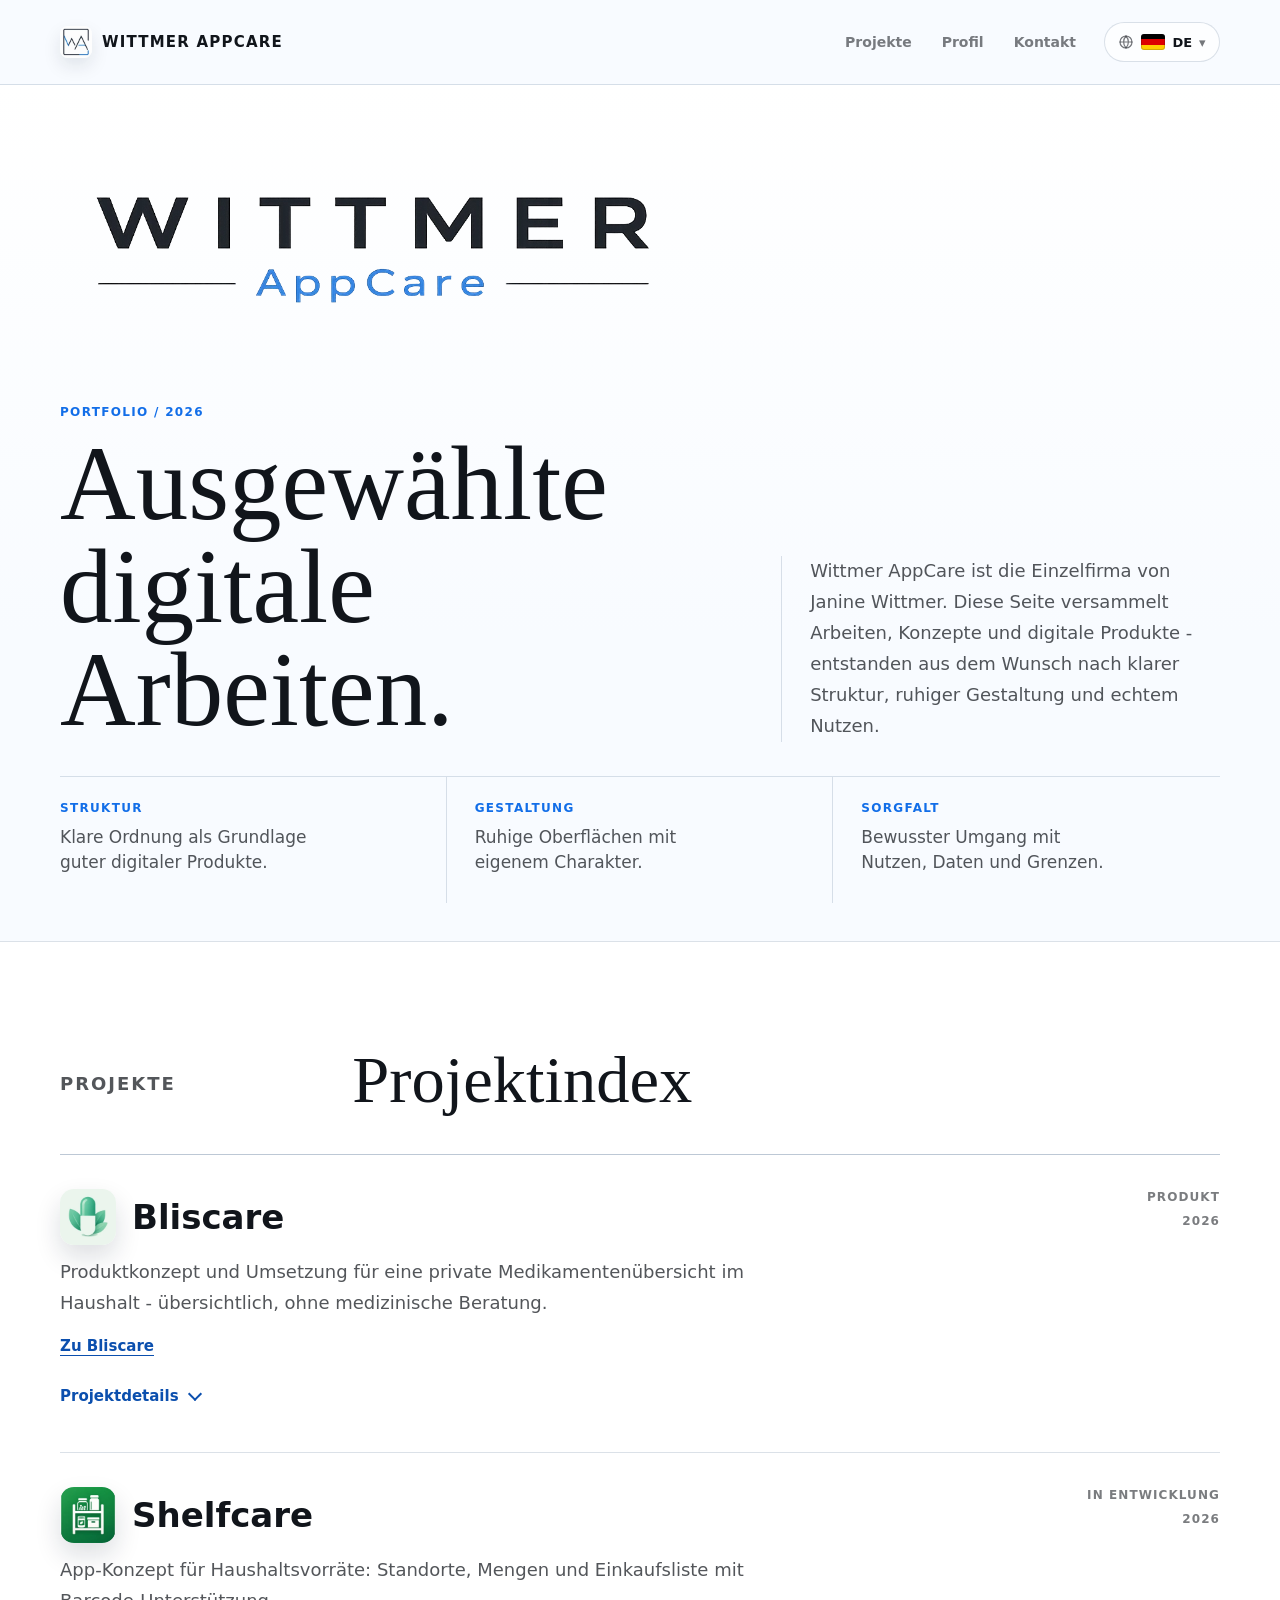
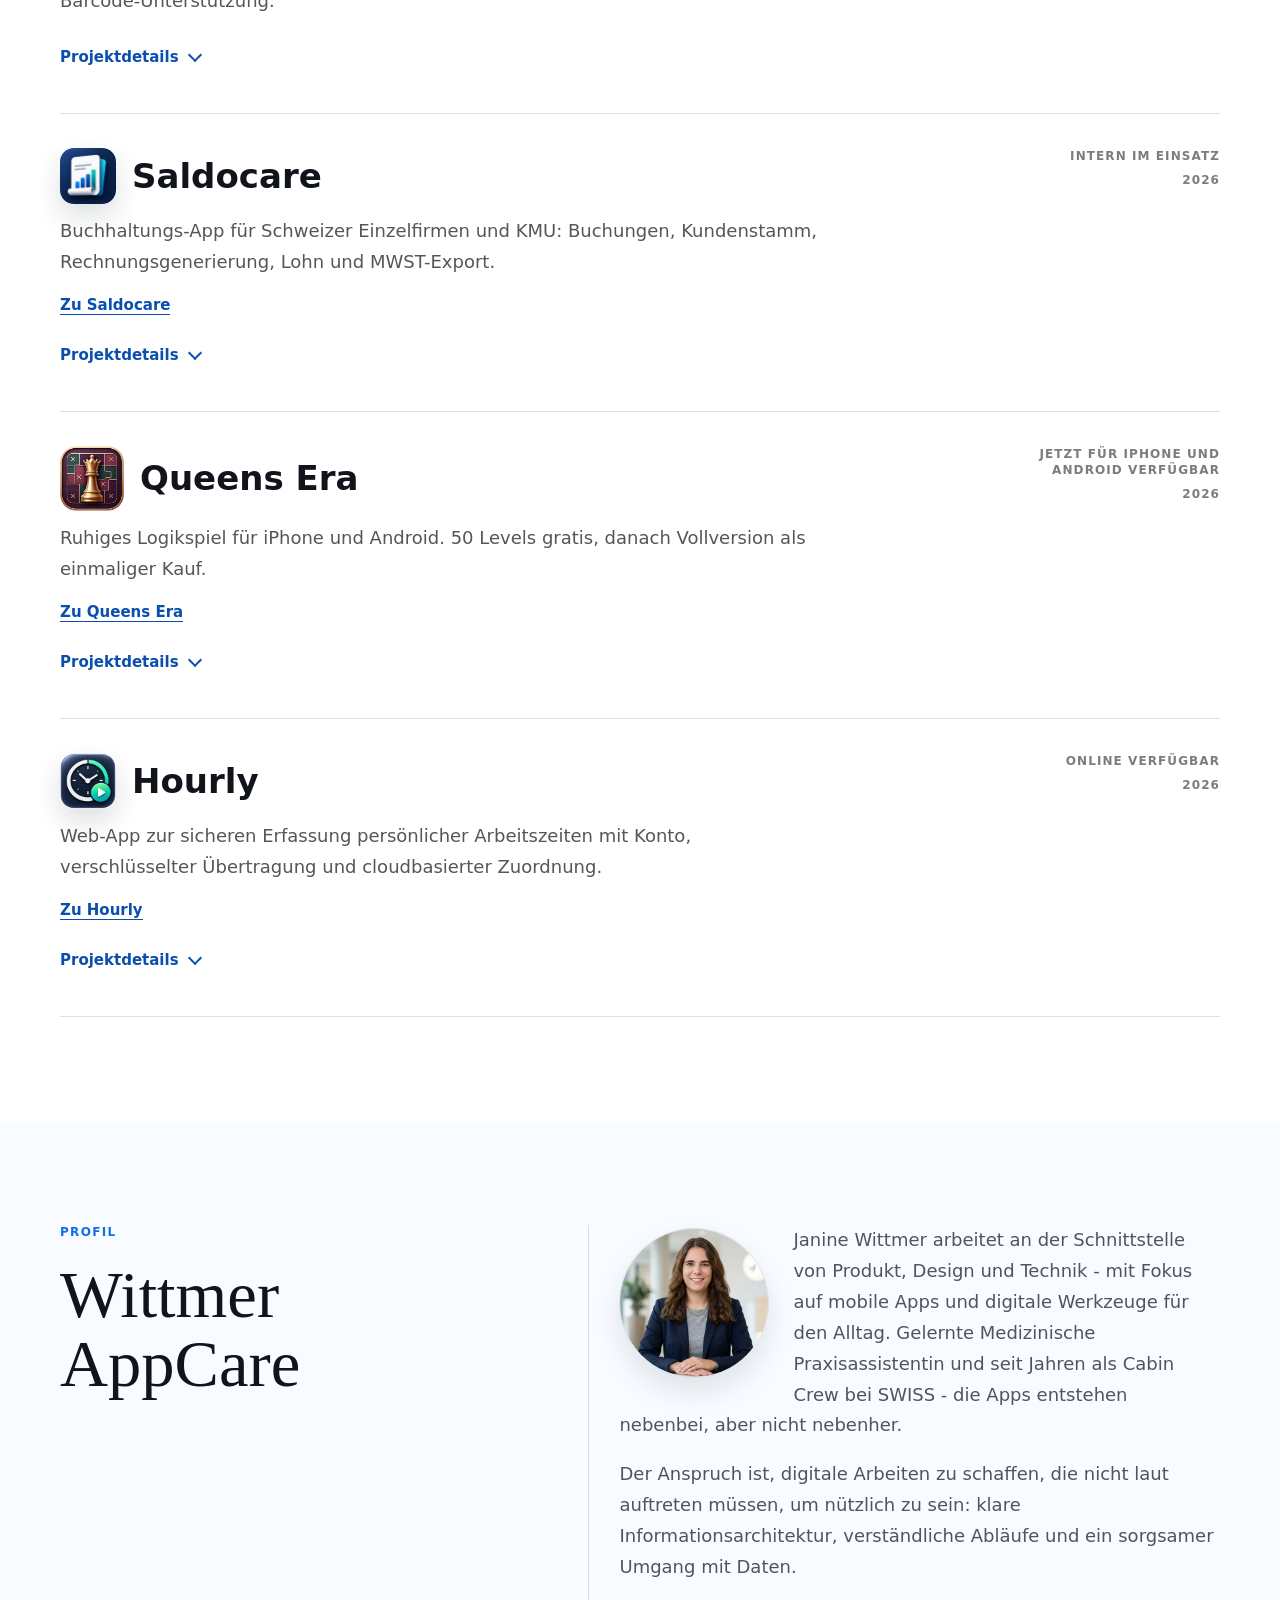
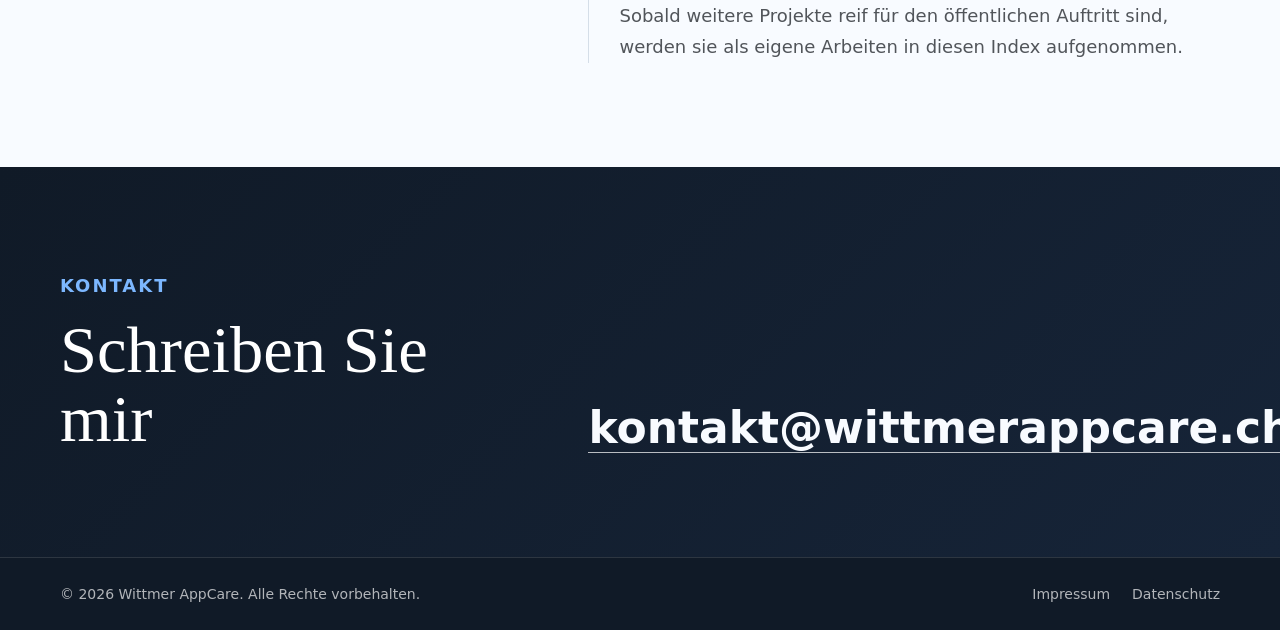
<file: index.html>
<!doctype html>
<html lang="de-CH" data-page-title="home.meta.title">
  <head>
    <meta charset="utf-8" />
    <meta name="viewport" content="width=device-width, initial-scale=1" />
    <title>Wittmer AppCare | Portfolio</title>
    <meta
      name="description"
      content="Portfolio von Wittmer AppCare: ausgewählte digitale Arbeiten und Projekte von Janine Wittmer."
      data-i18n="home.meta.description"
      data-i18n-attr="content"
    />
    <meta property="og:title" content="Wittmer AppCare | Portfolio" data-i18n="home.meta.title" data-i18n-attr="content" />
    <meta
      property="og:description"
      content="Ausgewählte Arbeiten, Projekte und digitale Konzepte von Wittmer AppCare."
      data-i18n="home.meta.ogDescription"
      data-i18n-attr="content"
    />
    <meta property="og:type" content="website" />
    <meta property="og:url" content="https://wittmerappcare.ch/" />
    <meta property="og:image" content="https://wittmerappcare.ch/images/wittmer-appcare-logo-web.png?v=3" />
    <link rel="canonical" href="https://wittmerappcare.ch/" />
    <link rel="alternate" hreflang="de" href="https://wittmerappcare.ch/" />
    <link rel="alternate" hreflang="en" href="https://wittmerappcare.ch/?lang=en" />
    <link rel="alternate" hreflang="fr" href="https://wittmerappcare.ch/?lang=fr" />
    <link rel="alternate" hreflang="it" href="https://wittmerappcare.ch/?lang=it" />
    <link rel="alternate" hreflang="x-default" href="https://wittmerappcare.ch/" />
    <link rel="icon" href="/images/wittmer-appcare-logo-web.png?v=3" type="image/png" />
    <link rel="apple-touch-icon" href="/images/wittmer-appcare-logo-web.png?v=3" />
    <link rel="stylesheet" href="styles.css?v=24" />
  </head>
  <body>
    <header class="site-header">
      <div class="container header-inner">
        <a class="brand" href="/" aria-label="Wittmer AppCare Startseite">
          <img class="brand-mark" src="/images/wittmer-appcare-logo-mark.webp" alt="" width="32" height="32" />
          <span>Wittmer AppCare</span>
        </a>
        <div class="header-actions">
          <button class="nav-toggle" type="button" aria-expanded="false" aria-controls="hauptnavigation" aria-label="Menü" data-i18n="nav.menu" data-i18n-attr="aria-label">
            <span class="nav-toggle-bar" aria-hidden="true"></span>
            <span class="nav-toggle-bar" aria-hidden="true"></span>
            <span class="nav-toggle-bar" aria-hidden="true"></span>
          </button>
          <nav class="nav" id="hauptnavigation" aria-label="Hauptnavigation">
            <a href="#arbeiten" data-i18n="nav.work">Projekte</a>
            <a href="#profil" data-i18n="nav.profile">Profil</a>
            <a href="#kontakt" data-i18n="nav.contact">Kontakt</a>
          </nav>
          <div class="language-switcher">
            <button class="language-trigger" type="button" aria-haspopup="true" aria-expanded="false">
              <span class="language-icon" aria-hidden="true">
                <svg viewBox="0 0 24 24" width="16" height="16" focusable="false">
                  <circle cx="12" cy="12" r="9" fill="none" stroke="currentColor" stroke-width="1.8" />
                  <path d="M3 12h18M12 3c2.4 2.7 3.6 5.7 3.6 9s-1.2 6.3-3.6 9M12 3c-2.4 2.7-3.6 5.7-3.6 9s1.2 6.3 3.6 9" fill="none" stroke="currentColor" stroke-width="1.8" stroke-linecap="round" />
                </svg>
              </span>
              <span class="language-current-flag flag flag-de" aria-hidden="true"></span>
              <span class="language-current-code">DE</span>
              <span class="language-chevron" aria-hidden="true">&#9662;</span>
            </button>
            <div class="language-menu" role="menu" hidden>
              <button class="language-menu-option" type="button" role="menuitemradio" data-lang="de">
                <span class="flag flag-de" aria-hidden="true"></span>
                <span>Deutsch</span>
              </button>
              <button class="language-menu-option" type="button" role="menuitemradio" data-lang="en">
                <span class="flag flag-gb" aria-hidden="true"></span>
                <span>English</span>
              </button>
              <button class="language-menu-option" type="button" role="menuitemradio" data-lang="fr">
                <span class="flag flag-fr" aria-hidden="true"></span>
                <span>Français</span>
              </button>
              <button class="language-menu-option" type="button" role="menuitemradio" data-lang="it">
                <span class="flag flag-it" aria-hidden="true"></span>
                <span>Italiano</span>
              </button>
            </div>
          </div>
        </div>
      </div>
    </header>

    <main>
      <section class="hero">
        <div class="container hero-layout">
          <div class="hero-title">
            <span class="hero-logo-crop">
              <img class="hero-logo" src="images/wittmer-appcare-logo-cropped.webp" alt="Wittmer AppCare" width="1020" height="300" />
            </span>
            <p class="eyebrow" data-i18n="hero.kicker">Portfolio / 2026</p>
            <h1 data-i18n="hero.title">Ausgewählte digitale Arbeiten.</h1>
          </div>
          <div class="hero-text">
            <p data-i18n="hero.copy">
              Wittmer AppCare ist die Einzelfirma von Janine Wittmer. Diese
              Seite versammelt Arbeiten, Konzepte und digitale Produkte -
              entstanden aus dem Wunsch nach klarer Struktur, ruhiger
              Gestaltung und echtem Nutzen.
            </p>
          </div>
        </div>
        <div class="container hero-principles">
          <div>
            <span data-i18n="hero.principle1.label">Struktur</span>
            <p data-i18n="hero.principle1.copy">Klare Ordnung als Grundlage guter digitaler Produkte.</p>
          </div>
          <div>
            <span data-i18n="hero.principle2.label">Gestaltung</span>
            <p data-i18n="hero.principle2.copy">Ruhige Oberflächen mit eigenem Charakter.</p>
          </div>
          <div>
            <span data-i18n="hero.principle3.label">Sorgfalt</span>
            <p data-i18n="hero.principle3.copy">Bewusster Umgang mit Nutzen, Daten und Grenzen.</p>
          </div>
        </div>
      </section>

      <section id="arbeiten" class="section works-section">
        <div class="container section-intro">
          <p class="eyebrow" data-i18n="work.kicker">Projekte</p>
          <h2 data-i18n="work.title">Projektindex</h2>
        </div>

        <div class="container work-index">
          <article class="work-row">
            <div>
              <div class="project-title">
                <img class="project-icon" src="images/bliscare-app-icon.webp" alt="" width="64" height="64" />
                <h3 data-i18n="work.one.title">Bliscare</h3>
              </div>
              <p data-i18n="work.one.copy">
                Produktkonzept und Umsetzung für eine private
                Medikamentenübersicht im Haushalt - übersichtlich, ohne
                medizinische Beratung.
              </p>
              <a class="project-link" href="https://bliscare.ch/" target="_blank" rel="noopener" data-i18n="work.one.link">
                Zu Bliscare
              </a>
              <div class="work-details-slot"></div>
            </div>
            <div class="work-meta">
              <span data-i18n="work.one.type">Produkt</span>
              <span>2026</span>
            </div>
          </article>

          <article class="work-row">
            <div>
              <div class="project-title">
                <img class="project-icon" src="images/shelfcare-app-icon.webp" alt="" width="64" height="64" />
                <h3 data-i18n="work.two.title">Shelfcare</h3>
              </div>
              <p data-i18n="work.two.copy">
                App-Konzept für Haushaltsvorräte: Standorte, Mengen und
                Einkaufsliste mit Barcode-Unterstützung.
              </p>
              <div class="work-details-slot"></div>
            </div>
            <div class="work-meta">
              <span data-i18n="work.two.type">In Entwicklung</span>
              <span>2026</span>
            </div>
          </article>

          <article class="work-row">
            <div>
              <div class="project-title">
                <img class="project-icon" src="images/saldocare-app-icon.webp" alt="" width="64" height="64" />
                <h3 data-i18n="work.third.title">Saldocare</h3>
              </div>
              <p data-i18n="work.third.copy">
                Buchhaltungs-App für Schweizer Einzelfirmen und KMU: Buchungen, Kundenstamm, Rechnungsgenerierung, Lohn und MWST-Export.
              </p>
              <a class="project-link" href="/saldocare" data-i18n="work.third.link">Zu Saldocare</a>
              <div class="work-details-slot"></div>
            </div>
            <div class="work-meta">
              <span data-i18n="work.third.status">Intern im Einsatz</span>
              <span>2026</span>
            </div>
          </article>

          <article class="work-row">
            <div>
              <div class="project-title">
                <img class="project-icon queens-project-icon" src="images/queens-era-app-icon.webp" alt="" width="64" height="64" />
                <h3 data-i18n="work.fourth.title">Queens Era</h3>
              </div>
              <p data-i18n="work.fourth.copy">
                Ruhiges Logikspiel für iPhone und Android. 50 Levels gratis, danach Vollversion als einmaliger Kauf.
              </p>
              <a class="project-link" href="/queens-era" data-i18n="work.fourth.link">Zu Queens Era</a>
              <div class="work-details-slot"></div>
            </div>
            <div class="work-meta">
              <span data-i18n="work.fourth.status">Jetzt f&uuml;r iPhone und Android verf&uuml;gbar</span>
              <span>2026</span>
            </div>
          </article>

          <article class="work-row">
            <div>
              <div class="project-title">
                <img class="project-icon" src="images/hourly-app-icon.webp" alt="" width="64" height="64" />
                <h3 data-i18n="work.fifth.title">Hourly</h3>
              </div>
              <p data-i18n="work.fifth.copy">
                Web-App zur sicheren Erfassung persönlicher Arbeitszeiten mit Konto, verschlüsselter Übertragung und cloudbasierter Zuordnung.
              </p>
              <a
                class="project-link"
                href="https://hourly.wittmerappcare.ch/"
                target="_blank"
                rel="noopener"
                data-i18n="work.fifth.link"
              >
                Zu Hourly
              </a>
              <div class="work-details-slot"></div>
            </div>
            <div class="work-meta">
              <span data-i18n="work.fifth.status">Online verfügbar</span>
              <span>2026</span>
            </div>
          </article>
        </div>
      </section>

      <section class="section case-section">
        <div class="container case-layout">
          <div>
            <p class="eyebrow" data-i18n="case1.kicker">Projekt 01</p>
            <h2 data-i18n="case1.title">Bliscare - Medikamente zu Hause besser im Griff.</h2>
          </div>
          <details class="case-disclosure">
            <summary class="case-toggle">
              <span class="case-toggle-more" data-i18n="case.more">Projektdetails</span>
              <span class="case-toggle-less" data-i18n="case.less">Details schliessen</span>
            </summary>
            <div class="case-copy">
              <p data-i18n="case1.copy">
              Ein alltägliches Problem, das niemand sieht: Medikamente, die noch im Schrank liegen, werden beim Arzt neu verschrieben. Bliscare macht den eigenen Haushaltsbestand sichtbar, ohne Anmeldung, ohne Cloud und ohne medizinische Ansprüche.
            </p>
            <dl class="case-facts">
              <div>
                <dt data-i18n="case1.fact1.label">Ursprung</dt>
                <dd data-i18n="case1.fact1.value">Die Idee kam nicht am Schreibtisch. Eine Freundin schaute sich Shelfcare an und stellte fest: Genau so etwas bräuchte es eigentlich für Medikamente. Viele werden unnötig neu abgegeben, weil niemand weiss, was zu Hause noch vorhanden ist. Dieser Hinweis war der Anfang von Bliscare.</dd>
              </div>
              <div>
                <dt data-i18n="case1.fact2.label">Aufgabe</dt>
                <dd data-i18n="case1.fact2.value">Übersicht schaffen, ohne ein medizinisches Tool zu werden. Die App soll helfen, den Bestand im Haushalt sichtbar zu halten, für sich selbst und auch für Angehörige, die man mitverwaltet.</dd>
              </div>
              <div>
                <dt data-i18n="case1.fact3.label">Zentrale Entscheidung</dt>
                <dd data-i18n="case1.fact3.value">Keine Anmeldung. Keine Cloud. Alle Daten bleiben lokal auf dem Gerät, bewusst und von Anfang an. Wer das Telefon wechselt, überträgt den Bestand per QR-Code.</dd>
              </div>
              <div>
                <dt data-i18n="case1.fact4.label">Schwierigste Aufgabe</dt>
                <dd data-i18n="case1.fact4.value">Nicht zu viel zu wollen. Die eigentliche Arbeit bestand darin, schlank zu bleiben und trotzdem eine Linie zu halten, die auch für ältere Nutzende verständlich ist.</dd>
              </div>
              <div>
                <dt data-i18n="case1.fact5.label">Status</dt>
                <dd data-i18n="case1.fact5.value">Demnächst im App Store und bei Google Play verfügbar.</dd>
              </div>
              </dl>
            </div>
          </details>
        </div>
      </section>

      <section class="section case-section">
        <div class="container case-layout">
          <div>
            <p class="eyebrow" data-i18n="case2.kicker">Projekt 02</p>
            <h2 data-i18n="case2.title">Shelfcare - immer wissen, was zu Hause noch da ist.</h2>
          </div>
          <details class="case-disclosure">
            <summary class="case-toggle">
              <span class="case-toggle-more" data-i18n="case.more">Projektdetails</span>
              <span class="case-toggle-less" data-i18n="case.less">Details schliessen</span>
            </summary>
            <div class="case-copy">
              <p data-i18n="case2.copy">
              Ist die Pasta im Keller noch da? Muss ich Waschmittel kaufen? Shelfcare beantwortet diese Fragen, bevor man den Weg in den Keller macht oder vor dem Regal im Laden steht, mit einer einfachen, geteilten Bestandsübersicht für den Alltag.
            </p>
            <dl class="case-facts">
              <div>
                <dt data-i18n="case2.fact1.label">Ursprung</dt>
                <dd data-i18n="case2.fact1.value">Die Idee kam aus dem Alltag: der Impuls, kurz nachzuschauen ob etwas noch da ist, ohne den Weg in den Keller. Shelfcare war die erste App-Idee, zuerst als Web-App umgesetzt. Aus dem Feedback darauf entstand dann Bliscare.</dd>
              </div>
              <div>
                <dt data-i18n="case2.fact2.label">Aufgabe</dt>
                <dd data-i18n="case2.fact2.value">Haushaltsvorräte übersichtlich halten, nach Ort, Menge und Ablaufdatum, und eine Einkaufsliste, die direkt mit dem Bestand zusammenspielt: Artikel abhaken, Bestand sofort wieder auffüllen.</dd>
              </div>
              <div>
                <dt data-i18n="case2.fact3.label">Zentrale Entscheidung</dt>
                <dd data-i18n="case2.fact3.value">Was gehört in die Basis-, was in die Pro-Version? Der Barcode-Scanner, geteilte Haushalte und das Teilen einzelner Orte gehören in die Pro-Version. Geteilte Bestände erfordern eine Synchronisation. Wenn jemand einen Artikel abzieht, wird er bei allen Haushaltsmitgliedern sofort aktualisiert. Der eigene Zugriff auf diese Daten ist dabei kein Ziel.</dd>
              </div>
              <div>
                <dt data-i18n="case2.fact4.label">Schwierigste Aufgabe</dt>
                <dd data-i18n="case2.fact4.value">Auch hier war die wichtigste Disziplin, schlank zu bleiben, jedes Feature an den richtigen Ort zu setzen und den Kern nicht mit Optionen zu überladen.</dd>
              </div>
              <div>
                <dt data-i18n="case2.fact5.label">Status</dt>
                <dd data-i18n="case2.fact5.value">In Entwicklung. Erscheint als mobile App für iOS und Android, mit Basis- und Pro-Version.</dd>
              </div>
              </dl>
            </div>
          </details>
        </div>
      </section>

      <section class="section case-section">
        <div class="container case-layout">
          <div>
            <p class="eyebrow" data-i18n="case3.kicker">Projekt 03</p>
            <h2 data-i18n="case3.title">Saldocare - Buchhaltung für Schweizer Einzelfirmen und KMU.</h2>
          </div>
          <details class="case-disclosure">
            <summary class="case-toggle">
              <span class="case-toggle-more" data-i18n="case.more">Projektdetails</span>
              <span class="case-toggle-less" data-i18n="case.less">Details schliessen</span>
            </summary>
            <div class="case-copy">
              <p data-i18n="case3.copy">
              Wer selbstständig arbeitet, braucht kein komplexes ERP, aber mehr als eine Excel-Tabelle. Saldocare ist eine Buchhaltungs-App, die speziell auf die Anforderungen Schweizer Einzelfirmen und kleiner KMU zugeschnitten ist: übersichtlich, schweizkonform und mit allem, was im Alltag wirklich gebraucht wird.
            </p>
            <dl class="case-facts">
              <div>
                <dt data-i18n="case3.fact1.label">Ursprung</dt>
                <dd data-i18n="case3.fact1.value">Die App entstand aus dem eigenen Bedürfnis: Wittmer AppCare als Einzelfirma brauchte eine einfache, schweizspezifische Buchhaltungslösung, die genau passt und keine unnötigen Funktionen mitschleppt. Also wurde sie selbst entwickelt. Ein öffentlicher Release ist in Planung.</dd>
              </div>
              <div>
                <dt data-i18n="case3.fact2.label">Umfang</dt>
                <dd data-i18n="case3.fact2.value">Buchungen mit MWST-Erfassung, Projektübersicht mit Einnahmen und Ausgaben pro Jahr, Kundenstamm mit Import-Funktion, Rechnungsgenerierung direkt aus dem Kundenstamm, Versand per E-Mail, Verbuchung als Einnahme mit einem Klick sobald eine Rechnung als bezahlt markiert wird, Lohnabrechnungen sowie Export als Excel, CSV oder Belege-ZIP.</dd>
              </div>
              <div>
                <dt data-i18n="case3.fact3.label">Zentrale Entscheidung</dt>
                <dd data-i18n="case3.fact3.value">Volle Kontrolle über die eigenen Daten. Zahlungseingänge werden bewusst manuell bestätigt. Wer eine Rechnung als bezahlt markiert, löst die Verbuchung aus. Backup und Wiederherstellung per JSON-Export.</dd>
              </div>
              <div>
                <dt data-i18n="case3.fact4.label">Schweiz-spezifisch</dt>
                <dd data-i18n="case3.fact4.value">MWST-Auswertung nach effektiver Methode (ESTV), Jahresexport mit MWST-Blatt pro Quartal, Lohnausweis-Entwurf für Arbeitnehmende und Freelancer, Rechnungsvorlagen als .docx oder PDF mit automatisch befüllten Platzhaltern.</dd>
              </div>
              <div>
                <dt data-i18n="case3.fact5.label">Status</dt>
                <dd data-i18n="case3.fact5.value">Aktuell intern im Einsatz bei Wittmer AppCare. Für einen allfälligen Release ist eine Version mit Login, Synchronisation und Abo-Modell vorgesehen.</dd>
              </div>
              </dl>
            </div>
          </details>
        </div>
      </section>

      <section class="section case-section">
        <div class="container case-layout">
          <div>
            <p class="eyebrow" data-i18n="case4.kicker">Projekt 04</p>
            <h2 data-i18n="case4.title">Queens Era - anspruchsvolle, offline spielbare Logikrätsel.</h2>
          </div>
          <details class="case-disclosure">
            <summary class="case-toggle">
              <span class="case-toggle-more" data-i18n="case.more">Projektdetails</span>
              <span class="case-toggle-less" data-i18n="case.less">Details schliessen</span>
            </summary>
            <div class="case-copy">
              <p data-i18n="case4.copy">
              Queens Era &uuml;bersetzt das bekannte Queens-Prinzip in eine ruhige App f&uuml;r iPhone und Android: genau eine Queen pro Zeile, Spalte und Farbregion, ohne dass sich zwei Queens direkt ber&uuml;hren.
            </p>
            <dl class="case-facts">
              <div>
                <dt data-i18n="case4.fact1.label">Umfang</dt>
                <dd data-i18n="case4.fact1.value">21'300 Levels von 7 x 7 bis 12 x 12 mit den Schwierigkeitsstufen Mittel, Schwer, Sehr schwer und Extrem.</dd>
              </div>
              <div>
                <dt data-i18n="case4.fact2.label">Spielgef&uuml;hl</dt>
                <dd data-i18n="case4.fact2.value">Klare Gesten, R&uuml;ckg&auml;ngig und Wiederholen, Neustart sowie ein logisch erkl&auml;rbares Hinweissystem halten den Spielfluss ruhig und nachvollziehbar.</dd>
              </div>
              <div>
                <dt data-i18n="case4.fact3.label">Zentrale Entscheidung</dt>
                <dd data-i18n="case4.fact3.value">Kein Konto und keine Werbung. Spielstand und Statistik bleiben lokal auf dem Gerät; Käufe laufen über App Store, Google Play und RevenueCat.</dd>
              </div>
              <div>
                <dt data-i18n="case4.fact4.label">Technik</dt>
                <dd data-i18n="case4.fact4.value">Ein eigener deterministischer Generator, Solver und Human Solver pr&uuml;fen Eindeutigkeit, logische L&ouml;sbarkeit, Schwierigkeit und strukturelle Vielfalt.</dd>
              </div>
              <div>
                <dt data-i18n="case4.fact5.label">Status</dt>
                <dd data-i18n="case4.fact5.value">Jetzt f&uuml;r iPhone und Android verf&uuml;gbar.</dd>
              </div>
              </dl>
            </div>
          </details>
        </div>
      </section>

      <section id="hourly" class="section case-section">
        <div class="container case-layout">
          <div>
            <p class="eyebrow" data-i18n="case5.kicker">Projekt 05</p>
            <h2 data-i18n="case5.title">Hourly - Arbeitszeiten einfach und sicher erfassen.</h2>
          </div>
          <details class="case-disclosure">
            <summary class="case-toggle">
              <span class="case-toggle-more" data-i18n="case.more">Projektdetails</span>
              <span class="case-toggle-less" data-i18n="case.less">Details schliessen</span>
            </summary>
            <div class="case-copy">
              <p data-i18n="case5.copy">
              Hourly bringt die persönliche Zeiterfassung in eine klare Web-App. Arbeitszeiten werden sicher übertragen, dem eigenen Konto zugeordnet und bleiben nach der Anmeldung zentral verfügbar.
            </p>
            <dl class="case-facts">
              <div>
                <dt data-i18n="case5.fact1.label">Aufgabe</dt>
                <dd data-i18n="case5.fact1.value">Persönliche Arbeitszeiten in einer übersichtlichen Anwendung erfassen und zuverlässig dem eigenen Konto zuordnen.</dd>
              </div>
              <div>
                <dt data-i18n="case5.fact2.label">Zugang</dt>
                <dd data-i18n="case5.fact2.value">Die Anmeldung erfolgt per E-Mail und Passwort. Neue Nutzende können direkt über die Landingpage ein persönliches Konto anlegen.</dd>
              </div>
              <div>
                <dt data-i18n="case5.fact3.label">Datenschutz</dt>
                <dd data-i18n="case5.fact3.value">Arbeitszeiten werden verschlüsselt übertragen und ausschliesslich dem persönlichen Konto zugeordnet.</dd>
              </div>
              <div>
                <dt data-i18n="case5.fact4.label">Datenübernahme</dt>
                <dd data-i18n="case5.fact4.value">Die Daten werden in der Convex-Cloud gespeichert. Bereits lokal erfasste Daten können nach der Anmeldung einmalig übernommen werden.</dd>
              </div>
              <div>
                <dt data-i18n="case5.fact5.label">Status</dt>
                <dd data-i18n="case5.fact5.value">Online verfügbar. Die Landingpage führt direkt zur Anmeldung oder Registrierung.</dd>
              </div>
              </dl>
            </div>
          </details>
        </div>
      </section>

      <section id="profil" class="section profile-section">
        <div class="container profile-layout">
          <div class="profile-heading">
            <p class="eyebrow" data-i18n="profile.kicker">Profil</p>
            <h2>Wittmer AppCare</h2>
          </div>
          <div class="profile-text">
            <img
              class="profile-photo"
              src="images/janine-wittmer-profile.webp"
              alt="Janine Wittmer"
              width="1024"
              height="1024"
            />
            <p class="profile-bio" data-i18n="profile.bio">
              Janine Wittmer arbeitet an der Schnittstelle von Produkt, Design und Technik - mit Fokus auf mobile Apps und digitale Werkzeuge für den Alltag. Gelernte Medizinische Praxisassistentin und seit Jahren als Cabin Crew bei SWISS - die Apps entstehen nebenbei, aber nicht nebenher.
            </p>
            <p data-i18n="profile.copy1">
              Der Anspruch ist, digitale Arbeiten zu schaffen, die nicht laut
              auftreten müssen, um nützlich zu sein: klare
              Informationsarchitektur, verständliche Abläufe und ein sorgsamer
              Umgang mit Daten.
            </p>
            <p data-i18n="profile.copy2">
              Sobald weitere Projekte reif für den öffentlichen Auftritt sind,
              werden sie als eigene Arbeiten in diesen Index aufgenommen.
            </p>
          </div>
        </div>
      </section>

      <section id="kontakt" class="section contact-section">
        <div class="container contact-layout">
          <div>
            <p class="eyebrow" data-i18n="contact.kicker">Kontakt</p>
            <h2 data-i18n="contact.title">Schreiben Sie mir</h2>
          </div>
          <a class="contact-link" href="mailto:kontakt@wittmerappcare.ch">
            kontakt@wittmerappcare.ch
          </a>
        </div>
      </section>
    </main>

    <footer class="site-footer">
      <div class="container footer-inner">
        <p data-i18n="footer.copy">&copy; 2026 Wittmer AppCare. Alle Rechte vorbehalten.</p>
        <div class="footer-links">
          <a href="/impressum" data-i18n="footer.imprint">Impressum</a>
          <a href="/datenschutz" data-i18n="footer.privacy">Datenschutz</a>
        </div>
      </div>
    </footer>
    <script src="/i18n.js?v=35"></script>
  </body>
</html>
</file>
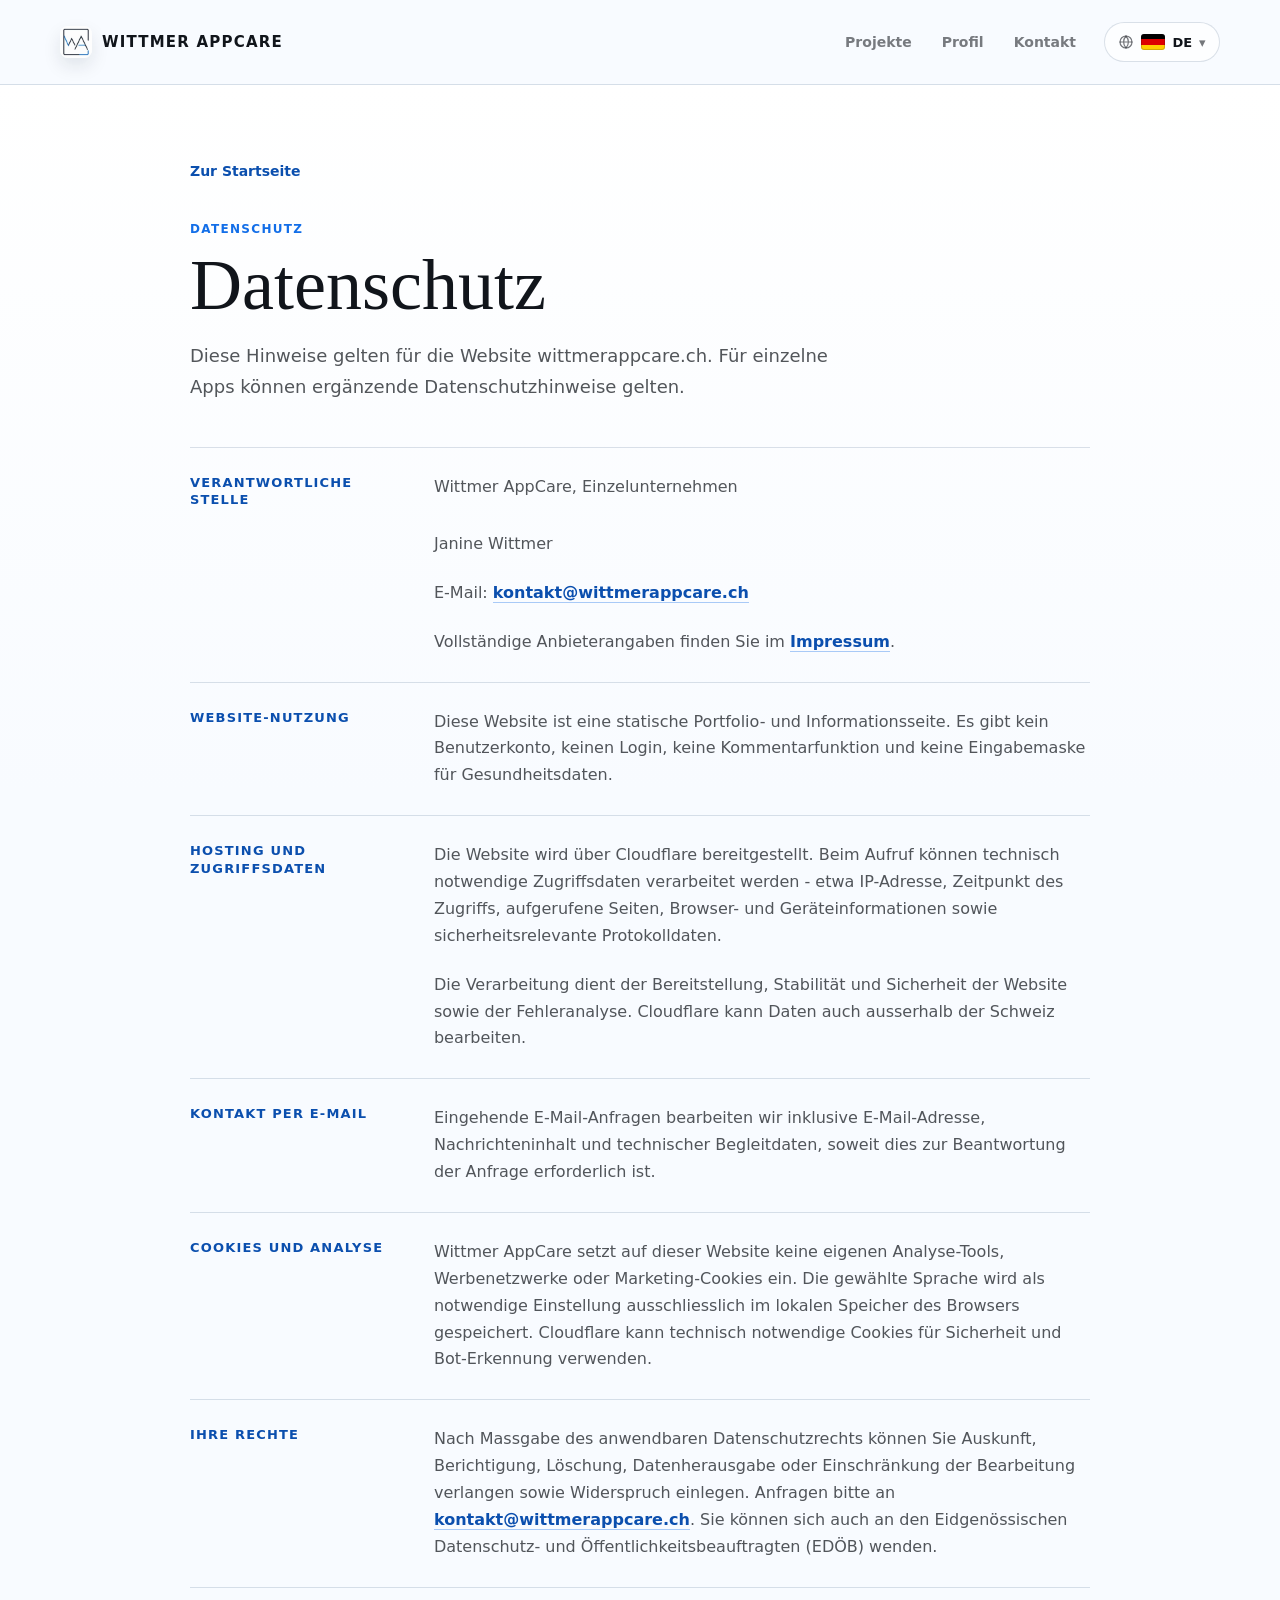
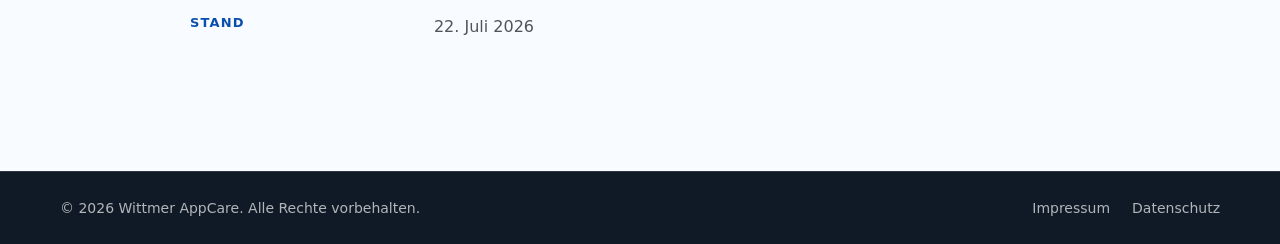
<file: datenschutz.html>
<!doctype html>
<html lang="de-CH" data-page-title="privacy.meta.title">
  <head>
    <meta charset="utf-8" />
    <meta name="viewport" content="width=device-width, initial-scale=1" />
    <title>Datenschutz | Wittmer AppCare</title>
    <meta name="description" content="Datenschutzhinweise zur Website von Wittmer AppCare." data-i18n="privacy.meta.description" data-i18n-attr="content" />
    <link rel="canonical" href="https://wittmerappcare.ch/datenschutz" />
    <link rel="alternate" hreflang="de" href="https://wittmerappcare.ch/datenschutz" />
    <link rel="alternate" hreflang="en" href="https://wittmerappcare.ch/datenschutz?lang=en" />
    <link rel="alternate" hreflang="fr" href="https://wittmerappcare.ch/datenschutz?lang=fr" />
    <link rel="alternate" hreflang="it" href="https://wittmerappcare.ch/datenschutz?lang=it" />
    <link rel="alternate" hreflang="x-default" href="https://wittmerappcare.ch/datenschutz" />
    <link rel="icon" href="/images/wittmer-appcare-logo-web.png?v=3" type="image/png" />
    <link rel="apple-touch-icon" href="/images/wittmer-appcare-logo-web.png?v=3" />
    <link rel="stylesheet" href="styles.css?v=24" />
  </head>
  <body>
    <header class="site-header">
      <div class="container header-inner">
        <a class="brand" href="/" aria-label="Wittmer AppCare Startseite">
          <img class="brand-mark" src="/images/wittmer-appcare-logo-mark.webp" alt="" width="32" height="32" />
          <span>Wittmer AppCare</span>
        </a>
        <div class="header-actions">
          <button class="nav-toggle" type="button" aria-expanded="false" aria-controls="hauptnavigation" aria-label="Menü" data-i18n="nav.menu" data-i18n-attr="aria-label">
            <span class="nav-toggle-bar" aria-hidden="true"></span>
            <span class="nav-toggle-bar" aria-hidden="true"></span>
            <span class="nav-toggle-bar" aria-hidden="true"></span>
          </button>
          <nav class="nav" id="hauptnavigation" aria-label="Hauptnavigation">
            <a href="/#arbeiten" data-i18n="nav.work">Projekte</a>
            <a href="/#profil" data-i18n="nav.profile">Profil</a>
            <a href="/#kontakt" data-i18n="nav.contact">Kontakt</a>
          </nav>
          <div class="language-switcher">
            <button class="language-trigger" type="button" aria-haspopup="true" aria-expanded="false">
              <span class="language-icon" aria-hidden="true">
                <svg viewBox="0 0 24 24" width="16" height="16" focusable="false">
                  <circle cx="12" cy="12" r="9" fill="none" stroke="currentColor" stroke-width="1.8" />
                  <path d="M3 12h18M12 3c2.4 2.7 3.6 5.7 3.6 9s-1.2 6.3-3.6 9M12 3c-2.4 2.7-3.6 5.7-3.6 9s1.2 6.3 3.6 9" fill="none" stroke="currentColor" stroke-width="1.8" stroke-linecap="round" />
                </svg>
              </span>
              <span class="language-current-flag flag flag-de" aria-hidden="true"></span>
              <span class="language-current-code">DE</span>
              <span class="language-chevron" aria-hidden="true">&#9662;</span>
            </button>
            <div class="language-menu" role="menu" hidden>
              <button class="language-menu-option" type="button" role="menuitemradio" data-lang="de">
                <span class="flag flag-de" aria-hidden="true"></span>
                <span>Deutsch</span>
              </button>
              <button class="language-menu-option" type="button" role="menuitemradio" data-lang="en">
                <span class="flag flag-gb" aria-hidden="true"></span>
                <span>English</span>
              </button>
              <button class="language-menu-option" type="button" role="menuitemradio" data-lang="fr">
                <span class="flag flag-fr" aria-hidden="true"></span>
                <span>Français</span>
              </button>
              <button class="language-menu-option" type="button" role="menuitemradio" data-lang="it">
                <span class="flag flag-it" aria-hidden="true"></span>
                <span>Italiano</span>
              </button>
            </div>
          </div>
        </div>
      </div>
    </header>

    <main class="legal-main">
      <div class="legal-page">
        <a class="back-link" href="/" data-i18n="legal.back">Zur Startseite</a>
        <p class="eyebrow" data-i18n="privacy.kicker">Datenschutz</p>
        <h1 data-i18n="privacy.title">Datenschutz</h1>
        <p class="lead" data-i18n="privacy.lead">
          Diese Hinweise gelten für die Website wittmerappcare.ch. Für einzelne
          Apps können ergänzende Datenschutzhinweise gelten.
        </p>

        <section class="legal-box">
          <h2 data-i18n="privacy.controller.title">Verantwortliche Stelle</h2>
          <p>Wittmer AppCare, Einzelunternehmen</p>
          <p>Janine Wittmer</p>
          <p>
            E-Mail:
            <a href="mailto:kontakt@wittmerappcare.ch">kontakt@wittmerappcare.ch</a>
          </p>
          <p>
            <span data-i18n="privacy.controller.imprintPrefix">Vollständige Anbieterangaben finden Sie im</span>
            <a href="/impressum" data-i18n="privacy.controller.imprintLink">Impressum</a><span data-i18n="privacy.controller.imprintSuffix">.</span>
          </p>
        </section>

        <section class="legal-box">
          <h2 data-i18n="privacy.website.title">Website-Nutzung</h2>
          <p data-i18n="privacy.website.copy">
            Diese Website ist eine statische Portfolio- und Informationsseite.
            Es gibt kein Benutzerkonto, keinen Login, keine Kommentarfunktion
            und keine Eingabemaske für Gesundheitsdaten.
          </p>
        </section>

        <section class="legal-box">
          <h2 data-i18n="privacy.hosting.title">Hosting und Zugriffsdaten</h2>
          <p data-i18n="privacy.hosting.copy1">
            Die Website wird über Cloudflare bereitgestellt. Beim Aufruf können
            technisch notwendige Zugriffsdaten verarbeitet werden - etwa
            IP-Adresse, Zeitpunkt des Zugriffs, aufgerufene Seiten,
            Browser- und Geräteinformationen sowie sicherheitsrelevante
            Protokolldaten.
          </p>
          <p data-i18n="privacy.hosting.copy2">
            Die Verarbeitung dient der Bereitstellung, Stabilität und Sicherheit
            der Website sowie der Fehleranalyse. Cloudflare kann Daten auch
            ausserhalb der Schweiz bearbeiten.
          </p>
        </section>

        <section class="legal-box">
          <h2 data-i18n="privacy.email.title">Kontakt per E-Mail</h2>
          <p data-i18n="privacy.email.copy">
            Eingehende E-Mail-Anfragen bearbeiten wir inklusive E-Mail-Adresse,
            Nachrichteninhalt und technischer Begleitdaten, soweit dies zur
            Beantwortung der Anfrage erforderlich ist.
          </p>
        </section>

        <section class="legal-box">
          <h2 data-i18n="privacy.cookies.title">Cookies und Analyse</h2>
          <p data-i18n="privacy.cookies.copy">
            Wittmer AppCare setzt auf dieser Website keine eigenen
            Analyse-Tools, Werbenetzwerke oder Marketing-Cookies ein. Die
            gewählte Sprache wird als notwendige Einstellung ausschliesslich im
            lokalen Speicher des Browsers gespeichert. Cloudflare kann technisch
            notwendige Cookies für Sicherheit und Bot-Erkennung verwenden.
          </p>
        </section>

        <section class="legal-box">
          <h2 data-i18n="privacy.rights.title">Ihre Rechte</h2>
          <p>
            <span data-i18n="privacy.rights.copy">Nach Massgabe des anwendbaren Datenschutzrechts können Sie Auskunft,
            Berichtigung, Löschung, Datenherausgabe oder Einschränkung der
            Bearbeitung verlangen sowie Widerspruch einlegen. Anfragen bitte an</span>
            <a href="mailto:kontakt@wittmerappcare.ch">kontakt@wittmerappcare.ch</a>.
            <span data-i18n="privacy.rights.authority">Sie können sich auch an den Eidgenössischen Datenschutz- und Öffentlichkeitsbeauftragten (EDÖB) wenden.</span>
          </p>
        </section>

        <section class="legal-box">
          <h2 data-i18n="privacy.updated.title">Stand</h2>
          <p data-i18n="privacy.updated.copy">22. Juli 2026</p>
        </section>
      </div>
    </main>

    <footer class="site-footer">
      <div class="container footer-inner">
        <p data-i18n="footer.copy">&copy; 2026 Wittmer AppCare. Alle Rechte vorbehalten.</p>
        <div class="footer-links">
          <a href="/impressum" data-i18n="footer.imprint">Impressum</a>
          <a href="/datenschutz" data-i18n="footer.privacy">Datenschutz</a>
        </div>
      </div>
    </footer>
    <script src="/i18n.js?v=35"></script>
  </body>
</html>
</file>
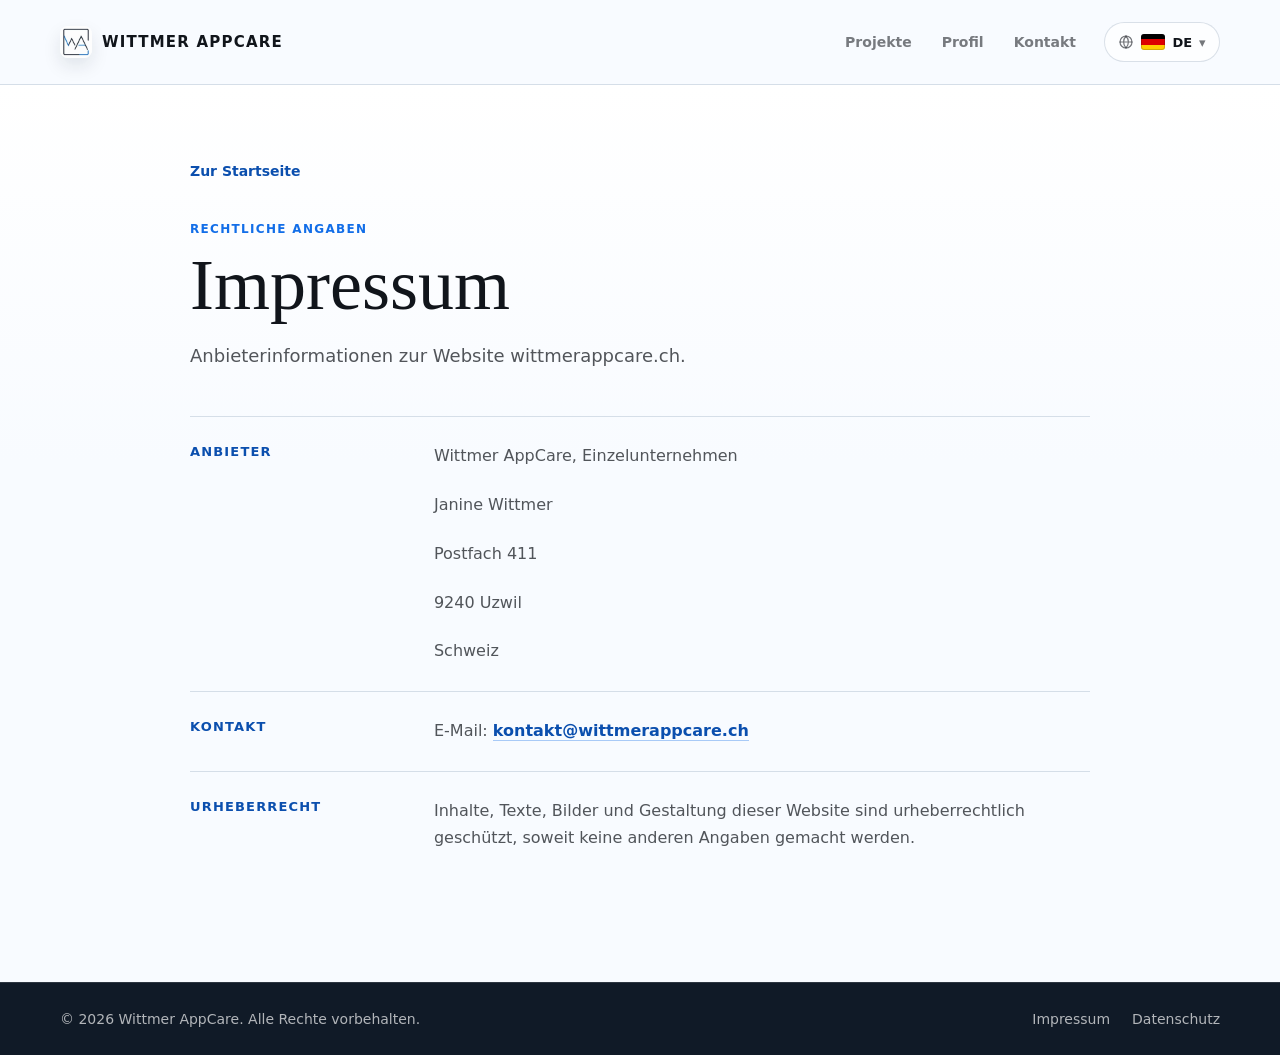
<file: impressum.html>
<!doctype html>
<html lang="de-CH" data-page-title="imprint.meta.title">
  <head>
    <meta charset="utf-8" />
    <meta name="viewport" content="width=device-width, initial-scale=1" />
    <title>Impressum | Wittmer AppCare</title>
    <meta name="description" content="Impressum von Wittmer AppCare." data-i18n="imprint.meta.description" data-i18n-attr="content" />
    <link rel="canonical" href="https://wittmerappcare.ch/impressum" />
    <link rel="alternate" hreflang="de" href="https://wittmerappcare.ch/impressum" />
    <link rel="alternate" hreflang="en" href="https://wittmerappcare.ch/impressum?lang=en" />
    <link rel="alternate" hreflang="fr" href="https://wittmerappcare.ch/impressum?lang=fr" />
    <link rel="alternate" hreflang="it" href="https://wittmerappcare.ch/impressum?lang=it" />
    <link rel="alternate" hreflang="x-default" href="https://wittmerappcare.ch/impressum" />
    <link rel="icon" href="/images/wittmer-appcare-logo-web.png?v=3" type="image/png" />
    <link rel="apple-touch-icon" href="/images/wittmer-appcare-logo-web.png?v=3" />
    <link rel="stylesheet" href="styles.css?v=24" />
  </head>
  <body>
    <header class="site-header">
      <div class="container header-inner">
        <a class="brand" href="/" aria-label="Wittmer AppCare Startseite">
          <img class="brand-mark" src="/images/wittmer-appcare-logo-mark.webp" alt="" width="32" height="32" />
          <span>Wittmer AppCare</span>
        </a>
        <div class="header-actions">
          <button class="nav-toggle" type="button" aria-expanded="false" aria-controls="hauptnavigation" aria-label="Menü" data-i18n="nav.menu" data-i18n-attr="aria-label">
            <span class="nav-toggle-bar" aria-hidden="true"></span>
            <span class="nav-toggle-bar" aria-hidden="true"></span>
            <span class="nav-toggle-bar" aria-hidden="true"></span>
          </button>
          <nav class="nav" id="hauptnavigation" aria-label="Hauptnavigation">
            <a href="/#arbeiten" data-i18n="nav.work">Projekte</a>
            <a href="/#profil" data-i18n="nav.profile">Profil</a>
            <a href="/#kontakt" data-i18n="nav.contact">Kontakt</a>
          </nav>
          <div class="language-switcher">
            <button class="language-trigger" type="button" aria-haspopup="true" aria-expanded="false">
              <span class="language-icon" aria-hidden="true">
                <svg viewBox="0 0 24 24" width="16" height="16" focusable="false">
                  <circle cx="12" cy="12" r="9" fill="none" stroke="currentColor" stroke-width="1.8" />
                  <path d="M3 12h18M12 3c2.4 2.7 3.6 5.7 3.6 9s-1.2 6.3-3.6 9M12 3c-2.4 2.7-3.6 5.7-3.6 9s1.2 6.3 3.6 9" fill="none" stroke="currentColor" stroke-width="1.8" stroke-linecap="round" />
                </svg>
              </span>
              <span class="language-current-flag flag flag-de" aria-hidden="true"></span>
              <span class="language-current-code">DE</span>
              <span class="language-chevron" aria-hidden="true">&#9662;</span>
            </button>
            <div class="language-menu" role="menu" hidden>
              <button class="language-menu-option" type="button" role="menuitemradio" data-lang="de">
                <span class="flag flag-de" aria-hidden="true"></span>
                <span>Deutsch</span>
              </button>
              <button class="language-menu-option" type="button" role="menuitemradio" data-lang="en">
                <span class="flag flag-gb" aria-hidden="true"></span>
                <span>English</span>
              </button>
              <button class="language-menu-option" type="button" role="menuitemradio" data-lang="fr">
                <span class="flag flag-fr" aria-hidden="true"></span>
                <span>Français</span>
              </button>
              <button class="language-menu-option" type="button" role="menuitemradio" data-lang="it">
                <span class="flag flag-it" aria-hidden="true"></span>
                <span>Italiano</span>
              </button>
            </div>
          </div>
        </div>
      </div>
    </header>

    <main class="legal-main">
      <div class="legal-page">
        <a class="back-link" href="/" data-i18n="legal.back">Zur Startseite</a>
        <p class="eyebrow" data-i18n="imprint.kicker">Rechtliche Angaben</p>
        <h1 data-i18n="imprint.title">Impressum</h1>
        <p class="lead" data-i18n="imprint.lead">Anbieterinformationen zur Website wittmerappcare.ch.</p>

        <section class="legal-box">
          <h2 data-i18n="imprint.provider.title">Anbieter</h2>
          <p>Wittmer AppCare, Einzelunternehmen</p>
          <p>Janine Wittmer</p>
          <p>Postfach 411</p>
          <p>9240 Uzwil</p>
          <p>Schweiz</p>
        </section>

        <section class="legal-box">
          <h2 data-i18n="imprint.contact.title">Kontakt</h2>
          <p>
            <span data-i18n="imprint.contact.email">E-Mail:</span>
            <a href="mailto:kontakt@wittmerappcare.ch">kontakt@wittmerappcare.ch</a>
          </p>
        </section>

        <section class="legal-box">
          <h2 data-i18n="imprint.copyright.title">Urheberrecht</h2>
          <p data-i18n="imprint.copyright.copy">
            Inhalte, Texte, Bilder und Gestaltung dieser Website sind
            urheberrechtlich geschützt, soweit keine anderen Angaben gemacht
            werden.
          </p>
        </section>
      </div>
    </main>

    <footer class="site-footer">
      <div class="container footer-inner">
        <p data-i18n="footer.copy">&copy; 2026 Wittmer AppCare. Alle Rechte vorbehalten.</p>
        <div class="footer-links">
          <a href="/impressum" data-i18n="footer.imprint">Impressum</a>
          <a href="/datenschutz" data-i18n="footer.privacy">Datenschutz</a>
        </div>
      </div>
    </footer>
    <script src="/i18n.js?v=35"></script>
  </body>
</html>
</file>
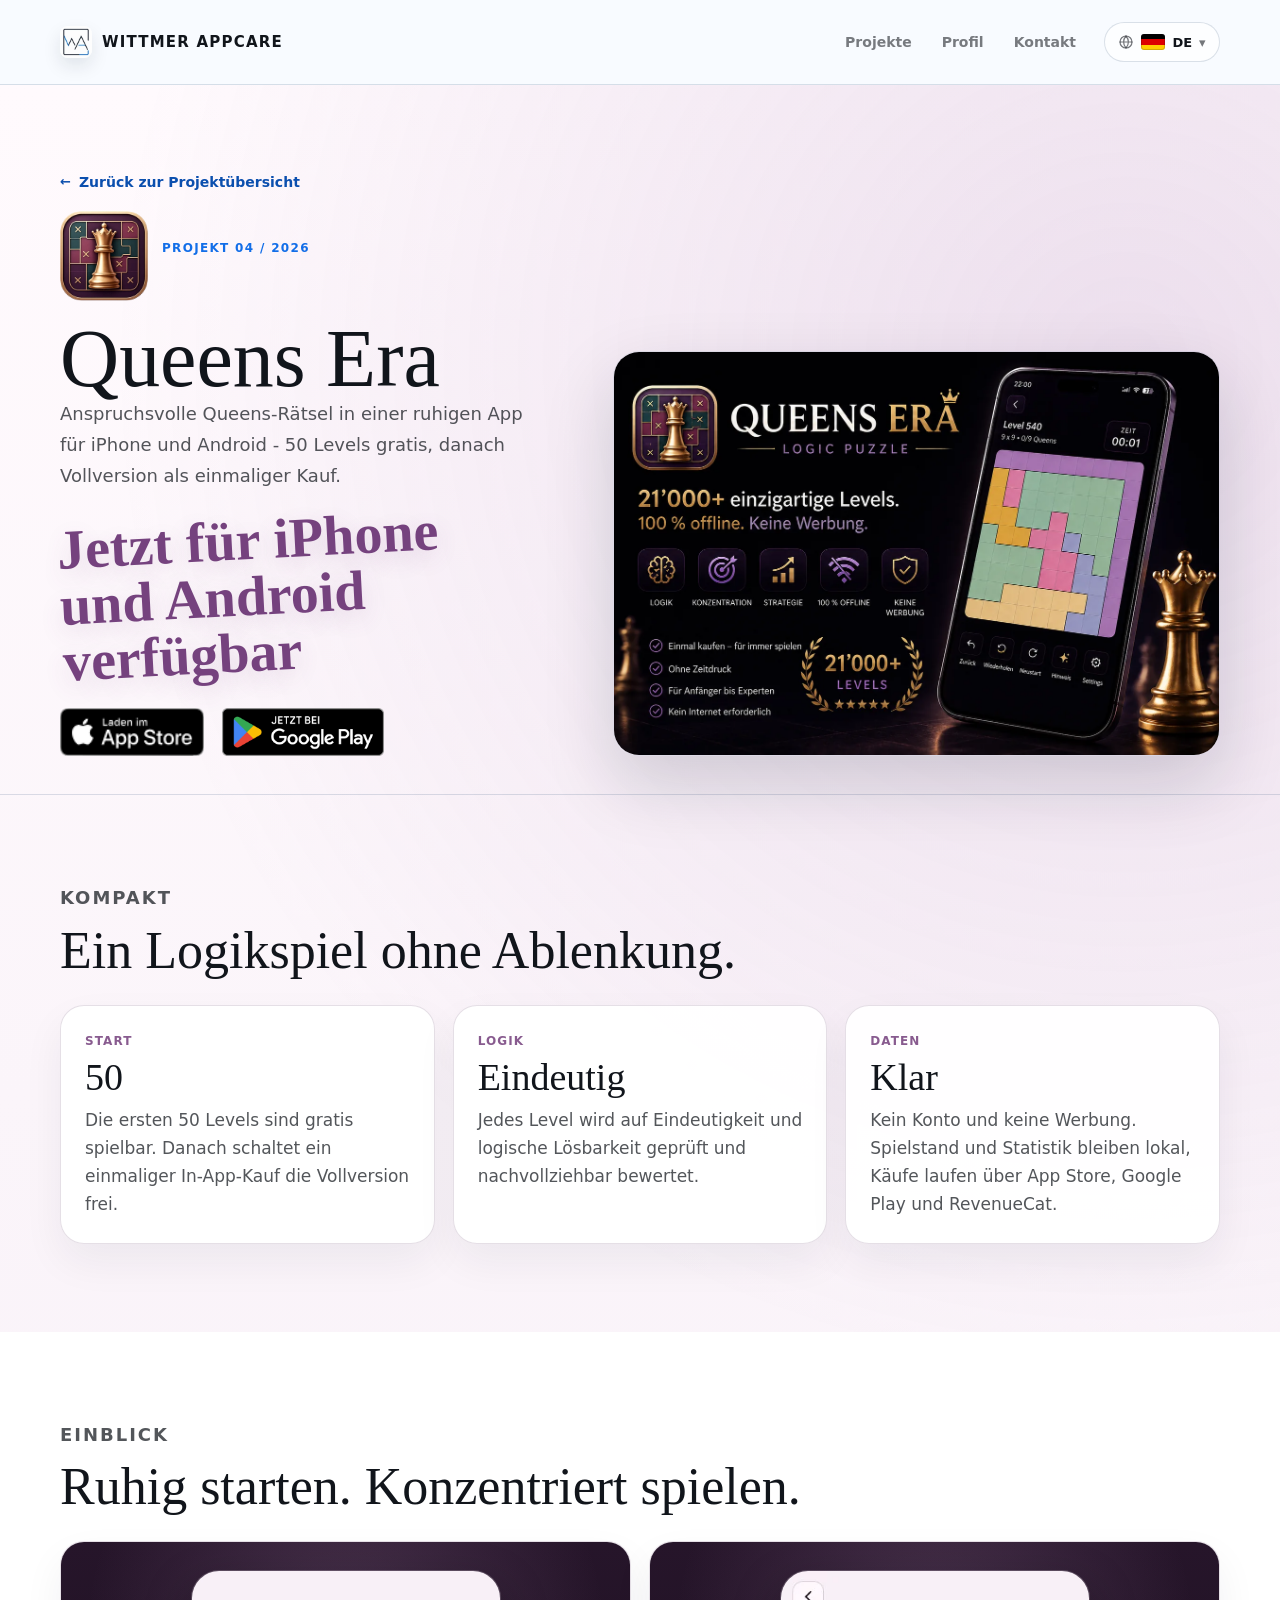
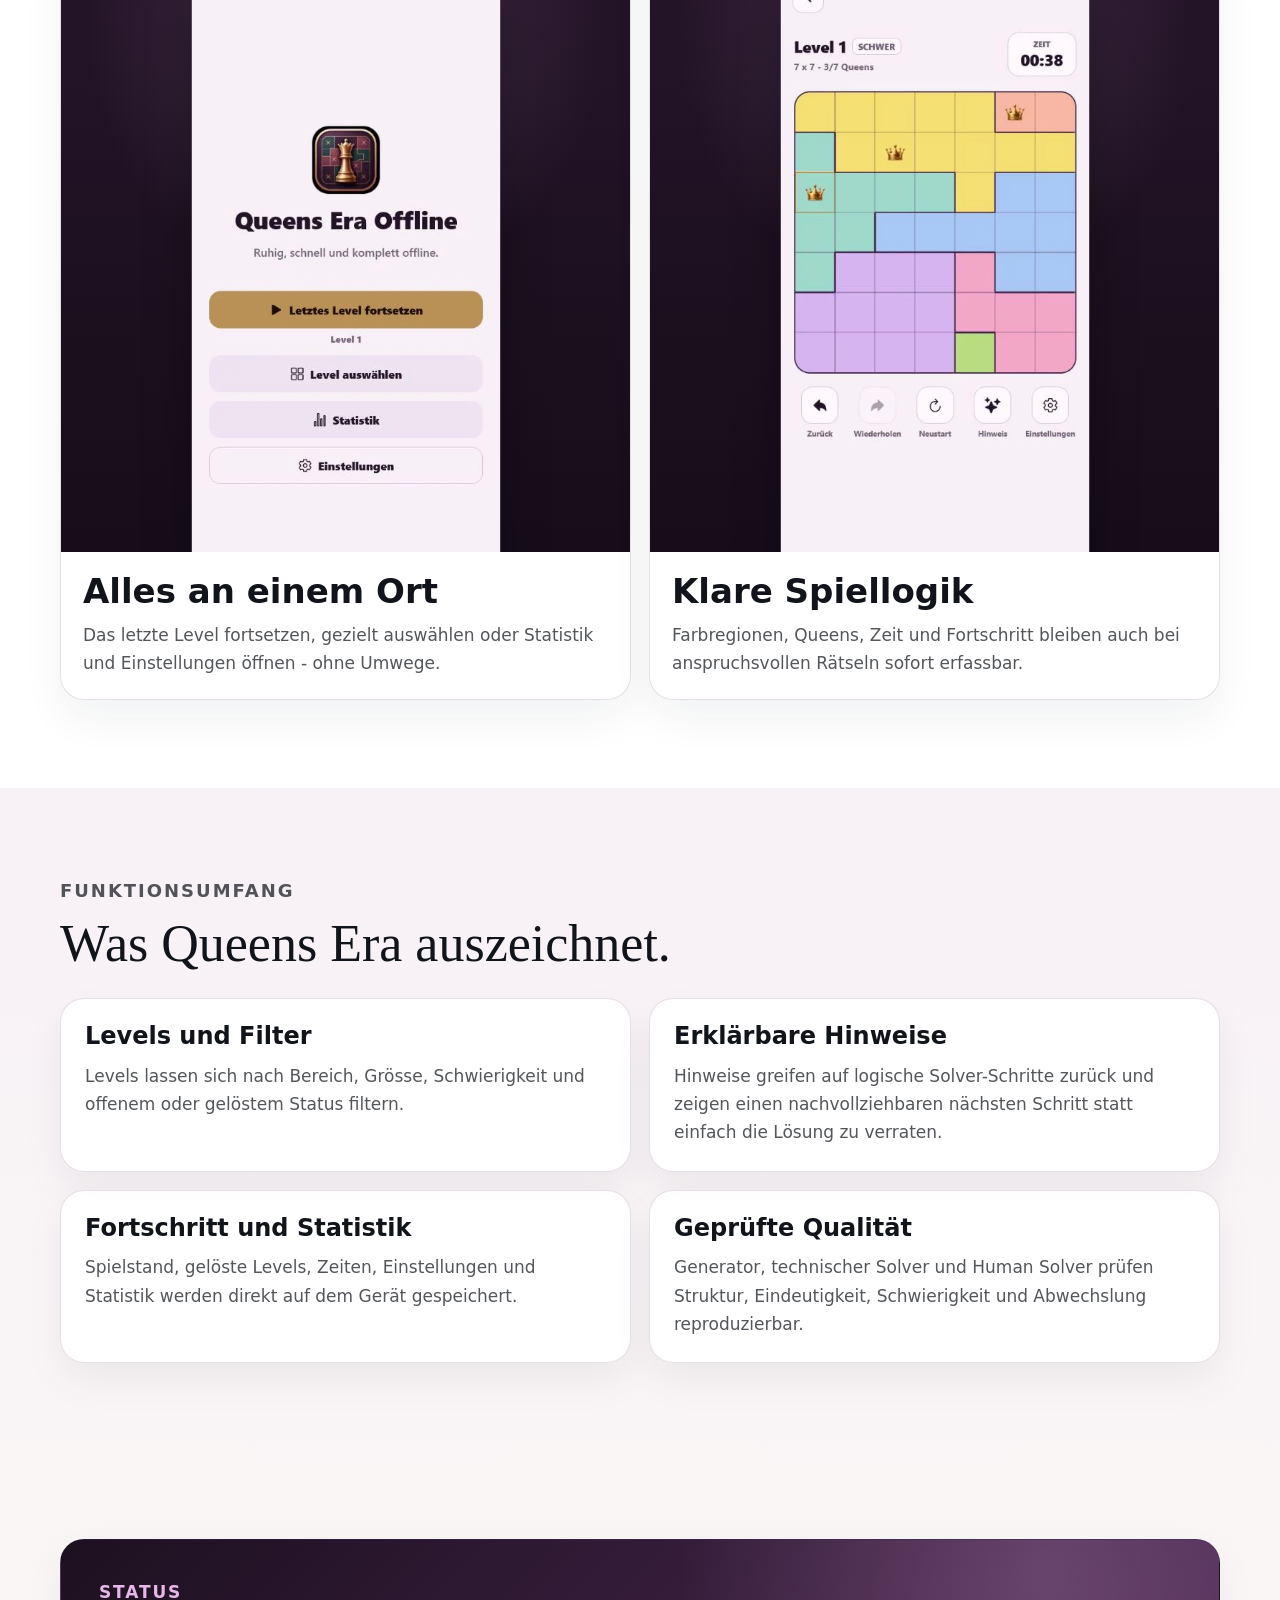
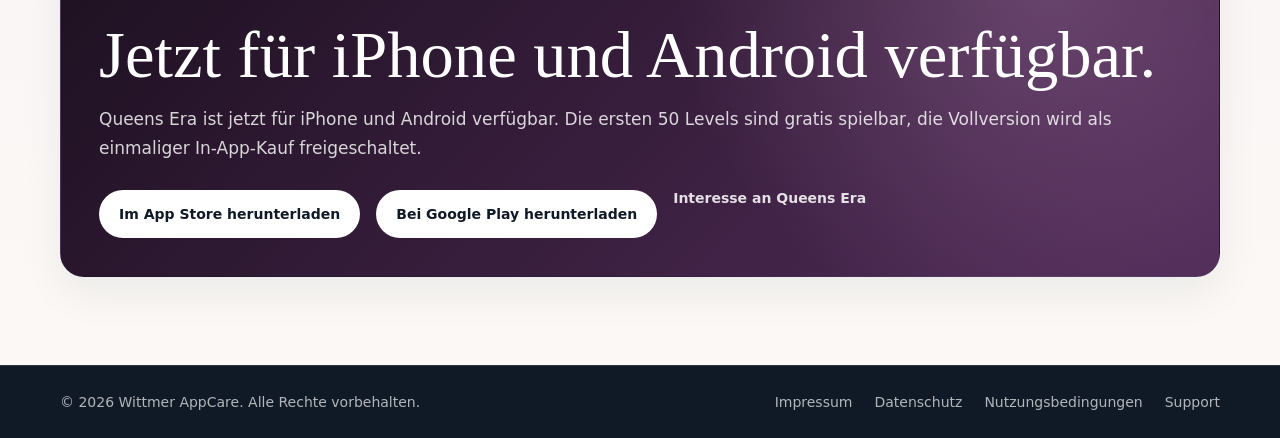
<file: queens-era.html>
<!doctype html>
<html lang="de-CH" data-page-title="queens.meta.title">
  <head>
    <meta charset="utf-8" />
    <meta name="viewport" content="width=device-width, initial-scale=1" />
    <title>Queens Era Offline | Wittmer AppCare</title>
    <meta name="description" content="Queens Era ist ein ruhiges Logikspiel f&uuml;r iPhone und Android: 50 Levels gratis, danach Vollversion als einmaliger In-App-Kauf." data-i18n="queens.meta.description" data-i18n-attr="content" />
    <meta property="og:title" content="Queens Era Offline | Wittmer AppCare" data-i18n="queens.meta.title" data-i18n-attr="content" />
    <meta property="og:description" content="Ruhige Logikr&auml;tsel ohne Konto und ohne Werbung. Jetzt f&uuml;r iPhone und Android verf&uuml;gbar: 50 Levels gratis, danach Vollversion als einmaliger Kauf." data-i18n="queens.meta.ogDescription" data-i18n-attr="content" />
    <meta property="og:type" content="website" />
    <meta property="og:url" content="https://wittmerappcare.ch/queens-era" />
    <meta property="og:image" content="https://wittmerappcare.ch/images/queens-era-og.jpg" />
    <link rel="canonical" href="https://wittmerappcare.ch/queens-era" />
    <link rel="alternate" hreflang="de" href="https://wittmerappcare.ch/queens-era" />
    <link rel="alternate" hreflang="en" href="https://wittmerappcare.ch/queens-era?lang=en" />
    <link rel="alternate" hreflang="fr" href="https://wittmerappcare.ch/queens-era?lang=fr" />
    <link rel="alternate" hreflang="it" href="https://wittmerappcare.ch/queens-era?lang=it" />
    <link rel="alternate" hreflang="x-default" href="https://wittmerappcare.ch/queens-era" />
    <link rel="icon" href="/images/queens-era-app-icon.png?v=5" type="image/png" />
    <link rel="apple-touch-icon" href="/images/queens-era-app-icon.png?v=5" />
    <link rel="stylesheet" href="styles.css?v=24" />
  </head>
  <body>
    <header class="site-header">
      <div class="container header-inner">
        <a class="brand" href="/" aria-label="Wittmer AppCare Startseite">
          <img class="brand-mark" src="/images/wittmer-appcare-logo-mark.webp" alt="" width="32" height="32" />
          <span>Wittmer AppCare</span>
        </a>
        <div class="header-actions">
          <button class="nav-toggle" type="button" aria-expanded="false" aria-controls="hauptnavigation" aria-label="Menü" data-i18n="nav.menu" data-i18n-attr="aria-label">
            <span class="nav-toggle-bar" aria-hidden="true"></span>
            <span class="nav-toggle-bar" aria-hidden="true"></span>
            <span class="nav-toggle-bar" aria-hidden="true"></span>
          </button>
          <nav class="nav" id="hauptnavigation" aria-label="Hauptnavigation">
            <a href="/#arbeiten" data-i18n="nav.work">Projekte</a>
            <a href="/#profil" data-i18n="nav.profile">Profil</a>
            <a href="/#kontakt" data-i18n="nav.contact">Kontakt</a>
          </nav>
          <div class="language-switcher">
            <button class="language-trigger" type="button" aria-haspopup="true" aria-expanded="false">
              <span class="language-icon" aria-hidden="true">
                <svg viewBox="0 0 24 24" width="16" height="16" focusable="false">
                  <circle cx="12" cy="12" r="9" fill="none" stroke="currentColor" stroke-width="1.8" />
                  <path d="M3 12h18M12 3c2.4 2.7 3.6 5.7 3.6 9s-1.2 6.3-3.6 9M12 3c-2.4 2.7-3.6 5.7-3.6 9s1.2 6.3 3.6 9" fill="none" stroke="currentColor" stroke-width="1.8" stroke-linecap="round" />
                </svg>
              </span>
              <span class="language-current-flag flag flag-de" aria-hidden="true"></span>
              <span class="language-current-code">DE</span>
              <span class="language-chevron" aria-hidden="true">&#9662;</span>
            </button>
            <div class="language-menu" role="menu" hidden>
              <button class="language-menu-option" type="button" role="menuitemradio" data-lang="de"><span class="flag flag-de" aria-hidden="true"></span><span>Deutsch</span></button>
              <button class="language-menu-option" type="button" role="menuitemradio" data-lang="en"><span class="flag flag-gb" aria-hidden="true"></span><span>English</span></button>
              <button class="language-menu-option" type="button" role="menuitemradio" data-lang="fr"><span class="flag flag-fr" aria-hidden="true"></span><span>Fran&ccedil;ais</span></button>
              <button class="language-menu-option" type="button" role="menuitemradio" data-lang="it"><span class="flag flag-it" aria-hidden="true"></span><span>Italiano</span></button>
            </div>
          </div>
        </div>
      </div>
    </header>

    <main class="product-main queens-product-main">
      <section class="product-hero">
        <div class="container product-hero-layout">
          <div class="product-hero-copy">
            <a class="back-link product-back" href="/#arbeiten" data-i18n="queens.back">Zur&uuml;ck zur Projekt&uuml;bersicht</a>
            <div class="product-topline">
              <span class="product-icon-wrap"><img class="product-icon" src="images/queens-era-app-icon.webp" width="228" height="233" alt="Queens Era Icon" data-i18n="queens.hero.iconAlt" data-i18n-attr="alt" /></span>
              <p class="eyebrow" data-i18n="queens.kicker">Projekt 04 / 2026</p>
            </div>
            <h1>Queens Era</h1>
            <p class="product-lead" data-i18n="queens.lead">Anspruchsvolle Queens-R&auml;tsel in einer ruhigen App f&uuml;r iPhone und Android - 50 Levels gratis, danach Vollversion als einmaliger Kauf.</p>
            <div class="queens-launch" role="group" aria-label="Downloadstatus" data-i18n="queens.launch.aria" data-i18n-attr="aria-label">
              <p class="queens-launch-note" data-i18n="queens.launch.note">Jetzt f&uuml;r iPhone und Android verf&uuml;gbar</p>
              <div class="queens-store-badges">
                <a class="queens-store-badge" href="https://apps.apple.com/ch/app/queens-era-offline/id6792273424" target="_blank" rel="noopener noreferrer" data-i18n="queens.launch.appStoreAria" data-i18n-attr="aria-label">
                  <img src="images/app-store-badge-de.png" alt="Laden im App Store" data-store-badge="apple" data-i18n="queens.launch.appStoreAlt" data-i18n-attr="alt" />
                </a>
                <a class="queens-store-badge" href="https://play.google.com/store/apps/details?id=com.janinewitt.queensoffline" target="_blank" rel="noopener noreferrer" data-i18n="queens.launch.playStoreAria" data-i18n-attr="aria-label">
                  <img src="images/google-play-badge-de.png" alt="Jetzt bei Google Play" data-store-badge="google" data-i18n="queens.launch.playStoreAlt" data-i18n-attr="alt" />
                </a>
              </div>
            </div>
          </div>
          <div class="product-hero-media">
            <img class="product-hero-art queens-hero-art" src="images/queens-era-hero.webp" width="1280" height="853" alt="Queens Era mit App-Icon, Spielfeld und Produktmerkmalen" data-i18n="queens.hero.mediaAlt" data-i18n-attr="alt" />
          </div>
        </div>
      </section>

      <section class="section">
        <div class="container">
          <div class="section-intro"><p class="eyebrow" data-i18n="queens.compact.kicker">Kompakt</p><h2 data-i18n="queens.compact.title">Ein Logikspiel ohne Ablenkung.</h2></div>
          <div class="product-grid">
            <article class="product-card"><span class="product-label" data-i18n="queens.compact.scope.label">Start</span><span class="product-number" data-i18n="queens.compact.scope.value">50</span><p data-i18n="queens.compact.scope.body">Die ersten 50 Levels sind gratis spielbar. Danach schaltet ein einmaliger In-App-Kauf die Vollversion frei.</p></article>
            <article class="product-card"><span class="product-label" data-i18n="queens.compact.logic.label">Logik</span><span class="product-number" data-i18n="queens.compact.logic.value">Eindeutig</span><p data-i18n="queens.compact.logic.body">Jedes Level wird auf Eindeutigkeit und logische L&ouml;sbarkeit gepr&uuml;ft und nachvollziehbar bewertet.</p></article>
            <article class="product-card"><span class="product-label" data-i18n="queens.compact.data.label">Daten</span><span class="product-number" data-i18n="queens.compact.data.value">Klar</span><p data-i18n="queens.compact.data.body">Kein Konto und keine Werbung. Spielstand und Statistik bleiben lokal, K&auml;ufe laufen &uuml;ber App Store, Google Play und RevenueCat.</p></article>
          </div>
        </div>
      </section>

      <section class="section works-section">
        <div class="container">
          <div class="section-intro"><p class="eyebrow" data-i18n="queens.preview.kicker">Einblick</p><h2 data-i18n="queens.preview.title">Ruhig starten. Konzentriert spielen.</h2></div>
          <div class="product-screenshot-grid queens-screenshot-grid">
            <article class="product-screenshot-card"><div class="queens-phone-shot"><img src="images/queens-era-home.webp" width="430" height="931" alt="Startseite von Queens Era mit Levelauswahl, Statistik und Einstellungen" data-i18n="queens.preview.home.alt" data-i18n-attr="alt" /></div><div class="product-screenshot-copy"><h3 data-i18n="queens.preview.home.title">Alles an einem Ort</h3><p data-i18n="queens.preview.home.body">Das letzte Level fortsetzen, gezielt ausw&auml;hlen oder Statistik und Einstellungen &ouml;ffnen - ohne Umwege.</p></div></article>
            <article class="product-screenshot-card"><div class="queens-phone-shot"><img src="images/queens-era-game.webp" width="430" height="931" alt="Queens Era Spielfeld mit farbigen Regionen und gesetzten Queens" data-i18n="queens.preview.game.alt" data-i18n-attr="alt" /></div><div class="product-screenshot-copy"><h3 data-i18n="queens.preview.game.title">Klare Spiellogik</h3><p data-i18n="queens.preview.game.body">Farbregionen, Queens, Zeit und Fortschritt bleiben auch bei anspruchsvollen R&auml;tseln sofort erfassbar.</p></div></article>
          </div>
        </div>
      </section>

      <section class="section">
        <div class="container">
          <div class="section-intro"><p class="eyebrow" data-i18n="queens.features.kicker">Funktionsumfang</p><h2 data-i18n="queens.features.title">Was Queens Era auszeichnet.</h2></div>
          <div class="product-detail-grid">
            <article class="product-detail-card"><h3 data-i18n="queens.features.levels.title">Levels und Filter</h3><p data-i18n="queens.features.levels.body">Levels lassen sich nach Bereich, Gr&ouml;sse, Schwierigkeit und offenem oder gel&ouml;stem Status filtern.</p></article>
            <article class="product-detail-card"><h3 data-i18n="queens.features.hints.title">Erkl&auml;rbare Hinweise</h3><p data-i18n="queens.features.hints.body">Hinweise greifen auf logische Solver-Schritte zur&uuml;ck und zeigen einen nachvollziehbaren n&auml;chsten Schritt statt einfach die L&ouml;sung zu verraten.</p></article>
            <article class="product-detail-card"><h3 data-i18n="queens.features.progress.title">Fortschritt und Statistik</h3><p data-i18n="queens.features.progress.body">Spielstand, gel&ouml;ste Levels, Zeiten, Einstellungen und Statistik werden direkt auf dem Ger&auml;t gespeichert.</p></article>
            <article class="product-detail-card"><h3 data-i18n="queens.features.quality.title">Gepr&uuml;fte Qualit&auml;t</h3><p data-i18n="queens.features.quality.body">Generator, technischer Solver und Human Solver pr&uuml;fen Struktur, Eindeutigkeit, Schwierigkeit und Abwechslung reproduzierbar.</p></article>
          </div>
        </div>
      </section>

      <section class="section">
        <div class="container"><div class="product-cta queens-product-cta"><p class="eyebrow" data-i18n="queens.cta.kicker">Status</p><h2 data-i18n="queens.cta.title">Jetzt f&uuml;r iPhone und Android verf&uuml;gbar.</h2><p data-i18n="queens.cta.body">Queens Era ist jetzt f&uuml;r iPhone und Android verf&uuml;gbar. Die ersten 50 Levels sind gratis spielbar, die Vollversion wird als einmaliger In-App-Kauf freigeschaltet.</p><div class="product-cta-actions"><a class="product-cta-link" href="https://apps.apple.com/ch/app/queens-era-offline/id6792273424" target="_blank" rel="noopener noreferrer" data-i18n="queens.cta.appStore">Im App Store herunterladen</a><a class="product-cta-link" href="https://play.google.com/store/apps/details?id=com.janinewitt.queensoffline" target="_blank" rel="noopener noreferrer" data-i18n="queens.cta.playStore">Bei Google Play herunterladen</a><a class="product-cta-secondary" href="mailto:queensera@wittmerappcare.ch?subject=Interesse%20an%20Queens%20Era" data-i18n="queens.cta.link">Interesse an Queens Era</a></div></div></div>
      </section>
    </main>

    <footer class="site-footer"><div class="container footer-inner"><p data-i18n="footer.copy">&copy; 2026 Wittmer AppCare. Alle Rechte vorbehalten.</p><div class="footer-links"><a href="/queens-era/impressum" data-i18n="footer.imprint">Impressum</a><a href="/queens-era/datenschutz" data-i18n="footer.privacy">Datenschutz</a><a href="/queens-era/nutzungsbedingungen" data-i18n="footer.terms">Nutzungsbedingungen</a><a href="/queens-era/support" data-i18n="footer.support">Support</a></div></div></footer>
    <script src="i18n.js?v=35"></script>
  </body>
</html>
</file>
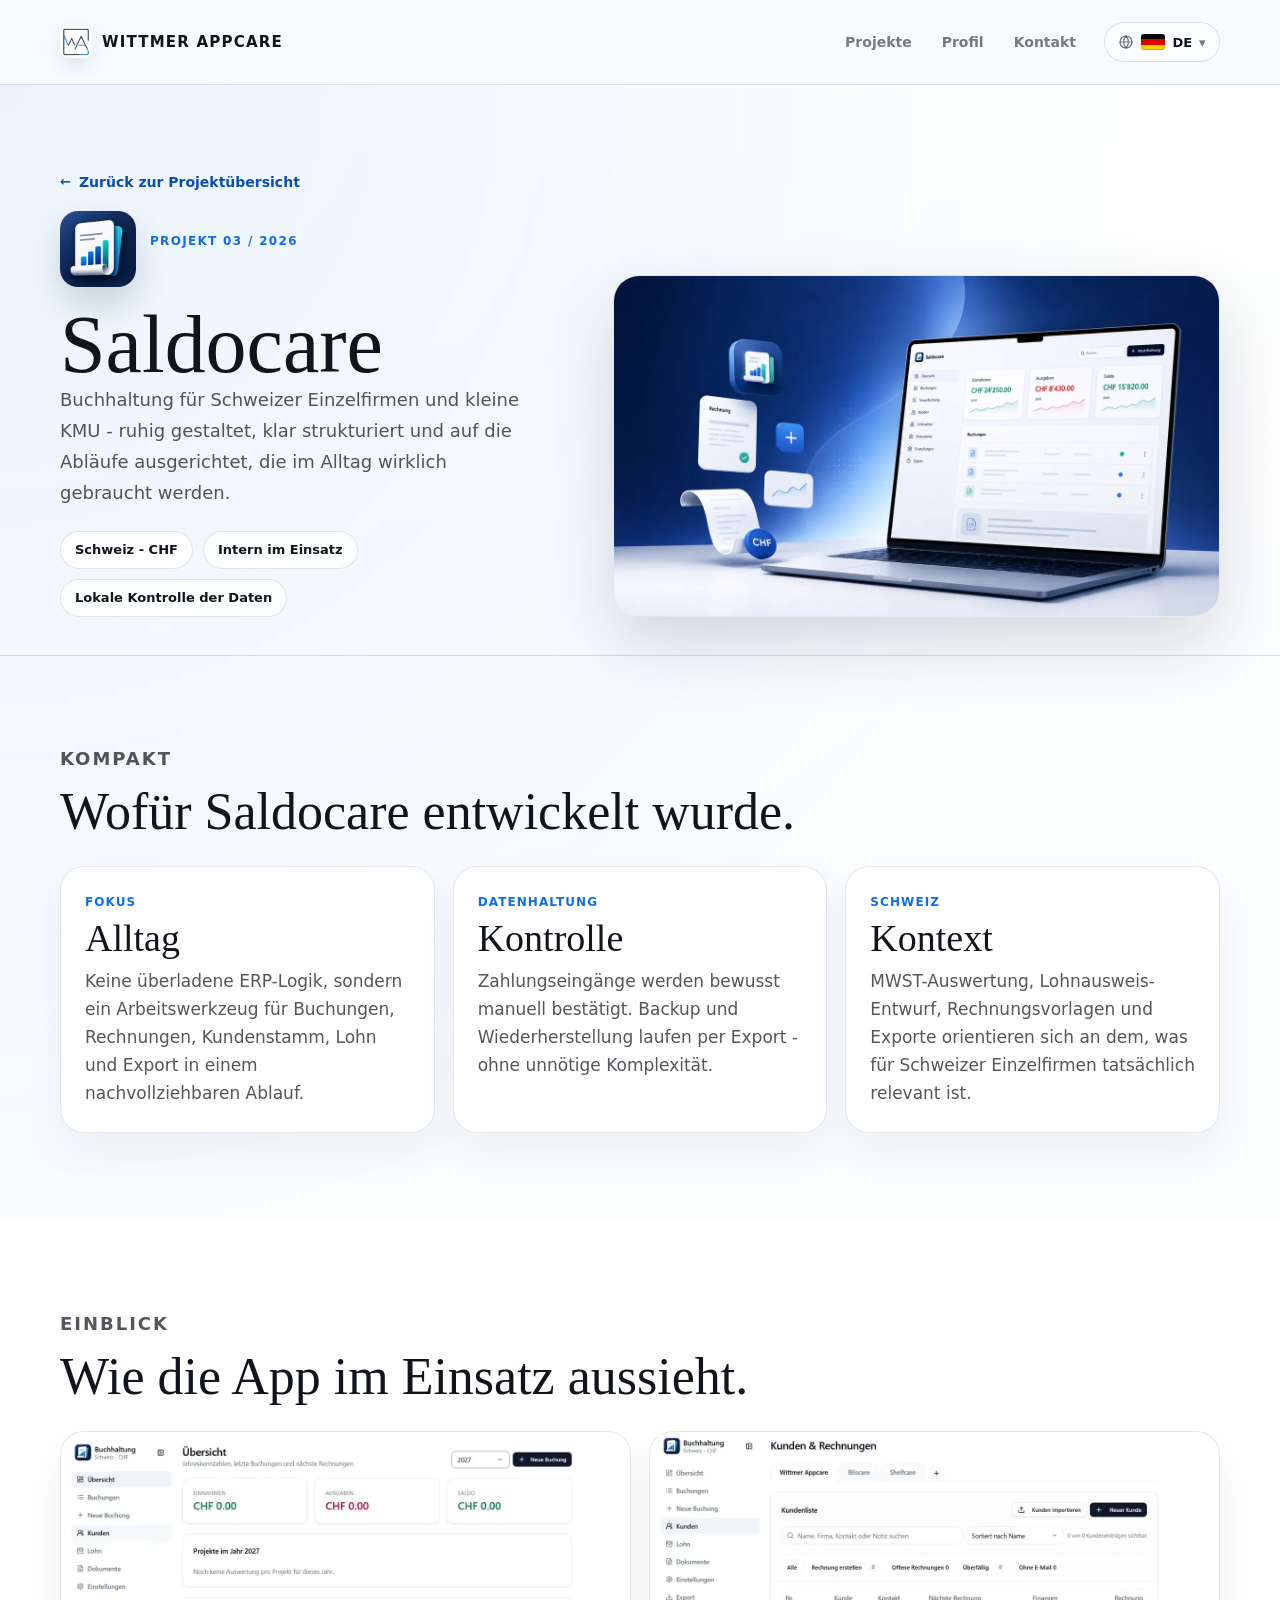
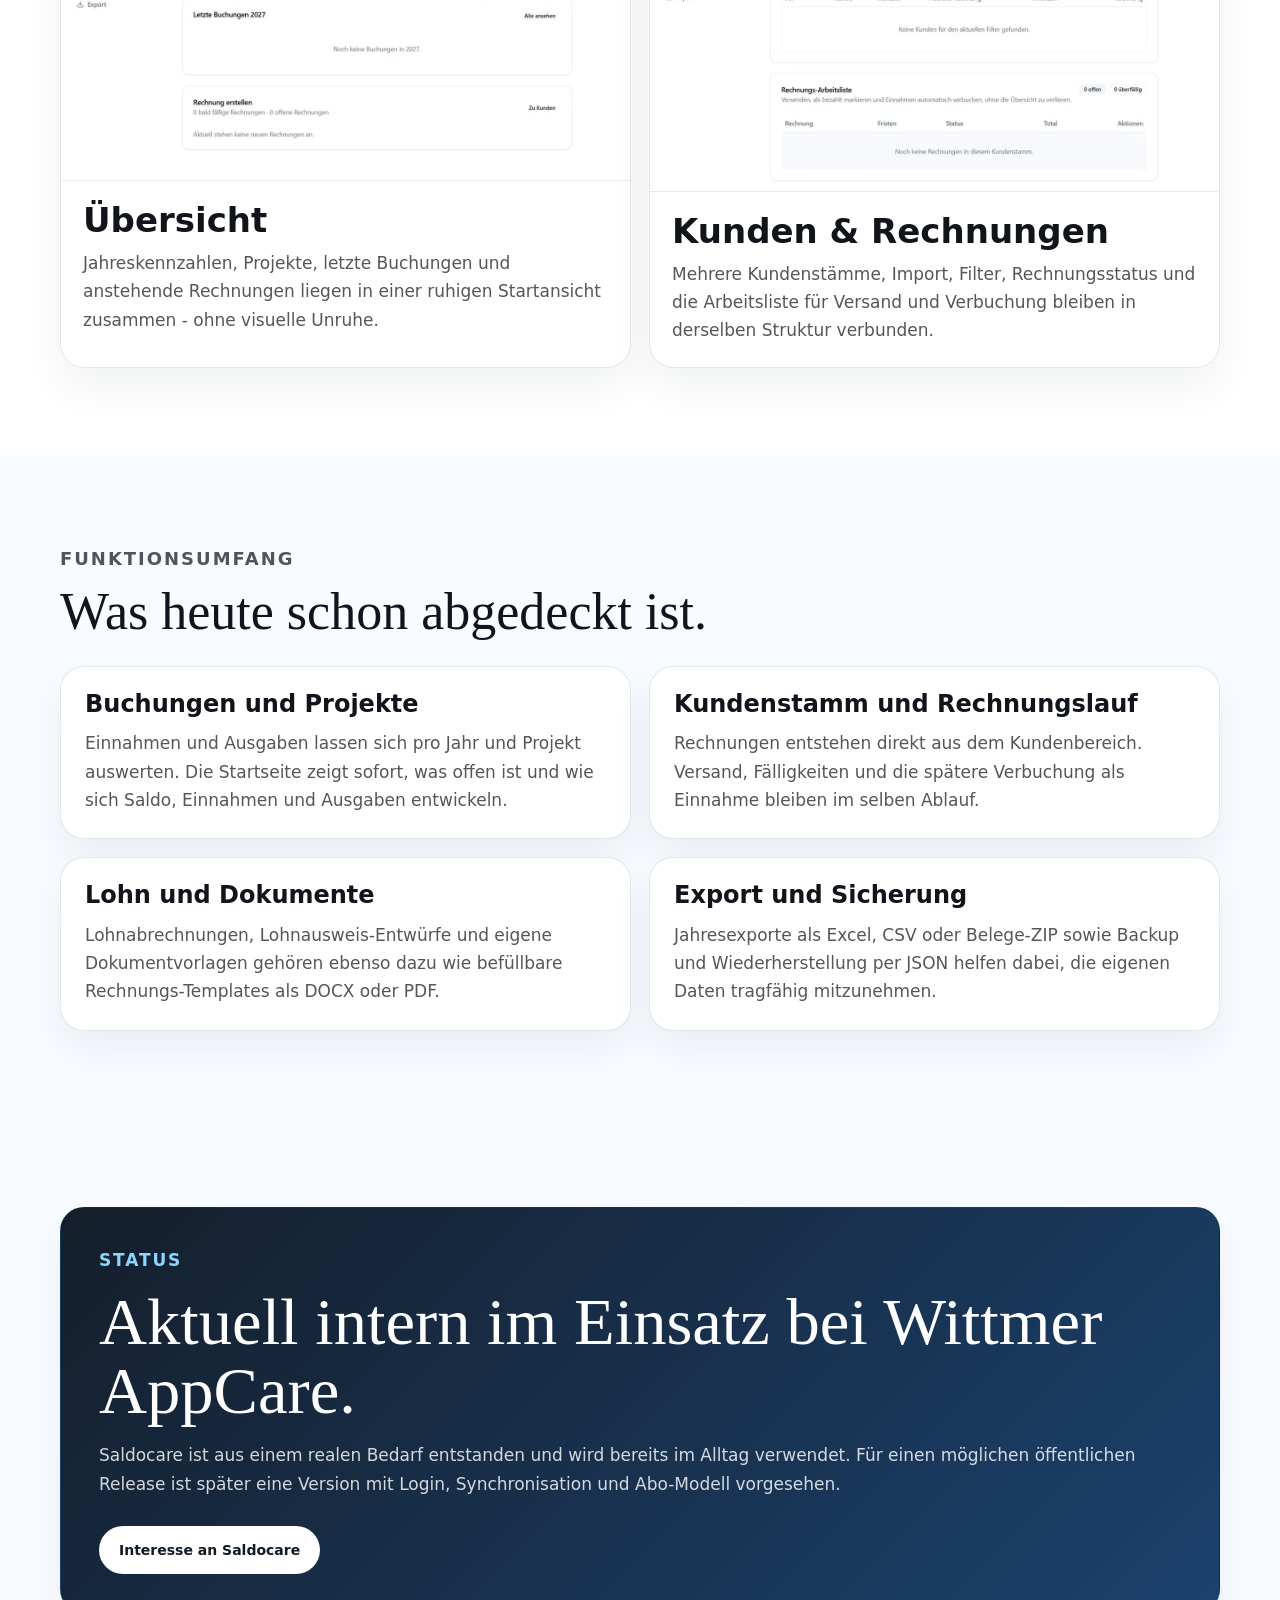
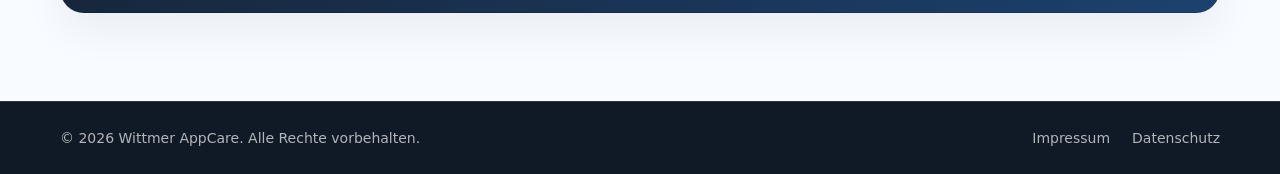
<file: saldocare.html>
<!doctype html>
<html lang="de-CH" data-page-title="saldocare.meta.title">
  <head>
    <meta charset="utf-8" />
    <meta name="viewport" content="width=device-width, initial-scale=1" />
    <title>Saldocare | Wittmer AppCare</title>
    <meta
      name="description"
      content="Saldocare ist eine Buchhaltungs-App f&uuml;r Schweizer Einzelfirmen und KMU: Buchungen, Kundenstamm, Rechnungen, Lohn und MWST-Export in einer ruhigen, klaren Oberfl&auml;che."
      data-i18n="saldocare.meta.description"
      data-i18n-attr="content"
    />
    <meta property="og:title" content="Saldocare | Wittmer AppCare" data-i18n="saldocare.meta.title" data-i18n-attr="content" />
    <meta
      property="og:description"
      content="Buchhaltungs-App f&uuml;r Schweizer Einzelfirmen und KMU mit Fokus auf &Uuml;bersicht, Kontrolle und schweizkonforme Abl&auml;ufe."
      data-i18n="saldocare.meta.ogDescription"
      data-i18n-attr="content"
    />
    <meta property="og:type" content="website" />
    <meta property="og:url" content="https://wittmerappcare.ch/saldocare" />
    <meta property="og:image" content="https://wittmerappcare.ch/images/saldocare-og.jpg" />
    <link rel="canonical" href="https://wittmerappcare.ch/saldocare" />
    <link rel="alternate" hreflang="de" href="https://wittmerappcare.ch/saldocare" />
    <link rel="alternate" hreflang="en" href="https://wittmerappcare.ch/saldocare?lang=en" />
    <link rel="alternate" hreflang="fr" href="https://wittmerappcare.ch/saldocare?lang=fr" />
    <link rel="alternate" hreflang="it" href="https://wittmerappcare.ch/saldocare?lang=it" />
    <link rel="alternate" hreflang="x-default" href="https://wittmerappcare.ch/saldocare" />
    <link rel="icon" href="/images/saldocare-app-icon.png?v=3" type="image/png" />
    <link rel="apple-touch-icon" href="/images/saldocare-app-icon.png?v=3" />
    <link rel="stylesheet" href="/styles.css?v=24" />
  </head>
  <body>
    <header class="site-header">
      <div class="container header-inner">
        <a class="brand" href="/" aria-label="Wittmer AppCare Startseite">
          <img class="brand-mark" src="/images/wittmer-appcare-logo-mark.webp" alt="" width="32" height="32" />
          <span>Wittmer AppCare</span>
        </a>
        <div class="header-actions">
          <button class="nav-toggle" type="button" aria-expanded="false" aria-controls="hauptnavigation" aria-label="Menü" data-i18n="nav.menu" data-i18n-attr="aria-label">
            <span class="nav-toggle-bar" aria-hidden="true"></span>
            <span class="nav-toggle-bar" aria-hidden="true"></span>
            <span class="nav-toggle-bar" aria-hidden="true"></span>
          </button>
          <nav class="nav" id="hauptnavigation" aria-label="Hauptnavigation">
            <a href="/#arbeiten" data-i18n="nav.work">Projekte</a>
            <a href="/#profil" data-i18n="nav.profile">Profil</a>
            <a href="/#kontakt" data-i18n="nav.contact">Kontakt</a>
          </nav>
          <div class="language-switcher">
            <button class="language-trigger" type="button" aria-haspopup="true" aria-expanded="false">
              <span class="language-icon" aria-hidden="true">
                <svg viewBox="0 0 24 24" width="16" height="16" focusable="false">
                  <circle cx="12" cy="12" r="9" fill="none" stroke="currentColor" stroke-width="1.8" />
                  <path d="M3 12h18M12 3c2.4 2.7 3.6 5.7 3.6 9s-1.2 6.3-3.6 9M12 3c-2.4 2.7-3.6 5.7-3.6 9s1.2 6.3 3.6 9" fill="none" stroke="currentColor" stroke-width="1.8" stroke-linecap="round" />
                </svg>
              </span>
              <span class="language-current-flag flag flag-de" aria-hidden="true"></span>
              <span class="language-current-code">DE</span>
              <span class="language-chevron" aria-hidden="true">&#9662;</span>
            </button>
            <div class="language-menu" role="menu" hidden>
              <button class="language-menu-option" type="button" role="menuitemradio" data-lang="de">
                <span class="flag flag-de" aria-hidden="true"></span>
                <span>Deutsch</span>
              </button>
              <button class="language-menu-option" type="button" role="menuitemradio" data-lang="en">
                <span class="flag flag-gb" aria-hidden="true"></span>
                <span>English</span>
              </button>
              <button class="language-menu-option" type="button" role="menuitemradio" data-lang="fr">
                <span class="flag flag-fr" aria-hidden="true"></span>
                <span>Fran&ccedil;ais</span>
              </button>
              <button class="language-menu-option" type="button" role="menuitemradio" data-lang="it">
                <span class="flag flag-it" aria-hidden="true"></span>
                <span>Italiano</span>
              </button>
            </div>
          </div>
        </div>
      </div>
    </header>

    <main class="product-main">
      <section class="product-hero">
        <div class="container product-hero-layout">
          <div class="product-hero-copy">
            <a class="back-link product-back" href="/#arbeiten" data-i18n="saldocare.back">Zur&uuml;ck zur Projekt&uuml;bersicht</a>
            <div class="product-topline">
              <span class="product-icon-wrap">
                <img
                  class="product-icon"
                  src="/images/saldocare-app-icon.webp"
                  alt="Saldocare Icon"
                  data-i18n="saldocare.hero.iconAlt"
                  data-i18n-attr="alt"
                />
              </span>
              <p class="eyebrow" data-i18n="saldocare.kicker">Projekt 03 / 2026</p>
            </div>
            <h1>Saldocare</h1>
            <p class="product-lead" data-i18n="saldocare.lead">
              Buchhaltung f&uuml;r Schweizer Einzelfirmen und kleine KMU - ruhig gestaltet,
              klar strukturiert und auf die Abl&auml;ufe ausgerichtet, die im Alltag
              wirklich gebraucht werden.
            </p>
            <div class="product-meta" role="group" aria-label="Produktmerkmale" data-i18n="saldocare.hero.metaAria" data-i18n-attr="aria-label">
              <span data-i18n="saldocare.hero.meta.market">Schweiz - CHF</span>
              <span data-i18n="saldocare.hero.meta.status">Intern im Einsatz</span>
              <span data-i18n="saldocare.hero.meta.control">Lokale Kontrolle der Daten</span>
            </div>
          </div>

          <div class="product-hero-media">
            <img
              class="product-hero-art"
              src="/images/saldocare-hero.webp"
              alt="Saldocare auf einem Laptop mit Buchhaltungs&uuml;bersicht, Rechnungen und Finanzkennzahlen"
              data-i18n="saldocare.hero.mediaAlt"
              data-i18n-attr="alt"
            />
          </div>
        </div>
      </section>

      <section class="section">
        <div class="container">
          <div class="section-intro">
            <p class="eyebrow" data-i18n="saldocare.compact.kicker">Kompakt</p>
            <h2 data-i18n="saldocare.compact.title">Wof&uuml;r Saldocare entwickelt wurde.</h2>
          </div>

          <div class="product-grid">
            <article class="product-card">
              <span class="product-label" data-i18n="saldocare.compact.focus.label">Fokus</span>
              <span class="product-number" data-i18n="saldocare.compact.focus.value">Alltag</span>
              <p data-i18n="saldocare.compact.focus.body">
                Keine &uuml;berladene ERP-Logik, sondern ein Arbeitswerkzeug f&uuml;r Buchungen,
                Rechnungen, Kundenstamm, Lohn und Export in einem nachvollziehbaren Ablauf.
              </p>
            </article>

            <article class="product-card">
              <span class="product-label" data-i18n="saldocare.compact.data.label">Datenhaltung</span>
              <span class="product-number" data-i18n="saldocare.compact.data.value">Kontrolle</span>
              <p data-i18n="saldocare.compact.data.body">
                Zahlungseing&auml;nge werden bewusst manuell best&auml;tigt. Backup und
                Wiederherstellung laufen per Export - ohne unn&ouml;tige Komplexit&auml;t.
              </p>
            </article>

            <article class="product-card">
              <span class="product-label" data-i18n="saldocare.compact.swiss.label">Schweiz</span>
              <span class="product-number" data-i18n="saldocare.compact.swiss.value">Kontext</span>
              <p data-i18n="saldocare.compact.swiss.body">
                MWST-Auswertung, Lohnausweis-Entwurf, Rechnungsvorlagen und Exporte
                orientieren sich an dem, was f&uuml;r Schweizer Einzelfirmen tats&auml;chlich relevant ist.
              </p>
            </article>
          </div>
        </div>
      </section>

      <section class="section works-section">
        <div class="container">
          <div class="section-intro">
            <p class="eyebrow" data-i18n="saldocare.preview.kicker">Einblick</p>
            <h2 data-i18n="saldocare.preview.title">Wie die App im Einsatz aussieht.</h2>
          </div>

          <div class="product-screenshot-grid">
            <article class="product-screenshot-card">
              <img
                src="/images/saldocare-screen-overview.webp"
                alt="Saldocare &Uuml;bersicht mit Kennzahlen, Projekten, letzten Buchungen und Rechnungsbereich"
                data-i18n="saldocare.preview.overview.alt"
                data-i18n-attr="alt"
              />
              <div class="product-screenshot-copy">
                <h3 data-i18n="saldocare.preview.overview.title">&Uuml;bersicht</h3>
                <p data-i18n="saldocare.preview.overview.body">
                  Jahreskennzahlen, Projekte, letzte Buchungen und anstehende Rechnungen
                  liegen in einer ruhigen Startansicht zusammen - ohne visuelle Unruhe.
                </p>
              </div>
            </article>

            <article class="product-screenshot-card">
              <img
                src="/images/saldocare-screen-customers.webp"
                alt="Saldocare Kunden und Rechnungen mit Kundenliste, Filtern und Rechnungs-Arbeitsliste"
                data-i18n="saldocare.preview.customers.alt"
                data-i18n-attr="alt"
              />
              <div class="product-screenshot-copy">
                <h3 data-i18n="saldocare.preview.customers.title">Kunden &amp; Rechnungen</h3>
                <p data-i18n="saldocare.preview.customers.body">
                  Mehrere Kundenst&auml;mme, Import, Filter, Rechnungsstatus und die
                  Arbeitsliste f&uuml;r Versand und Verbuchung bleiben in derselben Struktur verbunden.
                </p>
              </div>
            </article>
          </div>
        </div>
      </section>

      <section class="section">
        <div class="container">
          <div class="section-intro">
            <p class="eyebrow" data-i18n="saldocare.features.kicker">Funktionsumfang</p>
            <h2 data-i18n="saldocare.features.title">Was heute schon abgedeckt ist.</h2>
          </div>

          <div class="product-detail-grid">
            <article class="product-detail-card">
              <h3 data-i18n="saldocare.features.bookings.title">Buchungen und Projekte</h3>
              <p data-i18n="saldocare.features.bookings.body">
                Einnahmen und Ausgaben lassen sich pro Jahr und Projekt auswerten.
                Die Startseite zeigt sofort, was offen ist und wie sich Saldo,
                Einnahmen und Ausgaben entwickeln.
              </p>
            </article>

            <article class="product-detail-card">
              <h3 data-i18n="saldocare.features.customers.title">Kundenstamm und Rechnungslauf</h3>
              <p data-i18n="saldocare.features.customers.body">
                Rechnungen entstehen direkt aus dem Kundenbereich. Versand,
                F&auml;lligkeiten und die sp&auml;tere Verbuchung als Einnahme bleiben im selben Ablauf.
              </p>
            </article>

            <article class="product-detail-card">
              <h3 data-i18n="saldocare.features.documents.title">Lohn und Dokumente</h3>
              <p data-i18n="saldocare.features.documents.body">
                Lohnabrechnungen, Lohnausweis-Entw&uuml;rfe und eigene Dokumentvorlagen
                geh&ouml;ren ebenso dazu wie bef&uuml;llbare Rechnungs-Templates als DOCX oder PDF.
              </p>
            </article>

            <article class="product-detail-card">
              <h3 data-i18n="saldocare.features.export.title">Export und Sicherung</h3>
              <p data-i18n="saldocare.features.export.body">
                Jahresexporte als Excel, CSV oder Belege-ZIP sowie Backup und
                Wiederherstellung per JSON helfen dabei, die eigenen Daten tragf&auml;hig mitzunehmen.
              </p>
            </article>
          </div>
        </div>
      </section>

      <section class="section">
        <div class="container">
          <div class="product-cta">
            <p class="eyebrow" data-i18n="saldocare.cta.kicker">Status</p>
            <h2 data-i18n="saldocare.cta.title">Aktuell intern im Einsatz bei Wittmer AppCare.</h2>
            <p data-i18n="saldocare.cta.body">
              Saldocare ist aus einem realen Bedarf entstanden und wird bereits im Alltag verwendet.
              F&uuml;r einen m&ouml;glichen &ouml;ffentlichen Release ist sp&auml;ter eine Version mit Login,
              Synchronisation und Abo-Modell vorgesehen.
            </p>
            <div class="product-cta-actions">
              <a
                class="product-cta-link"
                href="mailto:saldocare@wittmerappcare.ch?subject=Interesse%20an%20Saldocare"
                data-i18n="saldocare.cta.link"
              >
                Interesse an Saldocare
              </a>
            </div>
          </div>
        </div>
      </section>
    </main>

    <footer class="site-footer">
      <div class="container footer-inner">
        <p data-i18n="footer.copy">&copy; 2026 Wittmer AppCare. Alle Rechte vorbehalten.</p>
        <div class="footer-links">
          <a href="/impressum" data-i18n="footer.imprint">Impressum</a>
          <a href="/datenschutz" data-i18n="footer.privacy">Datenschutz</a>
        </div>
      </div>
    </footer>

    <script src="/i18n.js?v=35"></script>
  </body>
</html>
</file>
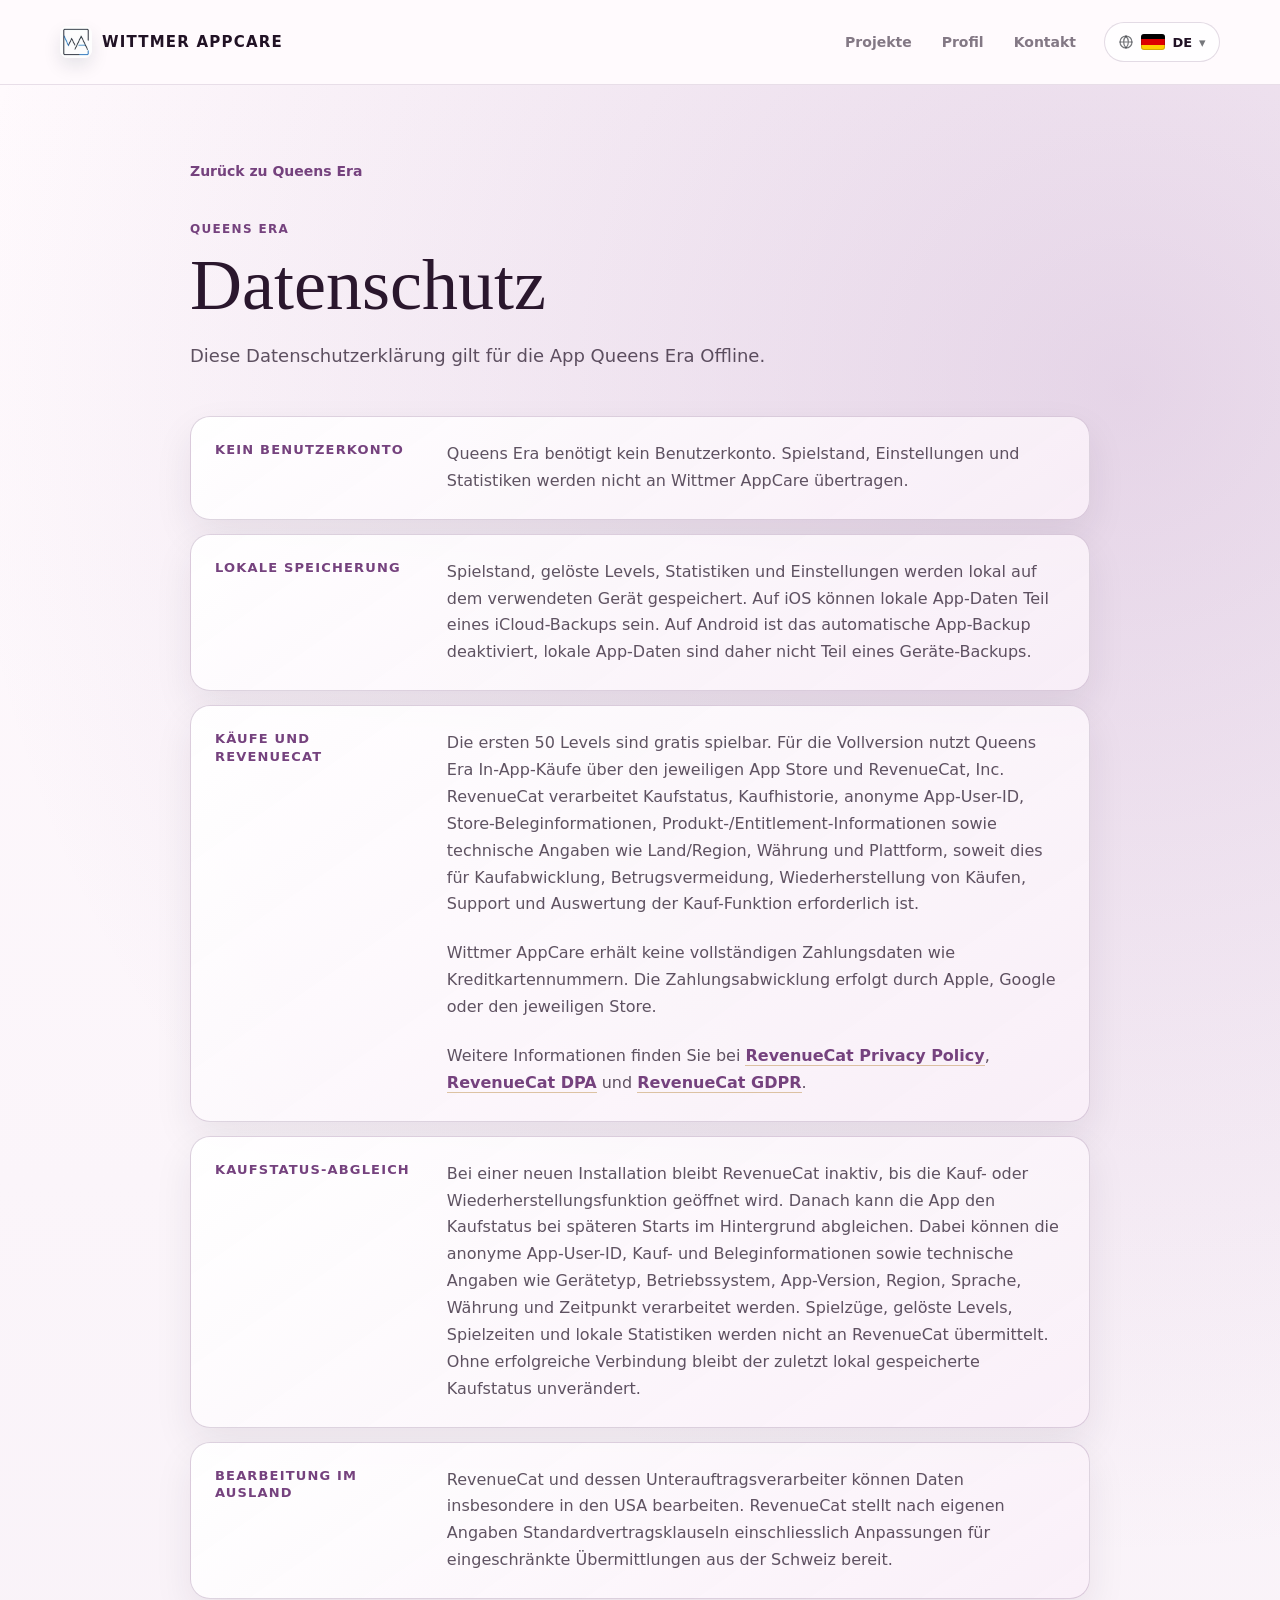
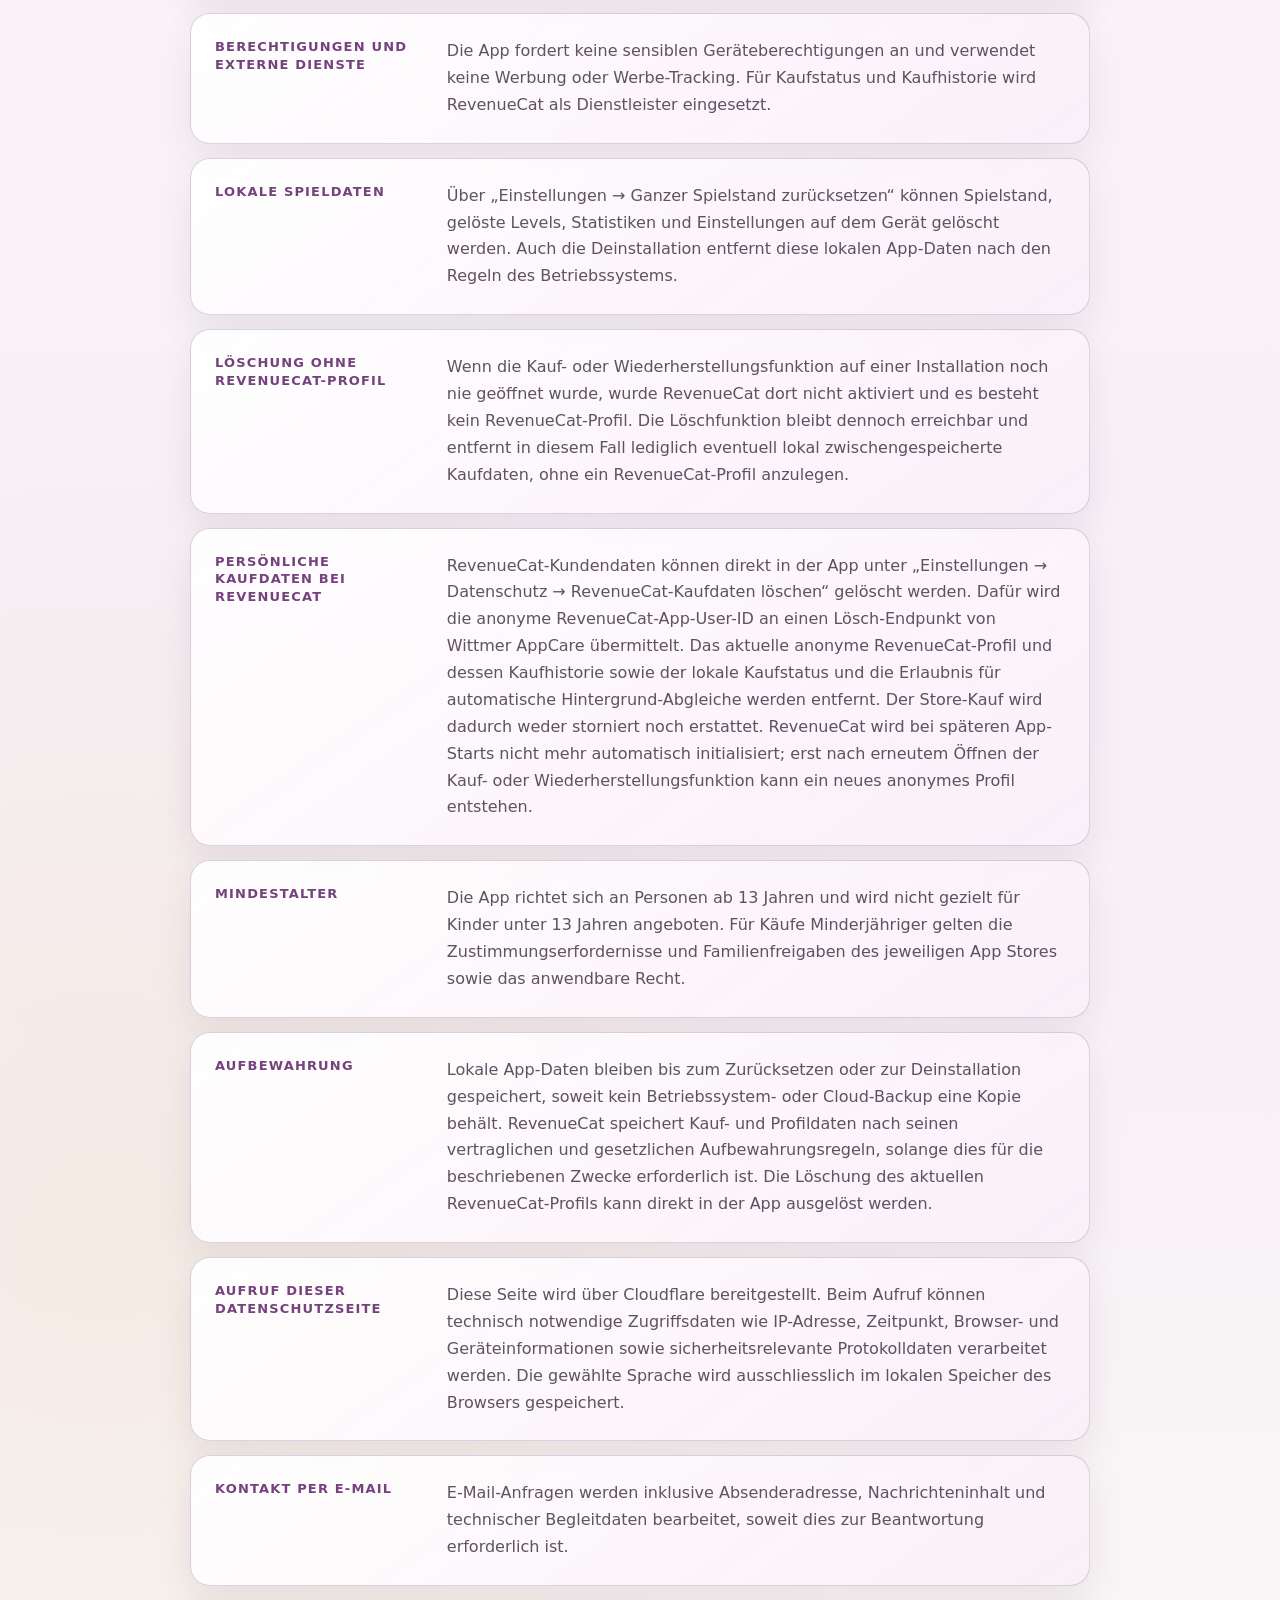
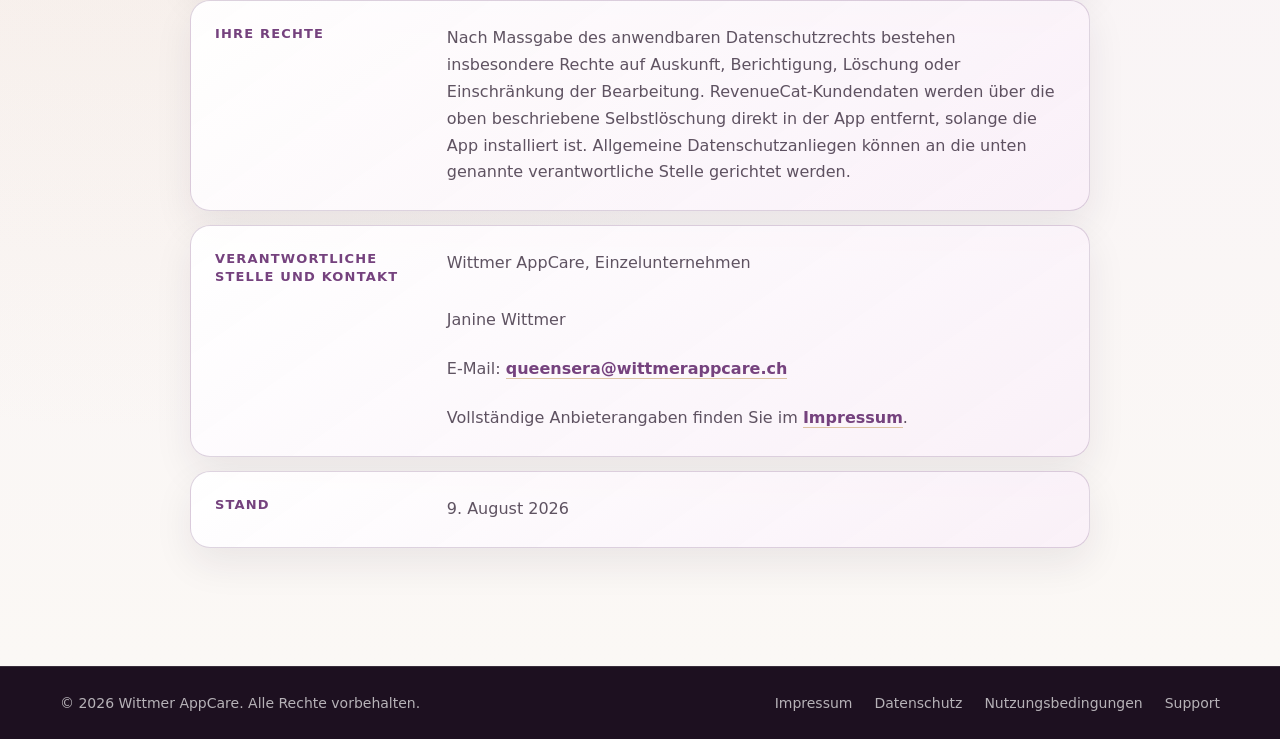
<file: queens-era/datenschutz.html>
<!doctype html>
<html lang="de-CH" data-page-title="queensPrivacy.meta.title">
  <head>
    <meta charset="utf-8" />
    <meta name="viewport" content="width=device-width, initial-scale=1" />
    <title>Datenschutz Queens Era Offline | Wittmer AppCare</title>
    <meta name="description" content="Datenschutzerklärung für Queens Era, inklusive lokaler App-Daten und Kaufabwicklung über RevenueCat." data-i18n="queensPrivacy.meta.description" data-i18n-attr="content" />
    <link rel="canonical" href="https://wittmerappcare.ch/queens-era/datenschutz" />
    <link rel="alternate" hreflang="de" href="https://wittmerappcare.ch/queens-era/datenschutz" />
    <link rel="alternate" hreflang="en" href="https://wittmerappcare.ch/queens-era/datenschutz?lang=en" />
    <link rel="alternate" hreflang="fr" href="https://wittmerappcare.ch/queens-era/datenschutz?lang=fr" />
    <link rel="alternate" hreflang="it" href="https://wittmerappcare.ch/queens-era/datenschutz?lang=it" />
    <link rel="alternate" hreflang="x-default" href="https://wittmerappcare.ch/queens-era/datenschutz" />
    <link rel="icon" href="/images/queens-era-app-icon.png?v=5" type="image/png" />
    <link rel="apple-touch-icon" href="/images/queens-era-app-icon.png?v=5" />
    <link rel="stylesheet" href="/styles.css?v=24" />
  </head>
  <body class="queens-legal-page queens-privacy-page">
    <header class="site-header">
      <div class="container header-inner">
        <a class="brand" href="/" aria-label="Wittmer AppCare Startseite">
          <img class="brand-mark" src="/images/wittmer-appcare-logo-mark.webp" alt="" width="32" height="32" />
          <span>Wittmer AppCare</span>
        </a>
        <div class="header-actions">
          <button class="nav-toggle" type="button" aria-expanded="false" aria-controls="hauptnavigation" aria-label="Menü" data-i18n="nav.menu" data-i18n-attr="aria-label">
            <span class="nav-toggle-bar" aria-hidden="true"></span>
            <span class="nav-toggle-bar" aria-hidden="true"></span>
            <span class="nav-toggle-bar" aria-hidden="true"></span>
          </button>
          <nav class="nav" id="hauptnavigation" aria-label="Hauptnavigation">
            <a href="/#arbeiten" data-i18n="nav.work">Projekte</a>
            <a href="/#profil" data-i18n="nav.profile">Profil</a>
            <a href="/#kontakt" data-i18n="nav.contact">Kontakt</a>
          </nav>
          <div class="language-switcher">
            <button class="language-trigger" type="button" aria-haspopup="true" aria-expanded="false">
              <span class="language-icon" aria-hidden="true">
                <svg viewBox="0 0 24 24" width="16" height="16" focusable="false">
                  <circle cx="12" cy="12" r="9" fill="none" stroke="currentColor" stroke-width="1.8" />
                  <path d="M3 12h18M12 3c2.4 2.7 3.6 5.7 3.6 9s-1.2 6.3-3.6 9M12 3c-2.4 2.7-3.6 5.7-3.6 9s1.2 6.3 3.6 9" fill="none" stroke="currentColor" stroke-width="1.8" stroke-linecap="round" />
                </svg>
              </span>
              <span class="language-current-flag flag flag-de" aria-hidden="true"></span>
              <span class="language-current-code">DE</span>
              <span class="language-chevron" aria-hidden="true">&#9662;</span>
            </button>
            <div class="language-menu" role="menu" hidden>
              <button class="language-menu-option" type="button" role="menuitemradio" data-lang="de"><span class="flag flag-de" aria-hidden="true"></span><span>Deutsch</span></button>
              <button class="language-menu-option" type="button" role="menuitemradio" data-lang="en"><span class="flag flag-gb" aria-hidden="true"></span><span>English</span></button>
              <button class="language-menu-option" type="button" role="menuitemradio" data-lang="fr"><span class="flag flag-fr" aria-hidden="true"></span><span>Fran&ccedil;ais</span></button>
              <button class="language-menu-option" type="button" role="menuitemradio" data-lang="it"><span class="flag flag-it" aria-hidden="true"></span><span>Italiano</span></button>
            </div>
          </div>
        </div>
      </div>
    </header>

    <main class="legal-main">
      <div class="legal-page">
        <a class="back-link" href="/queens-era" data-i18n="queensPrivacy.back">Zurück zu Queens Era</a>
        <p class="eyebrow" data-i18n="queensPrivacy.kicker">Queens Era</p>
        <h1 data-i18n="queensPrivacy.title">Datenschutz</h1>
        <p class="lead" data-i18n="queensPrivacy.lead">Diese Datenschutzerklärung gilt für die App Queens Era Offline.</p>

        <section class="legal-box">
          <h2 data-i18n="queensPrivacy.offline.title">Kein Benutzerkonto</h2>
          <p data-i18n="queensPrivacy.offline.copy">Queens Era benötigt kein Benutzerkonto. Spielstand, Einstellungen und Statistiken werden nicht an Wittmer AppCare übertragen.</p>
        </section>

        <section class="legal-box">
          <h2 data-i18n="queensPrivacy.storage.title">Lokale Speicherung</h2>
          <p data-i18n="queensPrivacy.storage.copy">Spielstand, gelöste Levels, Statistiken und Einstellungen werden lokal auf dem verwendeten Gerät gespeichert. Auf iOS können lokale App-Daten Teil eines iCloud-Backups sein. Auf Android ist das automatische App-Backup deaktiviert, lokale App-Daten sind daher nicht Teil eines Geräte-Backups.</p>
        </section>

        <section class="legal-box">
          <h2 data-i18n="queensPrivacy.purchases.title">Käufe und RevenueCat</h2>
          <p data-i18n="queensPrivacy.purchases.copy">Die ersten 50 Levels sind gratis spielbar. Für die Vollversion nutzt Queens Era In-App-Käufe über den jeweiligen App Store und RevenueCat, Inc. RevenueCat verarbeitet Kaufstatus, Kaufhistorie, anonyme App-User-ID, Store-Beleginformationen, Produkt-/Entitlement-Informationen sowie technische Angaben wie Land/Region, Währung und Plattform, soweit dies für Kaufabwicklung, Betrugsvermeidung, Wiederherstellung von Käufen, Support und Auswertung der Kauf-Funktion erforderlich ist.</p>
          <p data-i18n="queensPrivacy.purchases.payment">Wittmer AppCare erhält keine vollständigen Zahlungsdaten wie Kreditkartennummern. Die Zahlungsabwicklung erfolgt durch Apple, Google oder den jeweiligen Store.</p>
          <p><span data-i18n="queensPrivacy.purchases.links">Weitere Informationen finden Sie bei</span> <a href="https://www.revenuecat.com/privacy">RevenueCat Privacy Policy</a>, <a href="https://www.revenuecat.com/dpa">RevenueCat DPA</a> <span data-i18n="queensPrivacy.purchases.and">und</span> <a href="https://www.revenuecat.com/gdpr">RevenueCat GDPR</a>.</p>
        </section>

        <section class="legal-box">
          <h2 data-i18n="queensPrivacy.reconciliation.title">Kaufstatus-Abgleich</h2>
          <p data-i18n="queensPrivacy.reconciliation.copy">Bei einer neuen Installation bleibt RevenueCat inaktiv, bis die Kauf- oder Wiederherstellungsfunktion geöffnet wird. Danach kann die App den Kaufstatus bei späteren Starts im Hintergrund abgleichen. Dabei können die anonyme App-User-ID, Kauf- und Beleginformationen sowie technische Angaben wie Gerätetyp, Betriebssystem, App-Version, Region, Sprache, Währung und Zeitpunkt verarbeitet werden. Spielzüge, gelöste Levels, Spielzeiten und lokale Statistiken werden nicht an RevenueCat übermittelt. Ohne erfolgreiche Verbindung bleibt der zuletzt lokal gespeicherte Kaufstatus unverändert.</p>
        </section>

        <section class="legal-box">
          <h2 data-i18n="queensPrivacy.transfers.title">Bearbeitung im Ausland</h2>
          <p data-i18n="queensPrivacy.transfers.copy">RevenueCat und dessen Unterauftragsverarbeiter können Daten insbesondere in den USA bearbeiten. RevenueCat stellt nach eigenen Angaben Standardvertragsklauseln einschliesslich Anpassungen für eingeschränkte Übermittlungen aus der Schweiz bereit.</p>
        </section>

        <section class="legal-box">
          <h2 data-i18n="queensPrivacy.services.title">Berechtigungen und externe Dienste</h2>
          <p data-i18n="queensPrivacy.services.copy">Die App fordert keine sensiblen Geräteberechtigungen an und verwendet keine Werbung oder Werbe-Tracking. Für Kaufstatus und Kaufhistorie wird RevenueCat als Dienstleister eingesetzt.</p>
        </section>

        <section class="legal-box">
          <h2 data-i18n="queensPrivacy.localDeletion.title">Lokale Spieldaten</h2>
          <p data-i18n="queensPrivacy.localDeletion.copy">Über „Einstellungen → Ganzer Spielstand zurücksetzen“ können Spielstand, gelöste Levels, Statistiken und Einstellungen auf dem Gerät gelöscht werden. Auch die Deinstallation entfernt diese lokalen App-Daten nach den Regeln des Betriebssystems.</p>
        </section>

        <section class="legal-box">
          <h2 data-i18n="queensPrivacy.noProfile.title">Löschung ohne RevenueCat-Profil</h2>
          <p data-i18n="queensPrivacy.noProfile.copy">Wenn die Kauf- oder Wiederherstellungsfunktion auf einer Installation noch nie geöffnet wurde, wurde RevenueCat dort nicht aktiviert und es besteht kein RevenueCat-Profil. Die Löschfunktion bleibt dennoch erreichbar und entfernt in diesem Fall lediglich eventuell lokal zwischengespeicherte Kaufdaten, ohne ein RevenueCat-Profil anzulegen.</p>
        </section>

        <section class="legal-box">
          <h2 data-i18n="queensPrivacy.deletion.title">Persönliche Kaufdaten bei RevenueCat</h2>
          <p data-i18n="queensPrivacy.deletion.copy">RevenueCat-Kundendaten können direkt in der App unter „Einstellungen → Datenschutz → RevenueCat-Kaufdaten löschen“ gelöscht werden. Dafür wird die anonyme RevenueCat-App-User-ID an einen Lösch-Endpunkt von Wittmer AppCare übermittelt. Das aktuelle anonyme RevenueCat-Profil und dessen Kaufhistorie sowie der lokale Kaufstatus und die Erlaubnis für automatische Hintergrund-Abgleiche werden entfernt. Der Store-Kauf wird dadurch weder storniert noch erstattet. RevenueCat wird bei späteren App-Starts nicht mehr automatisch initialisiert; erst nach erneutem Öffnen der Kauf- oder Wiederherstellungsfunktion kann ein neues anonymes Profil entstehen.</p>
        </section>

        <section class="legal-box">
          <h2 data-i18n="queensPrivacy.age.title">Mindestalter</h2>
          <p data-i18n="queensPrivacy.age.copy">Die App richtet sich an Personen ab 13 Jahren und wird nicht gezielt für Kinder unter 13 Jahren angeboten. Für Käufe Minderjähriger gelten die Zustimmungserfordernisse und Familienfreigaben des jeweiligen App Stores sowie das anwendbare Recht.</p>
        </section>

        <section class="legal-box">
          <h2 data-i18n="queensPrivacy.retention.title">Aufbewahrung</h2>
          <p data-i18n="queensPrivacy.retention.copy">Lokale App-Daten bleiben bis zum Zurücksetzen oder zur Deinstallation gespeichert, soweit kein Betriebssystem- oder Cloud-Backup eine Kopie behält. RevenueCat speichert Kauf- und Profildaten nach seinen vertraglichen und gesetzlichen Aufbewahrungsregeln, solange dies für die beschriebenen Zwecke erforderlich ist. Die Löschung des aktuellen RevenueCat-Profils kann direkt in der App ausgelöst werden.</p>
        </section>

        <section class="legal-box">
          <h2 data-i18n="queensPrivacy.page.title">Aufruf dieser Datenschutzseite</h2>
          <p data-i18n="queensPrivacy.page.copy">Diese Seite wird über Cloudflare bereitgestellt. Beim Aufruf können technisch notwendige Zugriffsdaten wie IP-Adresse, Zeitpunkt, Browser- und Geräteinformationen sowie sicherheitsrelevante Protokolldaten verarbeitet werden. Die gewählte Sprache wird ausschliesslich im lokalen Speicher des Browsers gespeichert.</p>
        </section>

        <section class="legal-box">
          <h2 data-i18n="queensPrivacy.email.title">Kontakt per E-Mail</h2>
          <p data-i18n="queensPrivacy.email.copy">E-Mail-Anfragen werden inklusive Absenderadresse, Nachrichteninhalt und technischer Begleitdaten bearbeitet, soweit dies zur Beantwortung erforderlich ist.</p>
        </section>

        <section class="legal-box">
          <h2 data-i18n="queensPrivacy.rights.title">Ihre Rechte</h2>
          <p data-i18n="queensPrivacy.rights.copy">Nach Massgabe des anwendbaren Datenschutzrechts bestehen insbesondere Rechte auf Auskunft, Berichtigung, Löschung oder Einschränkung der Bearbeitung. RevenueCat-Kundendaten werden über die oben beschriebene Selbstlöschung direkt in der App entfernt, solange die App installiert ist. Allgemeine Datenschutzanliegen können an die unten genannte verantwortliche Stelle gerichtet werden.</p>
        </section>

        <section class="legal-box">
          <h2 data-i18n="queensPrivacy.controller.title">Verantwortliche Stelle und Kontakt</h2>
          <p data-i18n="queensPrivacy.controller.company">Wittmer AppCare, Einzelunternehmen</p>
          <p data-i18n="queensPrivacy.controller.name">Janine Wittmer</p>
          <p><span data-i18n="queensPrivacy.controller.emailLabel">E-Mail:</span> <a href="mailto:queensera@wittmerappcare.ch">queensera@wittmerappcare.ch</a></p>
          <p><span data-i18n="queensPrivacy.controller.imprintPrefix">Vollständige Anbieterangaben finden Sie im</span> <a href="/queens-era/impressum" data-i18n="queensPrivacy.controller.imprintLink">Impressum</a><span data-i18n="queensPrivacy.controller.imprintSuffix">.</span></p>
        </section>

        <section class="legal-box">
          <h2 data-i18n="queensPrivacy.updated.title">Stand</h2>
          <p data-i18n="queensPrivacy.updated.copy">9. August 2026</p>
        </section>
      </div>
    </main>

    <footer class="site-footer">
      <div class="container footer-inner">
        <p data-i18n="footer.copy">&copy; 2026 Wittmer AppCare. Alle Rechte vorbehalten.</p>
        <div class="footer-links">
          <a href="/queens-era/impressum" data-i18n="footer.imprint">Impressum</a>
          <a href="/queens-era/datenschutz" data-i18n="footer.privacy">Datenschutz</a>
          <a href="/queens-era/nutzungsbedingungen" data-i18n="footer.terms">Nutzungsbedingungen</a>
          <a href="/queens-era/support" data-i18n="footer.support">Support</a>
        </div>
      </div>
    </footer>
    <script src="/i18n.js?v=35"></script>
  </body>
</html>
</file>
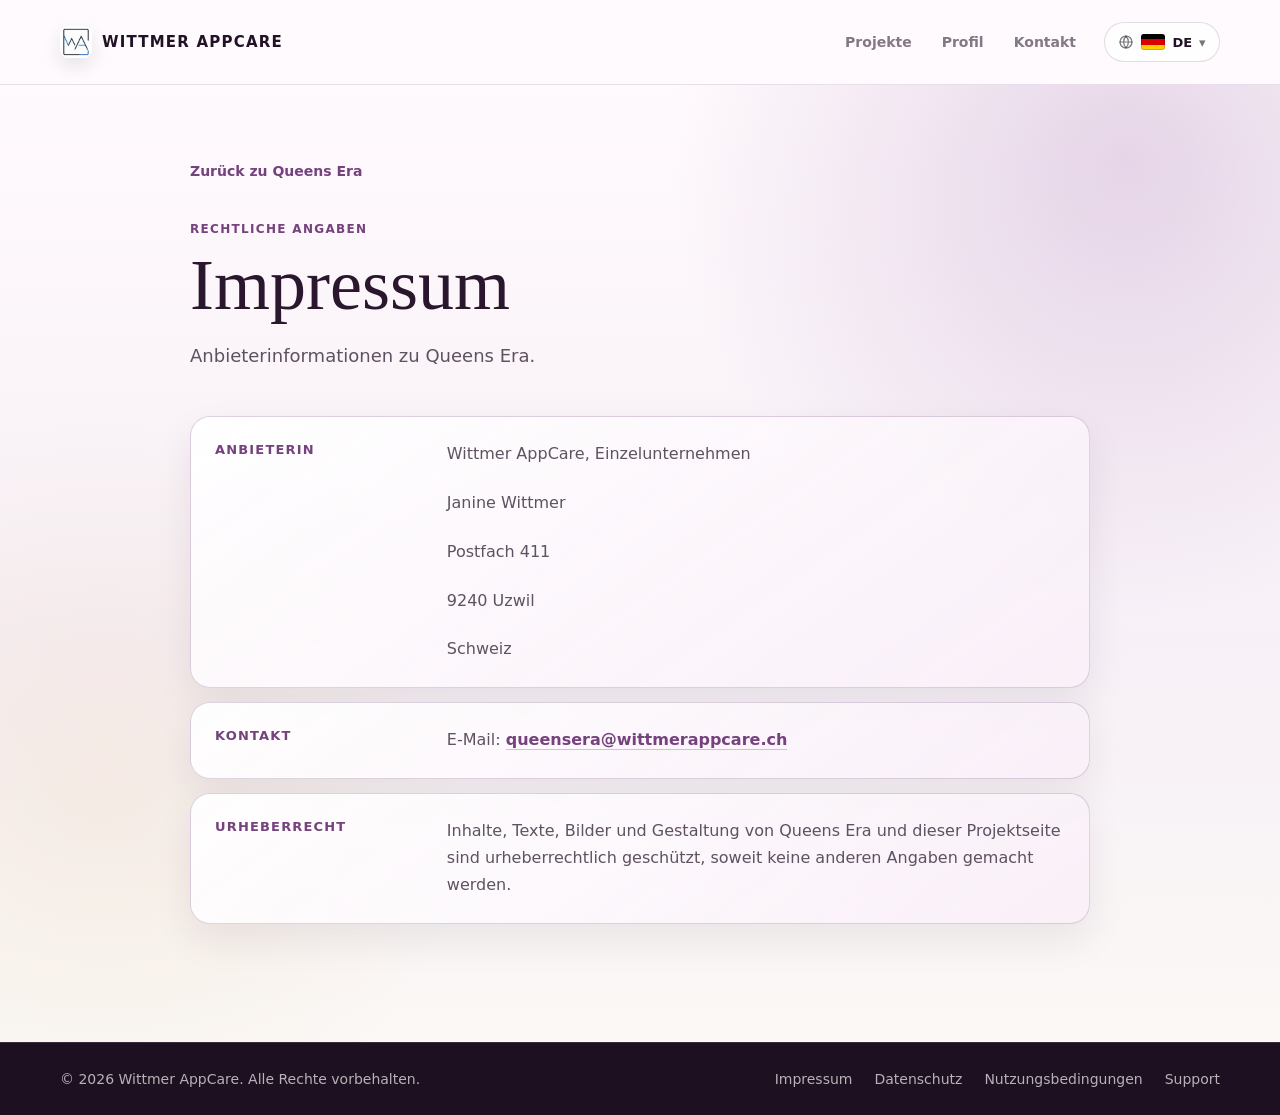
<file: queens-era/impressum.html>
<!doctype html>
<html lang="de-CH" data-page-title="queensImprint.meta.title">
  <head>
    <meta charset="utf-8" />
    <meta name="viewport" content="width=device-width, initial-scale=1" />
    <title>Impressum Queens Era Offline | Wittmer AppCare</title>
    <meta name="description" content="Anbieterinformationen zu Queens Era von Wittmer AppCare." data-i18n="queensImprint.meta.description" data-i18n-attr="content" />
    <link rel="canonical" href="https://wittmerappcare.ch/queens-era/impressum" />
    <link rel="alternate" hreflang="de" href="https://wittmerappcare.ch/queens-era/impressum" />
    <link rel="alternate" hreflang="en" href="https://wittmerappcare.ch/queens-era/impressum?lang=en" />
    <link rel="alternate" hreflang="fr" href="https://wittmerappcare.ch/queens-era/impressum?lang=fr" />
    <link rel="alternate" hreflang="it" href="https://wittmerappcare.ch/queens-era/impressum?lang=it" />
    <link rel="alternate" hreflang="x-default" href="https://wittmerappcare.ch/queens-era/impressum" />
    <link rel="icon" href="/images/queens-era-app-icon.png?v=5" type="image/png" />
    <link rel="apple-touch-icon" href="/images/queens-era-app-icon.png?v=5" />
    <link rel="stylesheet" href="/styles.css?v=24" />
  </head>
  <body class="queens-legal-page queens-imprint-page">
    <header class="site-header">
      <div class="container header-inner">
        <a class="brand" href="/" aria-label="Wittmer AppCare Startseite">
          <img class="brand-mark" src="/images/wittmer-appcare-logo-mark.webp" alt="" width="32" height="32" />
          <span>Wittmer AppCare</span>
        </a>
        <div class="header-actions">
          <button class="nav-toggle" type="button" aria-expanded="false" aria-controls="hauptnavigation" aria-label="Menü" data-i18n="nav.menu" data-i18n-attr="aria-label">
            <span class="nav-toggle-bar" aria-hidden="true"></span>
            <span class="nav-toggle-bar" aria-hidden="true"></span>
            <span class="nav-toggle-bar" aria-hidden="true"></span>
          </button>
          <nav class="nav" id="hauptnavigation" aria-label="Hauptnavigation">
            <a href="/#arbeiten" data-i18n="nav.work">Projekte</a>
            <a href="/#profil" data-i18n="nav.profile">Profil</a>
            <a href="/#kontakt" data-i18n="nav.contact">Kontakt</a>
          </nav>
          <div class="language-switcher">
            <button class="language-trigger" type="button" aria-haspopup="true" aria-expanded="false">
              <span class="language-icon" aria-hidden="true">
                <svg viewBox="0 0 24 24" width="16" height="16" focusable="false">
                  <circle cx="12" cy="12" r="9" fill="none" stroke="currentColor" stroke-width="1.8" />
                  <path d="M3 12h18M12 3c2.4 2.7 3.6 5.7 3.6 9s-1.2 6.3-3.6 9M12 3c-2.4 2.7-3.6 5.7-3.6 9s1.2 6.3 3.6 9" fill="none" stroke="currentColor" stroke-width="1.8" stroke-linecap="round" />
                </svg>
              </span>
              <span class="language-current-flag flag flag-de" aria-hidden="true"></span>
              <span class="language-current-code">DE</span>
              <span class="language-chevron" aria-hidden="true">&#9662;</span>
            </button>
            <div class="language-menu" role="menu" hidden>
              <button class="language-menu-option" type="button" role="menuitemradio" data-lang="de"><span class="flag flag-de" aria-hidden="true"></span><span>Deutsch</span></button>
              <button class="language-menu-option" type="button" role="menuitemradio" data-lang="en"><span class="flag flag-gb" aria-hidden="true"></span><span>English</span></button>
              <button class="language-menu-option" type="button" role="menuitemradio" data-lang="fr"><span class="flag flag-fr" aria-hidden="true"></span><span>Fran&ccedil;ais</span></button>
              <button class="language-menu-option" type="button" role="menuitemradio" data-lang="it"><span class="flag flag-it" aria-hidden="true"></span><span>Italiano</span></button>
            </div>
          </div>
        </div>
      </div>
    </header>

    <main class="legal-main">
      <div class="legal-page">
        <a class="back-link" href="/queens-era" data-i18n="queensImprint.back">Zurück zu Queens Era</a>
        <p class="eyebrow" data-i18n="queensImprint.kicker">Rechtliche Angaben</p>
        <h1 data-i18n="queensImprint.title">Impressum</h1>
        <p class="lead" data-i18n="queensImprint.lead">Anbieterinformationen zu Queens Era.</p>

        <section class="legal-box">
          <h2 data-i18n="queensImprint.provider.title">Anbieterin</h2>
          <p>Wittmer AppCare, Einzelunternehmen</p>
          <p>Janine Wittmer</p>
          <p>Postfach 411</p>
          <p>9240 Uzwil</p>
          <p>Schweiz</p>
        </section>

        <section class="legal-box">
          <h2 data-i18n="queensImprint.contact.title">Kontakt</h2>
          <p><span data-i18n="queensImprint.contact.email">E-Mail:</span> <a href="mailto:queensera@wittmerappcare.ch">queensera@wittmerappcare.ch</a></p>
        </section>

        <section class="legal-box">
          <h2 data-i18n="queensImprint.copyright.title">Urheberrecht</h2>
          <p data-i18n="queensImprint.copyright.copy">Inhalte, Texte, Bilder und Gestaltung von Queens Era und dieser Projektseite sind urheberrechtlich geschützt, soweit keine anderen Angaben gemacht werden.</p>
        </section>
      </div>
    </main>

    <footer class="site-footer">
      <div class="container footer-inner">
        <p data-i18n="footer.copy">&copy; 2026 Wittmer AppCare. Alle Rechte vorbehalten.</p>
        <div class="footer-links">
          <a href="/queens-era/impressum" data-i18n="footer.imprint">Impressum</a>
          <a href="/queens-era/datenschutz" data-i18n="footer.privacy">Datenschutz</a>
          <a href="/queens-era/nutzungsbedingungen" data-i18n="footer.terms">Nutzungsbedingungen</a>
          <a href="/queens-era/support" data-i18n="footer.support">Support</a>
        </div>
      </div>
    </footer>
    <script src="/i18n.js?v=35"></script>
  </body>
</html>
</file>
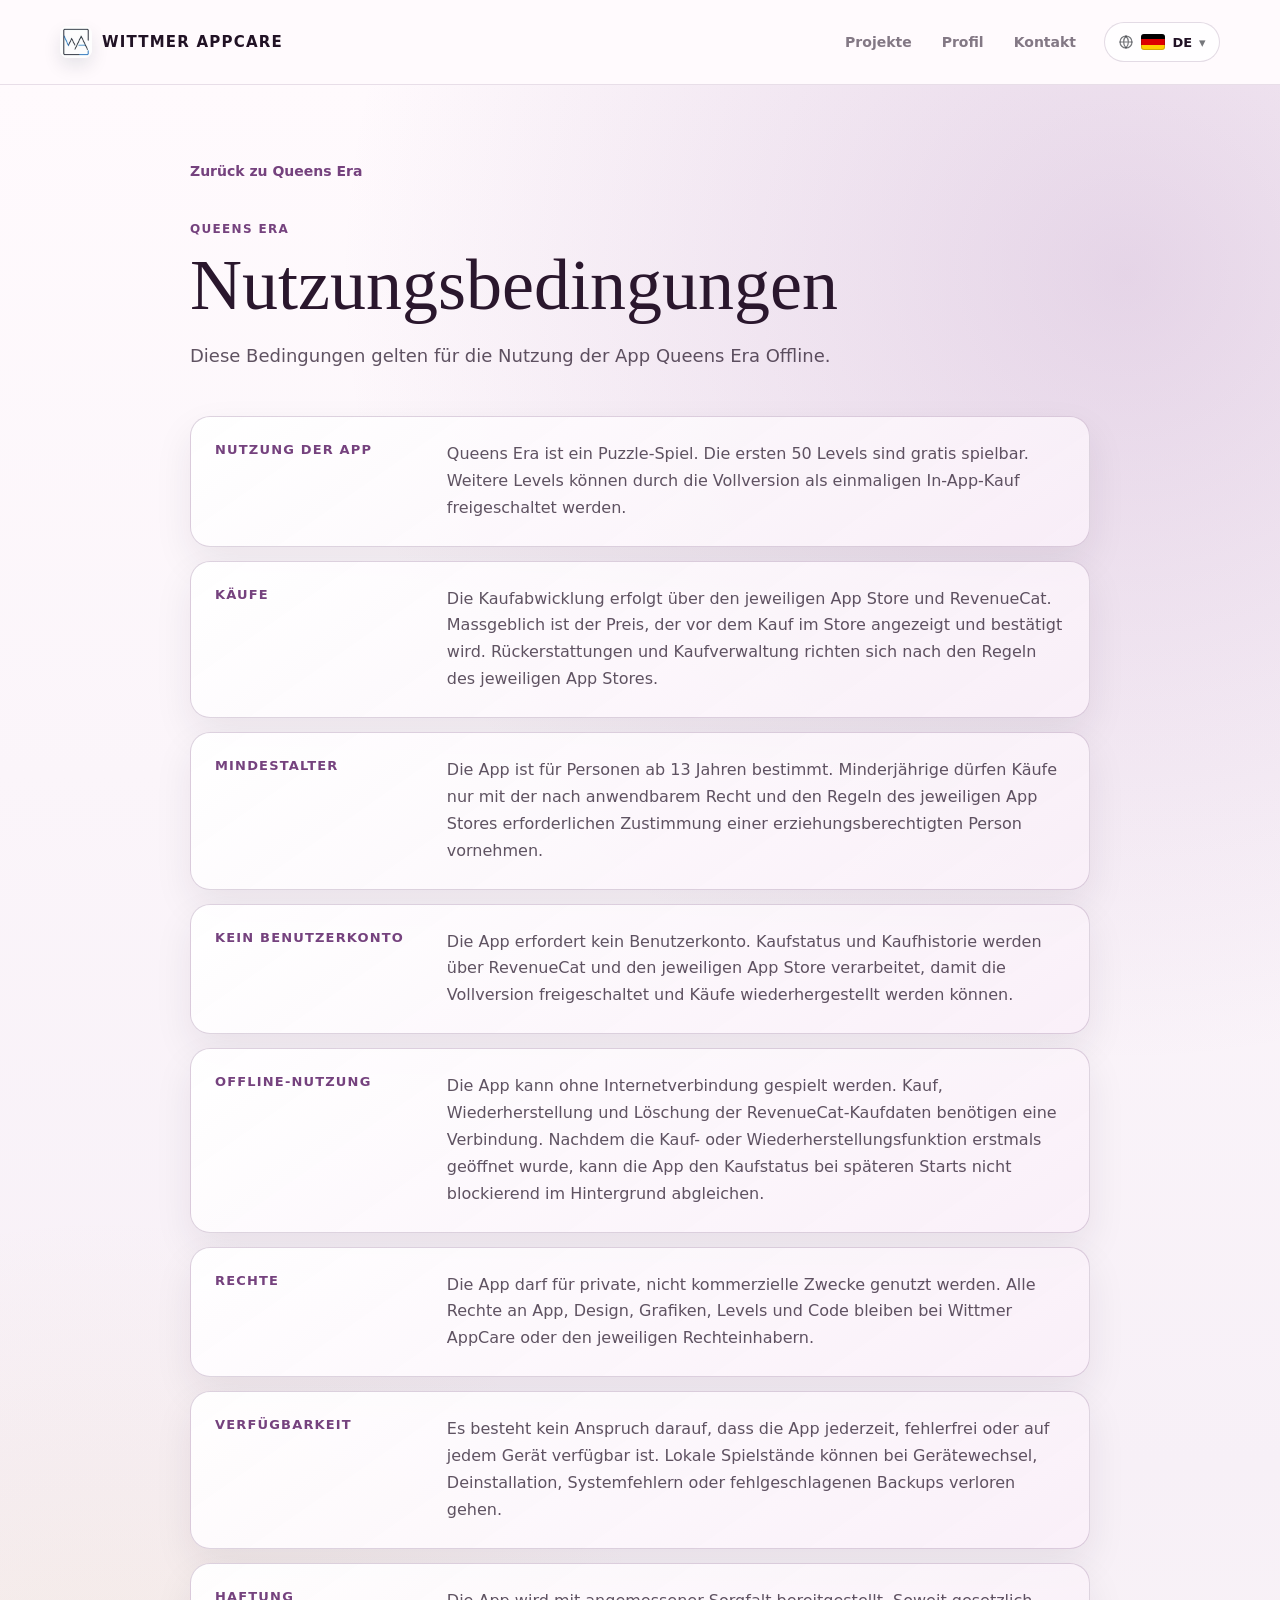
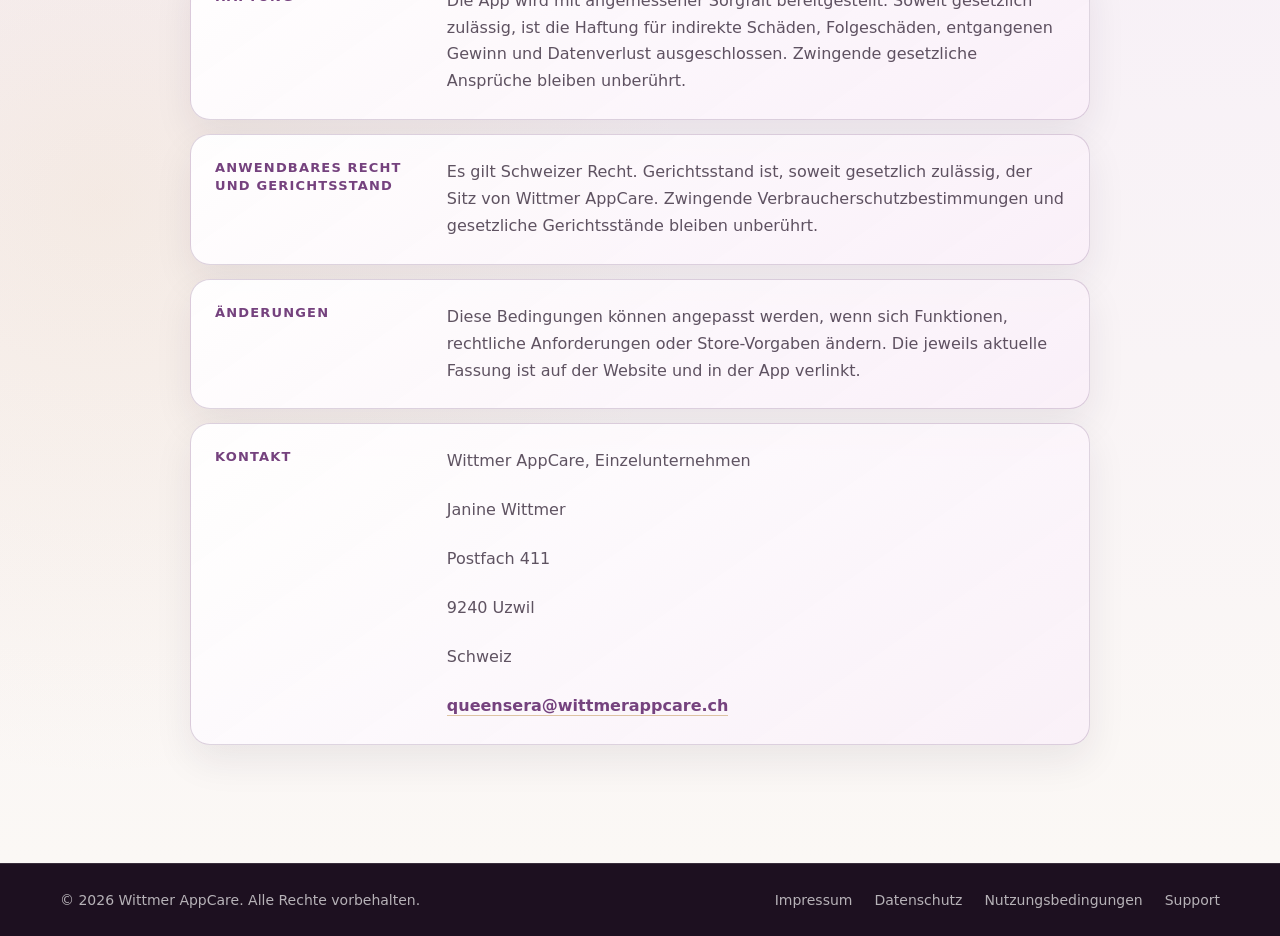
<file: queens-era/nutzungsbedingungen.html>
<!doctype html>
<html lang="de-CH" data-page-title="queensTerms.meta.title">
  <head>
    <meta charset="utf-8" />
    <meta name="viewport" content="width=device-width, initial-scale=1" />
    <title>Nutzungsbedingungen Queens Era Offline | Wittmer AppCare</title>
    <meta name="description" content="Nutzungsbedingungen für Queens Era von Wittmer AppCare." data-i18n="queensTerms.meta.description" data-i18n-attr="content" />
    <link rel="canonical" href="https://wittmerappcare.ch/queens-era/nutzungsbedingungen" />
    <link rel="alternate" hreflang="de" href="https://wittmerappcare.ch/queens-era/nutzungsbedingungen" />
    <link rel="alternate" hreflang="en" href="https://wittmerappcare.ch/queens-era/nutzungsbedingungen?lang=en" />
    <link rel="alternate" hreflang="fr" href="https://wittmerappcare.ch/queens-era/nutzungsbedingungen?lang=fr" />
    <link rel="alternate" hreflang="it" href="https://wittmerappcare.ch/queens-era/nutzungsbedingungen?lang=it" />
    <link rel="alternate" hreflang="x-default" href="https://wittmerappcare.ch/queens-era/nutzungsbedingungen" />
    <link rel="icon" href="/images/queens-era-app-icon.png?v=5" type="image/png" />
    <link rel="apple-touch-icon" href="/images/queens-era-app-icon.png?v=5" />
    <link rel="stylesheet" href="/styles.css?v=24" />
  </head>
  <body class="queens-legal-page queens-terms-page">
    <header class="site-header">
      <div class="container header-inner">
        <a class="brand" href="/" aria-label="Wittmer AppCare Startseite">
          <img class="brand-mark" src="/images/wittmer-appcare-logo-mark.webp" alt="" width="32" height="32" />
          <span>Wittmer AppCare</span>
        </a>
        <div class="header-actions">
          <button class="nav-toggle" type="button" aria-expanded="false" aria-controls="hauptnavigation" aria-label="Menü" data-i18n="nav.menu" data-i18n-attr="aria-label">
            <span class="nav-toggle-bar" aria-hidden="true"></span>
            <span class="nav-toggle-bar" aria-hidden="true"></span>
            <span class="nav-toggle-bar" aria-hidden="true"></span>
          </button>
          <nav class="nav" id="hauptnavigation" aria-label="Hauptnavigation">
            <a href="/#arbeiten" data-i18n="nav.work">Projekte</a>
            <a href="/#profil" data-i18n="nav.profile">Profil</a>
            <a href="/#kontakt" data-i18n="nav.contact">Kontakt</a>
          </nav>
          <div class="language-switcher">
            <button class="language-trigger" type="button" aria-haspopup="true" aria-expanded="false">
              <span class="language-icon" aria-hidden="true">
                <svg viewBox="0 0 24 24" width="16" height="16" focusable="false">
                  <circle cx="12" cy="12" r="9" fill="none" stroke="currentColor" stroke-width="1.8" />
                  <path d="M3 12h18M12 3c2.4 2.7 3.6 5.7 3.6 9s-1.2 6.3-3.6 9M12 3c-2.4 2.7-3.6 5.7-3.6 9s1.2 6.3 3.6 9" fill="none" stroke="currentColor" stroke-width="1.8" stroke-linecap="round" />
                </svg>
              </span>
              <span class="language-current-flag flag flag-de" aria-hidden="true"></span>
              <span class="language-current-code">DE</span>
              <span class="language-chevron" aria-hidden="true">&#9662;</span>
            </button>
            <div class="language-menu" role="menu" hidden>
              <button class="language-menu-option" type="button" role="menuitemradio" data-lang="de"><span class="flag flag-de" aria-hidden="true"></span><span>Deutsch</span></button>
              <button class="language-menu-option" type="button" role="menuitemradio" data-lang="en"><span class="flag flag-gb" aria-hidden="true"></span><span>English</span></button>
              <button class="language-menu-option" type="button" role="menuitemradio" data-lang="fr"><span class="flag flag-fr" aria-hidden="true"></span><span>Fran&ccedil;ais</span></button>
              <button class="language-menu-option" type="button" role="menuitemradio" data-lang="it"><span class="flag flag-it" aria-hidden="true"></span><span>Italiano</span></button>
            </div>
          </div>
        </div>
      </div>
    </header>

    <main class="legal-main">
      <div class="legal-page">
        <a class="back-link" href="/queens-era" data-i18n="queensTerms.back">Zurück zu Queens Era</a>
        <p class="eyebrow" data-i18n="queensTerms.kicker">Queens Era</p>
        <h1 data-i18n="queensTerms.title">Nutzungsbedingungen</h1>
        <p class="lead" data-i18n="queensTerms.lead">Diese Bedingungen gelten für die Nutzung der App Queens Era Offline.</p>

        <section class="legal-box">
          <h2 data-i18n="queensTerms.use.title">Nutzung der App</h2>
          <p data-i18n="queensTerms.use.copy">Queens Era ist ein Puzzle-Spiel. Die ersten 50 Levels sind gratis spielbar. Weitere Levels können durch die Vollversion als einmaligen In-App-Kauf freigeschaltet werden.</p>
        </section>

        <section class="legal-box">
          <h2 data-i18n="queensTerms.purchases.title">Käufe</h2>
          <p data-i18n="queensTerms.purchases.copy">Die Kaufabwicklung erfolgt über den jeweiligen App Store und RevenueCat. Massgeblich ist der Preis, der vor dem Kauf im Store angezeigt und bestätigt wird. Rückerstattungen und Kaufverwaltung richten sich nach den Regeln des jeweiligen App Stores.</p>
        </section>

        <section class="legal-box">
          <h2 data-i18n="queensTerms.age.title">Mindestalter</h2>
          <p data-i18n="queensTerms.age.copy">Die App ist für Personen ab 13 Jahren bestimmt. Minderjährige dürfen Käufe nur mit der nach anwendbarem Recht und den Regeln des jeweiligen App Stores erforderlichen Zustimmung einer erziehungsberechtigten Person vornehmen.</p>
        </section>

        <section class="legal-box">
          <h2 data-i18n="queensTerms.account.title">Kein Benutzerkonto</h2>
          <p data-i18n="queensTerms.account.copy">Die App erfordert kein Benutzerkonto. Kaufstatus und Kaufhistorie werden über RevenueCat und den jeweiligen App Store verarbeitet, damit die Vollversion freigeschaltet und Käufe wiederhergestellt werden können.</p>
        </section>

        <section class="legal-box">
          <h2 data-i18n="queensTerms.offline.title">Offline-Nutzung</h2>
          <p data-i18n="queensTerms.offline.copy">Die App kann ohne Internetverbindung gespielt werden. Kauf, Wiederherstellung und Löschung der RevenueCat-Kaufdaten benötigen eine Verbindung. Nachdem die Kauf- oder Wiederherstellungsfunktion erstmals geöffnet wurde, kann die App den Kaufstatus bei späteren Starts nicht blockierend im Hintergrund abgleichen.</p>
        </section>

        <section class="legal-box">
          <h2 data-i18n="queensTerms.rights.title">Rechte</h2>
          <p data-i18n="queensTerms.rights.copy">Die App darf für private, nicht kommerzielle Zwecke genutzt werden. Alle Rechte an App, Design, Grafiken, Levels und Code bleiben bei Wittmer AppCare oder den jeweiligen Rechteinhabern.</p>
        </section>

        <section class="legal-box">
          <h2 data-i18n="queensTerms.availability.title">Verfügbarkeit</h2>
          <p data-i18n="queensTerms.availability.copy">Es besteht kein Anspruch darauf, dass die App jederzeit, fehlerfrei oder auf jedem Gerät verfügbar ist. Lokale Spielstände können bei Gerätewechsel, Deinstallation, Systemfehlern oder fehlgeschlagenen Backups verloren gehen.</p>
        </section>

        <section class="legal-box">
          <h2 data-i18n="queensTerms.liability.title">Haftung</h2>
          <p data-i18n="queensTerms.liability.copy">Die App wird mit angemessener Sorgfalt bereitgestellt. Soweit gesetzlich zulässig, ist die Haftung für indirekte Schäden, Folgeschäden, entgangenen Gewinn und Datenverlust ausgeschlossen. Zwingende gesetzliche Ansprüche bleiben unberührt.</p>
        </section>

        <section class="legal-box">
          <h2 data-i18n="queensTerms.law.title">Anwendbares Recht und Gerichtsstand</h2>
          <p data-i18n="queensTerms.law.copy">Es gilt Schweizer Recht. Gerichtsstand ist, soweit gesetzlich zulässig, der Sitz von Wittmer AppCare. Zwingende Verbraucherschutzbestimmungen und gesetzliche Gerichtsstände bleiben unberührt.</p>
        </section>

        <section class="legal-box">
          <h2 data-i18n="queensTerms.changes.title">Änderungen</h2>
          <p data-i18n="queensTerms.changes.copy">Diese Bedingungen können angepasst werden, wenn sich Funktionen, rechtliche Anforderungen oder Store-Vorgaben ändern. Die jeweils aktuelle Fassung ist auf der Website und in der App verlinkt.</p>
        </section>

        <section class="legal-box">
          <h2 data-i18n="queensTerms.contact.title">Kontakt</h2>
          <p data-i18n="queensTerms.contact.company">Wittmer AppCare, Einzelunternehmen</p>
          <p data-i18n="queensTerms.contact.name">Janine Wittmer</p>
          <p data-i18n="queensTerms.contact.postal">Postfach 411</p>
          <p data-i18n="queensTerms.contact.city">9240 Uzwil</p>
          <p data-i18n="queensTerms.contact.country">Schweiz</p>
          <p><a href="mailto:queensera@wittmerappcare.ch">queensera@wittmerappcare.ch</a></p>
        </section>
      </div>
    </main>

    <footer class="site-footer">
      <div class="container footer-inner">
        <p data-i18n="footer.copy">&copy; 2026 Wittmer AppCare. Alle Rechte vorbehalten.</p>
        <div class="footer-links">
          <a href="/queens-era/impressum" data-i18n="footer.imprint">Impressum</a>
          <a href="/queens-era/datenschutz" data-i18n="footer.privacy">Datenschutz</a>
          <a href="/queens-era/nutzungsbedingungen" data-i18n="footer.terms">Nutzungsbedingungen</a>
          <a href="/queens-era/support" data-i18n="footer.support">Support</a>
        </div>
      </div>
    </footer>
    <script src="/i18n.js?v=35"></script>
  </body>
</html>
</file>
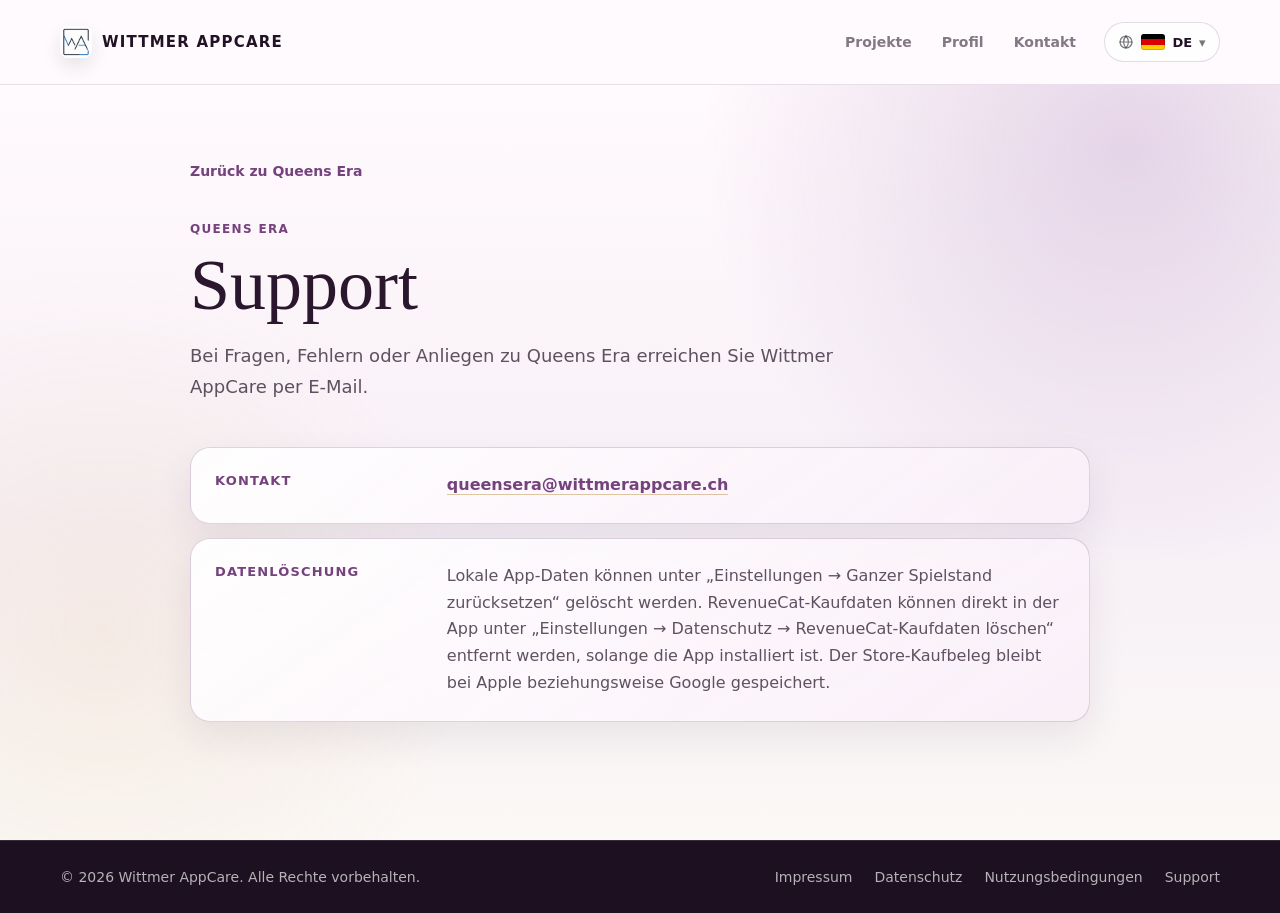
<file: queens-era/support.html>
<!doctype html>
<html lang="de-CH" data-page-title="queensSupport.meta.title">
  <head>
    <meta charset="utf-8" />
    <meta name="viewport" content="width=device-width, initial-scale=1" />
    <title>Support Queens Era Offline | Wittmer AppCare</title>
    <meta name="description" content="Support und Kontakt für Queens Era." data-i18n="queensSupport.meta.description" data-i18n-attr="content" />
    <link rel="canonical" href="https://wittmerappcare.ch/queens-era/support" />
    <link rel="alternate" hreflang="de" href="https://wittmerappcare.ch/queens-era/support" />
    <link rel="alternate" hreflang="en" href="https://wittmerappcare.ch/queens-era/support?lang=en" />
    <link rel="alternate" hreflang="fr" href="https://wittmerappcare.ch/queens-era/support?lang=fr" />
    <link rel="alternate" hreflang="it" href="https://wittmerappcare.ch/queens-era/support?lang=it" />
    <link rel="alternate" hreflang="x-default" href="https://wittmerappcare.ch/queens-era/support" />
    <link rel="icon" href="/images/queens-era-app-icon.png?v=5" type="image/png" />
    <link rel="apple-touch-icon" href="/images/queens-era-app-icon.png?v=5" />
    <link rel="stylesheet" href="/styles.css?v=24" />
  </head>
  <body class="queens-legal-page queens-support-page">
    <header class="site-header">
      <div class="container header-inner">
        <a class="brand" href="/" aria-label="Wittmer AppCare Startseite">
          <img class="brand-mark" src="/images/wittmer-appcare-logo-mark.webp" alt="" width="32" height="32" />
          <span>Wittmer AppCare</span>
        </a>
        <div class="header-actions">
          <button class="nav-toggle" type="button" aria-expanded="false" aria-controls="hauptnavigation" aria-label="Menü" data-i18n="nav.menu" data-i18n-attr="aria-label">
            <span class="nav-toggle-bar" aria-hidden="true"></span>
            <span class="nav-toggle-bar" aria-hidden="true"></span>
            <span class="nav-toggle-bar" aria-hidden="true"></span>
          </button>
          <nav class="nav" id="hauptnavigation" aria-label="Hauptnavigation">
            <a href="/#arbeiten" data-i18n="nav.work">Projekte</a>
            <a href="/#profil" data-i18n="nav.profile">Profil</a>
            <a href="/#kontakt" data-i18n="nav.contact">Kontakt</a>
          </nav>
          <div class="language-switcher">
            <button class="language-trigger" type="button" aria-haspopup="true" aria-expanded="false">
              <span class="language-icon" aria-hidden="true">
                <svg viewBox="0 0 24 24" width="16" height="16" focusable="false">
                  <circle cx="12" cy="12" r="9" fill="none" stroke="currentColor" stroke-width="1.8" />
                  <path d="M3 12h18M12 3c2.4 2.7 3.6 5.7 3.6 9s-1.2 6.3-3.6 9M12 3c-2.4 2.7-3.6 5.7-3.6 9s1.2 6.3 3.6 9" fill="none" stroke="currentColor" stroke-width="1.8" stroke-linecap="round" />
                </svg>
              </span>
              <span class="language-current-flag flag flag-de" aria-hidden="true"></span>
              <span class="language-current-code">DE</span>
              <span class="language-chevron" aria-hidden="true">&#9662;</span>
            </button>
            <div class="language-menu" role="menu" hidden>
              <button class="language-menu-option" type="button" role="menuitemradio" data-lang="de"><span class="flag flag-de" aria-hidden="true"></span><span>Deutsch</span></button>
              <button class="language-menu-option" type="button" role="menuitemradio" data-lang="en"><span class="flag flag-gb" aria-hidden="true"></span><span>English</span></button>
              <button class="language-menu-option" type="button" role="menuitemradio" data-lang="fr"><span class="flag flag-fr" aria-hidden="true"></span><span>Fran&ccedil;ais</span></button>
              <button class="language-menu-option" type="button" role="menuitemradio" data-lang="it"><span class="flag flag-it" aria-hidden="true"></span><span>Italiano</span></button>
            </div>
          </div>
        </div>
      </div>
    </header>

    <main class="legal-main">
      <div class="legal-page">
        <a class="back-link" href="/queens-era" data-i18n="queensSupport.back">Zurück zu Queens Era</a>
        <p class="eyebrow" data-i18n="queensSupport.kicker">Queens Era</p>
        <h1 data-i18n="queensSupport.title">Support</h1>
        <p class="lead" data-i18n="queensSupport.lead">Bei Fragen, Fehlern oder Anliegen zu Queens Era erreichen Sie Wittmer AppCare per E-Mail.</p>

        <section class="legal-box">
          <h2 data-i18n="queensSupport.contact.title">Kontakt</h2>
          <p><a href="mailto:queensera@wittmerappcare.ch">queensera@wittmerappcare.ch</a></p>
        </section>

        <section class="legal-box">
          <h2 data-i18n="queensSupport.deletion.title">Datenlöschung</h2>
          <p data-i18n="queensSupport.deletion.copy">Lokale App-Daten können unter „Einstellungen → Ganzer Spielstand zurücksetzen“ gelöscht werden. RevenueCat-Kaufdaten können direkt in der App unter „Einstellungen → Datenschutz → RevenueCat-Kaufdaten löschen“ entfernt werden, solange die App installiert ist. Der Store-Kaufbeleg bleibt bei Apple beziehungsweise Google gespeichert.</p>
        </section>
      </div>
    </main>

    <footer class="site-footer">
      <div class="container footer-inner">
        <p data-i18n="footer.copy">&copy; 2026 Wittmer AppCare. Alle Rechte vorbehalten.</p>
        <div class="footer-links">
          <a href="/queens-era/impressum" data-i18n="footer.imprint">Impressum</a>
          <a href="/queens-era/datenschutz" data-i18n="footer.privacy">Datenschutz</a>
          <a href="/queens-era/nutzungsbedingungen" data-i18n="footer.terms">Nutzungsbedingungen</a>
          <a href="/queens-era/support" data-i18n="footer.support">Support</a>
        </div>
      </div>
    </footer>
    <script src="/i18n.js?v=35"></script>
  </body>
</html>
</file>
<file: styles.css>
:root {
  --ink: #11151b;
  --ink-soft: rgba(17, 21, 27, 0.72);
  --ink-muted: rgba(17, 21, 27, 0.56);
  --paper: #f8fbff;
  --paper-strong: #f1f7ff;
  --white: #ffffff;
  --soft: #eaf4ff;
  --line: rgba(18, 58, 104, 0.15);
  --line-strong: rgba(18, 58, 104, 0.28);
  --accent: #126ee8;
  --accent-dark: #0b4fae;
  --deep: #101a27;
  --deep-soft: #162438;
}

* {
  box-sizing: border-box;
}

html {
  min-height: 100%;
  overflow-x: hidden;
  scroll-behavior: smooth;
}

/* Wer Bewegung im Betriebssystem abgestellt hat, bekommt weiches Scrollen und
   Uebergaenge nicht aufgezwungen - fuer manche loesen sie Schwindel aus. */
@media (prefers-reduced-motion: reduce) {
  html {
    scroll-behavior: auto;
  }

  *,
  *::before,
  *::after {
    animation-duration: 0.01ms !important;
    animation-iteration-count: 1 !important;
    transition-duration: 0.01ms !important;
    scroll-behavior: auto !important;
  }
}

body {
  margin: 0;
  min-height: 100vh;
  overflow-x: hidden;
  background: var(--paper);
  color: var(--ink);
  font-family:
    Inter, ui-sans-serif, system-ui, -apple-system, BlinkMacSystemFont, "Segoe UI",
    sans-serif;
  -webkit-font-smoothing: antialiased;
  text-rendering: optimizeLegibility;
}

a {
  color: inherit;
  text-decoration: none;
}

img {
  display: block;
  max-width: 100%;
  /* Die width/height-Attribute im HTML dienen nur als Seitenverhaeltnis gegen
     Layout-Spruenge. Ohne height:auto wirkt das height-Attribut als feste
     Hoehe, setzt aspect-ratio ausser Kraft und streckt das Bild. Regeln mit
     Klassenselektor (z.B. .product-icon) ueberschreiben das weiterhin. */
  height: auto;
}

.container {
  width: min(100% - 48px, 1160px);
  margin: 0 auto;
}

.site-header {
  position: sticky;
  top: 0;
  z-index: 20;
  border-bottom: 1px solid var(--line);
  background: rgba(248, 251, 255, 0.92);
  backdrop-filter: blur(16px);
}

.header-inner {
  display: flex;
  min-height: 84px;
  align-items: center;
  justify-content: space-between;
  gap: 22px;
}

.brand {
  display: inline-flex;
  align-items: center;
  gap: 10px;
  color: var(--ink);
  font-size: 15px;
  font-weight: 850;
  letter-spacing: 0.08em;
  text-transform: uppercase;
  white-space: nowrap;
}

.brand-mark {
  width: 32px;
  height: 32px;
  flex: 0 0 auto;
  border-radius: 8px;
  box-shadow: 0 8px 18px rgba(13, 30, 52, 0.1);
}

.header-actions {
  display: flex;
  align-items: center;
  gap: 28px;
}

.nav {
  display: flex;
  gap: 30px;
  color: var(--ink-muted);
  font-size: 14px;
  font-weight: 760;
}

.nav-toggle {
  display: none;
  width: 40px;
  height: 40px;
  flex-direction: column;
  align-items: center;
  justify-content: center;
  gap: 4px;
  border: 1px solid var(--line);
  border-radius: 999px;
  background: rgba(255, 255, 255, 0.74);
  color: var(--ink);
  cursor: pointer;
  padding: 0;
}

.nav-toggle-bar {
  display: block;
  width: 15px;
  height: 1.6px;
  border-radius: 2px;
  background: currentColor;
}

.nav a,
.footer-links a,
.back-link,
.project-link {
  transition:
    color 160ms ease,
    border-color 160ms ease,
    background 160ms ease;
}

.nav a:hover,
.footer-links a:hover {
  color: var(--accent);
}

.language-switcher {
  position: relative;
  width: 116px;
  flex: 0 0 116px;
}

.language-trigger {
  display: inline-flex;
  width: 100%;
  min-height: 40px;
  align-items: center;
  justify-content: center;
  gap: 7px;
  border: 1px solid var(--line);
  border-radius: 999px;
  background: rgba(255, 255, 255, 0.74);
  color: var(--ink);
  cursor: pointer;
  padding: 0 11px;
  font: inherit;
  font-size: 13px;
  font-weight: 850;
}

.language-trigger:hover,
.language-trigger[aria-expanded="true"] {
  border-color: rgba(18, 110, 232, 0.42);
  background: var(--white);
}

.language-icon,
.language-chevron {
  display: inline-flex;
  align-items: center;
  color: rgba(17, 21, 27, 0.58);
}

.language-icon svg {
  display: block;
}

.flag {
  display: inline-block;
  width: 24px;
  height: 16px;
  flex: 0 0 auto;
  overflow: hidden;
  border-radius: 3px;
  box-shadow: inset 0 0 0 1px rgba(17, 21, 27, 0.18);
}

.flag-de {
  background: linear-gradient(to bottom, #000 0 33.33%, #dd0000 33.33% 66.66%, #ffce00 66.66%);
}

.flag-fr {
  background: linear-gradient(to right, #0055a4 0 33.33%, #fff 33.33% 66.66%, #ef4135 66.66%);
}

.flag-it {
  background: linear-gradient(to right, #009246 0 33.33%, #fff 33.33% 66.66%, #ce2b37 66.66%);
}

.flag-gb {
  background:
    linear-gradient(27deg, transparent 44%, #fff 44% 49%, #c8102e 49% 53%, #fff 53% 58%, transparent 58%),
    linear-gradient(153deg, transparent 44%, #fff 44% 49%, #c8102e 49% 53%, #fff 53% 58%, transparent 58%),
    linear-gradient(to bottom, transparent 38%, #fff 38% 45%, #c8102e 45% 55%, #fff 55% 62%, transparent 62%),
    linear-gradient(to right, transparent 34%, #fff 34% 42%, #c8102e 42% 58%, #fff 58% 66%, transparent 66%),
    #012169;
}

.language-menu {
  position: absolute;
  top: calc(100% + 8px);
  right: 0;
  z-index: 30;
  display: grid;
  width: 178px;
  gap: 3px;
  border: 1px solid var(--line);
  border-radius: 8px;
  background: var(--white);
  padding: 6px;
  box-shadow: 0 18px 42px rgba(13, 30, 52, 0.14);
}

.language-menu[hidden] {
  display: none;
}

.language-menu-option {
  display: flex;
  width: 100%;
  min-height: 40px;
  align-items: center;
  gap: 10px;
  border: 0;
  border-radius: 6px;
  background: transparent;
  color: var(--ink);
  cursor: pointer;
  padding: 0 10px;
  font: inherit;
  font-size: 14px;
  font-weight: 800;
}

.language-menu-option:hover,
.language-menu-option.active {
  background: rgba(18, 110, 232, 0.09);
}

.hero {
  border-bottom: 1px solid var(--line);
  background:
    linear-gradient(180deg, #ffffff 0%, var(--paper) 64%),
    var(--paper);
}

.hero-layout {
  display: grid;
  grid-template-columns: minmax(0, 1.18fr) minmax(280px, 0.82fr);
  gap: clamp(36px, 7vw, 92px);
  padding: clamp(44px, 7vw, 76px) 0 34px;
}

.hero-logo-crop {
  display: block;
  width: min(100%, 760px);
  height: auto;
  margin: 0 0 clamp(34px, 6vw, 58px);
}

.hero-logo {
  width: 100%;
  height: auto;
}

.eyebrow {
  margin: 0 0 14px;
  color: var(--accent);
  font-size: 12px;
  font-weight: 900;
  letter-spacing: 0.11em;
  line-height: 1.2;
  text-transform: uppercase;
}

h1,
h2,
h3,
p {
  margin-top: 0;
}

h1 {
  max-width: 760px;
  margin-bottom: 0;
  font-family: Georgia, "Times New Roman", serif;
  font-size: clamp(50px, 8.2vw, 108px);
  font-weight: 400;
  letter-spacing: 0;
  line-height: 0.98;
}

h2 {
  margin-bottom: 0;
  font-family: Georgia, "Times New Roman", serif;
  font-size: clamp(36px, 5.2vw, 68px);
  font-weight: 400;
  letter-spacing: 0;
  line-height: 1.03;
}

h3 {
  margin-bottom: 10px;
  font-size: clamp(24px, 2.8vw, 34px);
  font-weight: 780;
  letter-spacing: 0;
  line-height: 1.12;
}

.hero-text {
  align-self: end;
  border-left: 1px solid var(--line);
  padding-left: 28px;
}

.hero-text p,
.section-intro p,
.work-row p,
.case-copy,
.profile-text,
.legal-page .lead,
.contact-layout p {
  color: var(--ink-soft);
  font-size: 18px;
  line-height: 1.72;
}

.hero-text p {
  margin-bottom: 0;
}

.hero-principles {
  display: grid;
  grid-template-columns: repeat(3, minmax(0, 1fr));
  gap: 0;
  border-top: 1px solid var(--line);
  padding: 0 0 38px;
}

.hero-principles div {
  min-height: 126px;
  border-right: 1px solid var(--line);
  padding: 24px 28px 0 0;
}

.hero-principles div + div {
  padding-left: 28px;
}

.hero-principles div:last-child {
  border-right: 0;
}

.hero-principles span {
  display: block;
  margin-bottom: 10px;
  color: var(--accent);
  font-size: 12px;
  font-weight: 900;
  letter-spacing: 0.11em;
  text-transform: uppercase;
}

.hero-principles p {
  max-width: 270px;
  margin-bottom: 0;
  color: var(--ink-soft);
  font-size: 17px;
  line-height: 1.5;
}

.section {
  padding: clamp(72px, 9vw, 104px) 0;
}

.section-intro {
  display: grid;
  grid-template-columns: minmax(160px, 0.3fr) 1fr;
  gap: 32px;
  align-items: end;
  margin-bottom: 40px;
}

.works-section {
  background: var(--white);
}

.work-index {
  border-top: 1px solid var(--line-strong);
}

.work-row {
  position: relative;
  display: grid;
  grid-template-columns: minmax(0, 1fr) minmax(164px, 0.26fr);
  gap: 34px;
  align-items: start;
  border-bottom: 1px solid var(--line);
  padding: 34px 0;
}

.work-meta,
.case-meta,
.case-facts dt {
  color: var(--accent);
  font-size: 12px;
  font-weight: 900;
  letter-spacing: 0.09em;
  line-height: 1.35;
  text-transform: uppercase;
}

.work-row p,
.work-row h3 {
  max-width: 760px;
}

.work-row p {
  margin-bottom: 0;
}

.project-title {
  display: flex;
  align-items: center;
  gap: 16px;
  margin-bottom: 12px;
}

.project-title h3 {
  margin-bottom: 0;
}

.project-icon {
  width: 56px;
  height: 56px;
  flex: 0 0 auto;
  border-radius: 14px;
  box-shadow: 0 12px 26px rgba(13, 30, 52, 0.14);
}

.project-link {
  display: inline-flex;
  margin-top: 18px;
  border-bottom: 1px solid currentColor;
  color: var(--accent-dark);
  font-size: 15px;
  font-weight: 850;
}

.work-meta {
  display: grid;
  gap: 8px;
  justify-items: end;
  color: var(--ink-muted);
  text-align: right;
}

.muted-row {
  margin: 0 -18px;
  border: 1px dashed rgba(18, 110, 232, 0.2);
  border-top: 0;
  border-radius: 0;
  background:
    linear-gradient(90deg, rgba(18, 110, 232, 0.045), rgba(18, 110, 232, 0) 62%),
    var(--white);
  padding-right: 18px;
  padding-left: 18px;
  color: rgba(17, 21, 27, 0.68);
}

.muted-row h3 {
  color: rgba(17, 21, 27, 0.74);
  font-size: clamp(22px, 2.3vw, 30px);
}

.muted-row .work-meta {
  color: rgba(18, 110, 232, 0.68);
}

.case-section {
  border-top: 1px solid var(--line);
  border-bottom: 1px solid var(--line);
  background:
    linear-gradient(180deg, var(--soft) 0%, #f4f9ff 100%);
  padding: clamp(38px, 5vw, 62px) 0;
}

.case-section .case-layout {
  align-items: center;
}

.case-section h2 {
  font-size: clamp(34px, 4.2vw, 54px);
  line-height: 1.02;
}

.case-section + .case-section {
  border-top: 0;
  background: var(--white);
}

.case-layout,
.profile-layout,
.contact-layout {
  display: grid;
  grid-template-columns: minmax(0, 0.82fr) minmax(0, 1.18fr);
  gap: clamp(34px, 7vw, 92px);
}

.case-disclosure {
  min-width: 0;
}

.work-details-slot {
  margin-top: 18px;
}

.work-details-slot:empty {
  display: none;
}

.work-details-slot .case-copy {
  max-width: 760px;
  color: #2a3038;
  font-weight: 450;
}

.work-details-slot .work-slogan {
  max-width: 760px;
  margin-bottom: 30px;
  color: var(--ink);
  font-size: clamp(34px, 4.4vw, 56px);
  font-weight: 400;
  line-height: 1.02;
}

.work-details-slot .case-facts dd {
  color: #2a3038;
}

.case-toggle {
  display: inline-flex;
  align-items: center;
  gap: 11px;
  min-height: 44px;
  color: var(--accent-dark);
  cursor: pointer;
  font-size: 15px;
  font-weight: 850;
  list-style: none;
  user-select: none;
}

.case-toggle::-webkit-details-marker {
  display: none;
}

.case-toggle::after {
  width: 8px;
  height: 8px;
  border-right: 2px solid currentColor;
  border-bottom: 2px solid currentColor;
  content: "";
  transform: translateY(-2px) rotate(45deg);
  transition: transform 180ms ease;
}

.case-toggle:hover {
  color: var(--accent);
}

.case-toggle-less {
  display: none;
}

.case-disclosure[open] .case-toggle-more {
  display: none;
}

.case-disclosure[open] .case-toggle-less {
  display: inline;
}

.case-disclosure[open] .case-toggle::after {
  transform: translateY(2px) rotate(225deg);
}

.case-disclosure[open] {
  align-self: start;
}

.case-disclosure .case-copy {
  margin-top: 28px;
}

.case-toggle:focus-visible {
  border-radius: 4px;
  outline: 3px solid rgba(18, 110, 232, 0.28);
  outline-offset: 5px;
}

.case-copy p {
  margin-bottom: 30px;
}

.case-facts {
  display: grid;
  gap: 0;
  margin: 0;
  border-top: 1px solid rgba(18, 58, 104, 0.22);
}

.case-facts div {
  display: grid;
  grid-template-columns: 150px 1fr;
  gap: 22px;
  border-bottom: 1px solid rgba(18, 58, 104, 0.16);
  padding: 18px 0;
}

.case-facts dd {
  margin: 0;
  color: var(--ink-soft);
}

.profile-section {
  background: var(--paper);
}

.profile-heading {
  display: grid;
  align-content: start;
  gap: 22px;
}

.profile-heading .eyebrow,
.profile-heading h2 {
  margin-bottom: 0;
}

.profile-photo {
  width: 150px;
  height: auto;
  float: left;
  margin: 3px 24px 12px 0;
  aspect-ratio: 1;
  border: 1px solid rgba(18, 58, 104, 0.13);
  border-radius: 999px;
  object-fit: cover;
  object-position: center 42%;
  box-shadow: 0 14px 28px rgba(13, 30, 52, 0.1);
}

.profile-text {
  border-left: 1px solid var(--line);
  padding-left: 30px;
}

.profile-text::after {
  display: table;
  clear: both;
  content: "";
}

.profile-text p:last-child {
  margin-bottom: 0;
}

.contact-section {
  background:
    linear-gradient(135deg, var(--deep) 0%, var(--deep-soft) 100%);
  color: var(--paper);
}

.contact-section .eyebrow {
  color: #7cb7ff;
}

.contact-section h2 {
  color: var(--white);
}

.contact-link {
  align-self: end;
  justify-self: start;
  border-bottom: 1px solid rgba(255, 255, 255, 0.7);
  color: var(--paper);
  font-size: clamp(25px, 3.8vw, 44px);
  font-weight: 760;
  line-height: 1.12;
}

.contact-link:hover {
  border-color: #7cb7ff;
  color: #b9d9ff;
}

.site-footer {
  border-top: 1px solid rgba(255, 255, 255, 0.12);
  background: var(--deep);
  color: rgba(255, 255, 255, 0.68);
}

.footer-inner {
  display: flex;
  align-items: center;
  justify-content: space-between;
  gap: 24px;
  padding: 28px 0;
  font-size: 14px;
}

.footer-inner p {
  margin-bottom: 0;
}

.footer-links {
  display: flex;
  flex-wrap: wrap;
  gap: 22px;
}

.legal-main {
  background:
    linear-gradient(180deg, #ffffff 0%, var(--paper) 42%),
    var(--paper);
}

.not-found-main {
  display: grid;
  min-height: calc(100vh - 84px - 75px);
  align-items: center;
  background:
    linear-gradient(180deg, #ffffff 0%, var(--paper) 60%),
    var(--paper);
}

.legal-page {
  width: min(100% - 48px, 900px);
  margin: 0 auto;
  padding: clamp(54px, 8vw, 76px) 0 clamp(76px, 10vw, 104px);
}

.back-link {
  display: inline-flex;
  margin-bottom: 42px;
  border-bottom: 1px solid transparent;
  color: var(--accent-dark);
  font-size: 14px;
  font-weight: 850;
}

.back-link:hover {
  border-color: currentColor;
}

.not-found-page {
  padding-top: 72px;
  padding-bottom: 72px;
}

.not-found-link {
  display: inline-flex;
  border-bottom: 1px solid currentColor;
  color: var(--accent-dark);
  font-size: 16px;
  font-weight: 850;
}

.not-found-link:hover {
  color: var(--accent);
}

.legal-page h1 {
  margin-bottom: 20px;
  font-size: clamp(44px, 7vw, 72px);
}

.legal-page .lead {
  max-width: 680px;
  margin-bottom: 44px;
}

.legal-box {
  display: grid;
  grid-template-columns: minmax(150px, 0.32fr) minmax(0, 1fr);
  gap: 18px 34px;
  border-top: 1px solid var(--line);
  padding: 26px 0;
}

.legal-box h2 {
  grid-column: 1;
  margin: 0;
  color: var(--accent-dark);
  font-family: Inter, ui-sans-serif, system-ui, sans-serif;
  font-size: 13px;
  font-weight: 900;
  letter-spacing: 0.09em;
  line-height: 1.35;
  text-transform: uppercase;
}

.legal-box p {
  grid-column: 2;
  margin: 0;
  color: var(--ink-soft);
  line-height: 1.68;
}

.legal-box p + p {
  margin-top: 4px;
}

.legal-box a {
  border-bottom: 1px solid rgba(18, 110, 232, 0.35);
  color: var(--accent-dark);
  font-weight: 760;
}

.legal-box a:hover {
  border-color: currentColor;
}

:focus-visible {
  outline: 2px solid var(--accent);
  outline-offset: 3px;
}

@media (max-width: 900px) {
  /* Die Hauptnavigation wandert in ein Ausklappmenue, statt ersatzlos zu
     verschwinden - sonst ist der Kontakt auf dem Telefon nur per Scrollen
     erreichbar. */
  .header-inner {
    position: relative;
  }

  .nav-toggle {
    display: inline-flex;
  }

  .nav {
    position: absolute;
    top: calc(100% + 10px);
    right: 0;
    z-index: 30;
    display: none;
    min-width: 200px;
    flex-direction: column;
    gap: 2px;
    border: 1px solid var(--line);
    border-radius: 18px;
    background: var(--white);
    padding: 8px;
    box-shadow: 0 24px 48px rgba(13, 30, 52, 0.16);
  }

  .nav[data-open="true"] {
    display: flex;
  }

  .nav a {
    border-radius: 12px;
    padding: 11px 14px;
    color: var(--ink);
    font-size: 15px;
  }

  .nav a:hover {
    background: var(--soft);
  }

  .header-actions {
    margin-left: auto;
    gap: 12px;
  }

  .hero-layout,
  .section-intro,
  .case-layout,
  .profile-layout,
  .contact-layout {
    grid-template-columns: 1fr;
  }

  .case-section .case-layout {
    gap: 22px;
  }

  .hero-text,
  .profile-text {
    border-left: 0;
    padding-left: 0;
  }

  .profile-photo {
    width: 136px;
    margin-right: 18px;
  }

  .hero-principles {
    grid-template-columns: 1fr;
    padding-bottom: 30px;
  }

  .hero-principles div,
  .hero-principles div + div {
    min-height: auto;
    border-right: 0;
    border-bottom: 1px solid var(--line);
    padding: 20px 0;
  }

  .hero-principles div:last-child {
    border-bottom: 0;
  }

  .work-row {
    grid-template-columns: minmax(0, 1fr);
  }

  .work-meta {
    justify-items: start;
    text-align: left;
  }
}

@media (max-width: 700px) {
  .container,
  .legal-page {
    width: min(100% - 28px, 1160px);
  }

  .header-inner {
    min-height: 72px;
    gap: 14px;
  }

  .brand {
    font-size: 12px;
    letter-spacing: 0.07em;
  }

  .language-switcher {
    width: 104px;
    flex-basis: 104px;
  }

  .language-trigger {
    min-height: 38px;
    gap: 6px;
    padding: 0 9px;
    font-size: 12px;
  }

  .language-menu {
    right: -2px;
    width: 168px;
  }

  .hero-layout {
    padding-top: 34px;
  }

  .hero-logo-crop {
    margin-bottom: 28px;
  }

  h1 {
    font-size: 47px;
  }

  h2 {
    font-size: 36px;
  }

  h3 {
    font-size: 25px;
  }

  .hero-text p,
  .section-intro p,
  .work-row p,
  .case-copy,
  .profile-text,
  .legal-page .lead,
  .contact-layout p {
    font-size: 16px;
    line-height: 1.66;
  }

  .hero-principles p {
    font-size: 16px;
  }

  .section {
    padding: 62px 0;
  }

  .section-intro {
    gap: 14px;
    margin-bottom: 28px;
  }

  .work-row {
    grid-template-columns: 1fr;
    gap: 14px;
    padding: 28px 0;
  }

  .work-meta {
    grid-column: auto;
  }

  .muted-row {
    border: 0;
    border-bottom: 1px solid var(--line);
    background: none;
    margin-right: 0;
    margin-left: 0;
    padding-right: 14px;
    padding-left: 14px;
  }

  .project-title {
    align-items: flex-start;
  }

  .project-icon {
    width: 50px;
    height: 50px;
    border-radius: 12px;
  }

  .case-facts div,
  .legal-box {
    grid-template-columns: 1fr;
    gap: 8px;
  }

  .legal-box h2,
  .legal-box p {
    grid-column: 1;
  }

  .legal-box p + p {
    margin-top: 0;
  }

  .contact-link {
    overflow-wrap: anywhere;
  }

  .footer-inner {
    align-items: flex-start;
    flex-direction: column;
  }
}

/* Saldocare product page */
.product-main {
  background:
    radial-gradient(circle at top left, rgba(18, 110, 232, 0.08), transparent 34%),
    linear-gradient(180deg, #ffffff 0%, var(--paper) 58%),
    var(--paper);
}

.product-hero {
  border-bottom: 1px solid var(--line);
}

.product-hero-layout {
  display: grid;
  grid-template-columns: minmax(0, 0.88fr) minmax(340px, 1.12fr);
  gap: clamp(34px, 6vw, 88px);
  align-items: end;
  padding: clamp(48px, 8vw, 86px) 0 38px;
}

.product-back {
  display: inline-flex;
  align-items: center;
  gap: 8px;
  margin-bottom: 20px;
}

.product-back::before {
  content: "\2190";
  font-size: 13px;
  line-height: 1;
}

.product-hero-copy,
.product-hero-media {
  min-width: 0;
}

.product-topline {
  display: flex;
  align-items: center;
  gap: 14px;
  margin-bottom: 18px;
}

.product-icon-wrap {
  display: inline-flex;
  align-items: center;
  justify-content: center;
}

.product-icon {
  width: 76px;
  height: 76px;
  border-radius: 18px;
  box-shadow: 0 18px 34px rgba(12, 28, 51, 0.16);
}

.product-lead {
  max-width: 34rem;
  color: var(--ink-soft);
  font-size: 18px;
  line-height: 1.72;
  margin: 0 0 22px;
}

.product-meta {
  display: flex;
  flex-wrap: wrap;
  gap: 10px;
}

.product-meta span {
  display: inline-flex;
  align-items: center;
  min-height: 38px;
  border: 1px solid rgba(18, 58, 104, 0.14);
  border-radius: 999px;
  background: rgba(255, 255, 255, 0.88);
  padding: 0 14px;
  color: var(--ink);
  font-size: 13px;
  font-weight: 760;
}

/* Die globale h1-Groesse skaliert mit der Fensterbreite. Hier steht der Titel
   aber in einer Rasterspalte, die ab etwa 1200px nicht mehr mitwaechst - der
   Text lief deshalb auf breiten Bildschirmen aus seiner Spalte und brach um.
   Die kleinere Obergrenze haelt zweiwortige Titel wie "Queens Era" einzeilig. */
.product-hero h1 {
  font-size: clamp(50px, 6.4vw, 88px);
}

.product-hero-art {
  width: 100%;
  border-radius: 26px;
  border: 1px solid rgba(18, 58, 104, 0.1);
  box-shadow: 0 28px 70px rgba(10, 24, 46, 0.16);
}

.product-main .section {
  padding: clamp(56px, 7vw, 88px) 0;
}

.product-main .section-intro {
  display: grid;
  grid-template-columns: 1fr;
  gap: 10px;
  align-items: start;
  margin-bottom: 28px;
  padding: 0;
}

.product-main .section-intro .eyebrow {
  margin-bottom: 0;
}

.product-main .section-intro h2 {
  font-size: clamp(30px, 4.1vw, 52px);
  line-height: 1.02;
  max-width: none;
  white-space: nowrap;
}

.product-grid,
.product-screenshot-grid,
.product-detail-grid {
  display: grid;
  gap: 18px;
}

.product-grid {
  grid-template-columns: repeat(3, minmax(0, 1fr));
}

.product-card,
.product-screenshot-card,
.product-detail-card,
.product-cta {
  border: 1px solid rgba(18, 58, 104, 0.12);
  border-radius: 24px;
  background: rgba(255, 255, 255, 0.94);
  box-shadow: 0 18px 42px rgba(13, 30, 52, 0.06);
}

.product-card,
.product-detail-card {
  padding: 24px;
}

.product-card h3,
.product-detail-card h3 {
  margin-bottom: 12px;
  font-size: 24px;
}

.product-card p,
.product-detail-card p,
.product-screenshot-card p {
  color: var(--ink-soft);
  font-size: 17px;
  line-height: 1.66;
  margin-bottom: 0;
}

.product-label {
  display: inline-block;
  margin-bottom: 10px;
  color: var(--accent);
  font-size: 12px;
  font-weight: 900;
  letter-spacing: 0.09em;
  text-transform: uppercase;
}

.product-number {
  display: block;
  margin-bottom: 10px;
  font-family: Georgia, "Times New Roman", serif;
  font-size: clamp(28px, 3vw, 38px);
  line-height: 1;
}

.product-screenshot-grid {
  grid-template-columns: repeat(2, minmax(0, 1fr));
}

.product-screenshot-card {
  overflow: hidden;
}

.product-screenshot-card img {
  width: 100%;
  border-bottom: 1px solid rgba(18, 58, 104, 0.1);
}

.product-screenshot-copy {
  padding: 20px 22px 22px;
}

.product-detail-grid {
  grid-template-columns: repeat(2, minmax(0, 1fr));
}

.product-cta {
  padding: clamp(28px, 5vw, 38px);
  background:
    linear-gradient(135deg, rgba(16, 26, 39, 0.98) 0%, rgba(18, 58, 104, 0.96) 100%);
  color: var(--paper);
}

.product-cta .eyebrow {
  color: #8bd6ff;
}

.product-cta h2 {
  color: var(--white);
  margin-bottom: 16px;
}

.product-cta p {
  color: rgba(255, 255, 255, 0.82);
  font-size: 17px;
  line-height: 1.68;
}

.product-cta-actions {
  display: flex;
  flex-wrap: wrap;
  gap: 16px;
  margin-top: 28px;
}

.product-cta-link {
  display: inline-flex;
  align-items: center;
  justify-content: center;
  min-height: 48px;
  border-radius: 999px;
  background: var(--white);
  padding: 0 20px;
  color: var(--deep);
  font-size: 14px;
  font-weight: 850;
}

.product-cta-secondary {
  color: rgba(255, 255, 255, 0.86);
  font-size: 14px;
  font-weight: 760;
}

.product-cta-secondary:hover {
  color: var(--white);
}

@media (max-width: 900px) {
  .product-hero-layout,
  .product-grid,
  .product-screenshot-grid,
  .product-detail-grid {
    grid-template-columns: 1fr;
  }

  .product-topline {
    margin-bottom: 18px;
  }
}

@media (max-width: 700px) {
  .product-hero-layout {
    gap: 22px;
    padding-top: 24px;
    padding-bottom: 28px;
  }

  .product-hero-copy {
    order: 1;
  }

  .product-hero-media {
    order: 2;
  }

  .product-back {
    margin-bottom: 16px;
    font-size: 13px;
  }

  .product-topline {
    gap: 12px;
    margin-bottom: 14px;
  }

  .product-icon {
    width: 52px;
    height: 52px;
    border-radius: 12px;
  }

  .product-hero h1 {
    font-size: clamp(44px, 14vw, 62px);
    line-height: 0.95;
  }

  .product-lead {
    max-width: none;
    margin-bottom: 18px;
  }

  .product-meta {
    display: grid;
    grid-template-columns: 1fr;
    justify-items: start;
    gap: 8px;
  }

  .product-meta span {
    min-height: 36px;
    padding: 0 12px;
  }

  .product-hero-art {
    border-radius: 22px;
    box-shadow: 0 22px 48px rgba(10, 24, 46, 0.14);
  }

  .product-card,
  .product-detail-card,
  .product-screenshot-copy {
    padding: 20px;
  }

  .product-main .section {
    padding: 52px 0;
  }

  .product-main .section-intro {
    gap: 8px;
    margin-bottom: 22px;
    padding: 0;
  }

  .product-main .section-intro h2 {
    font-size: 36px;
    white-space: normal;
  }

  .product-lead,
  .product-card p,
  .product-detail-card p,
  .product-screenshot-card p,
  .product-cta p {
    font-size: 16px;
    line-height: 1.62;
  }
}

/* Queens Era product page */
.queens-product-main {
  background:
    radial-gradient(circle at 88% 8%, rgba(142, 85, 157, 0.16), transparent 30%),
    linear-gradient(180deg, #fffafd 0%, #f7f0f7 58%, #fbf8f5 100%);
}

.queens-legal-page {
  --ink: #211225;
  --ink-soft: rgba(33, 18, 37, 0.72);
  --ink-muted: rgba(33, 18, 37, 0.56);
  --paper: #fbf5fa;
  --paper-strong: #f4e8f3;
  --soft: #f0e1f0;
  --line: rgba(91, 49, 99, 0.17);
  --line-strong: rgba(91, 49, 99, 0.3);
  --accent: #b78638;
  --accent-dark: #75427e;
  --deep: #1d1020;
  --deep-soft: #522c59;
}

.queens-legal-page .site-header {
  border-bottom-color: rgba(91, 49, 99, 0.14);
  background: rgba(255, 250, 253, 0.94);
}

.queens-legal-page .legal-main {
  background:
    radial-gradient(circle at 88% 8%, rgba(142, 85, 157, 0.22), transparent 32%),
    radial-gradient(circle at 8% 72%, rgba(214, 171, 92, 0.12), transparent 28%),
    linear-gradient(180deg, #fffafd 0%, #f7f0f7 58%, #fbf8f5 100%);
}

.queens-legal-page .legal-page h1 {
  color: #2a172d;
}

.queens-legal-page .legal-page .eyebrow,
.queens-legal-page .legal-box h2,
.queens-legal-page .back-link {
  color: #75427e;
}

.queens-legal-page .legal-box {
  margin-bottom: 14px;
  border: 1px solid rgba(91, 49, 99, 0.2);
  border-radius: 20px;
  background: linear-gradient(145deg, rgba(255, 255, 255, 0.94), rgba(249, 239, 248, 0.9));
  padding: 24px;
  box-shadow: 0 16px 38px rgba(42, 21, 47, 0.08);
}

.queens-legal-page .legal-box a {
  color: #75427e;
  border-color: rgba(183, 134, 56, 0.45);
}

.queens-legal-page .site-footer {
  background: #1d1020;
}

.queens-product-main .product-meta span,
.queens-product-main .product-card,
.queens-product-main .product-screenshot-card,
.queens-product-main .product-detail-card {
  border-color: rgba(71, 33, 78, 0.14);
}

.queens-product-main .product-label {
  color: #885b8f;
}

.queens-project-icon,
.queens-product-main .product-icon {
  object-fit: cover;
  background: transparent;
  box-shadow: none;
}

.queens-project-icon {
  width: 64px;
  height: 65px;
  border-radius: 16px;
}

.queens-product-main .product-icon-wrap,
.queens-product-main .product-icon {
  width: 88px;
  height: 90px;
  border-radius: 20px;
}

.queens-product-main .product-icon-wrap {
  overflow: hidden;
}

.queens-launch {
  margin-top: 30px;
}

.queens-launch-note {
  margin: 0 0 18px;
  color: #75427e;
  font-family: "Segoe Print", "Bradley Hand ITC", "Comic Sans MS", cursive;
  font-size: clamp(35px, 5vw, 56px);
  font-weight: 900;
  line-height: 1;
  letter-spacing: 0;
  text-shadow: 0 8px 24px rgba(117, 66, 126, 0.16);
  transform: rotate(-3deg);
  transform-origin: left center;
}

.queens-store-badges {
  display: flex;
  flex-wrap: wrap;
  gap: 18px;
  align-items: center;
}

.queens-store-badge {
  display: inline-flex;
  align-items: center;
  min-height: 48px;
  text-decoration: none;
}

.queens-store-badge[aria-disabled="true"] {
  cursor: default;
}

.queens-store-badge img {
  display: block;
  width: auto;
  height: 48px;
}

.queens-hero-art {
  aspect-ratio: 3 / 2;
  object-fit: cover;
}

.queens-phone-shot {
  display: flex;
  align-items: flex-start;
  justify-content: center;
  height: 610px;
  overflow: hidden;
  background:
    radial-gradient(circle at 50% 15%, rgba(201, 157, 205, 0.22), transparent 44%),
    linear-gradient(180deg, #26152a 0%, #160d19 100%);
  padding: 28px 24px 0;
}

.product-screenshot-card .queens-phone-shot img {
  width: min(78%, 310px);
  border: 1px solid rgba(255, 255, 255, 0.18);
  border-bottom: 0;
  border-radius: 28px 28px 0 0;
  box-shadow: 0 20px 46px rgba(0, 0, 0, 0.34);
}

.queens-product-cta {
  background:
    radial-gradient(circle at 85% 10%, rgba(205, 156, 205, 0.28), transparent 36%),
    linear-gradient(135deg, #1d1020 0%, #522c59 100%);
}

.queens-product-cta .eyebrow {
  color: #e6b7e7;
}

@media (max-width: 700px) {
  .queens-project-icon {
    width: 56px;
    height: 57px;
    border-radius: 14px;
  }

  .queens-product-main .product-icon-wrap,
  .queens-product-main .product-icon {
    width: 60px;
    height: 61px;
    border-radius: 14px;
  }

  .queens-launch {
    margin-top: 24px;
  }

  .queens-launch-note {
    margin-bottom: 14px;
    font-size: clamp(32px, 11vw, 44px);
  }

  .queens-store-badges {
    gap: 12px;
  }

  .queens-store-badge {
    min-height: 43px;
  }

  .queens-store-badge img {
    height: 43px;
  }

  .queens-phone-shot {
    height: 520px;
    padding-top: 22px;
  }

  .product-screenshot-card .queens-phone-shot img {
    width: min(84%, 290px);
    border-radius: 22px 22px 0 0;
  }
}
</file>
